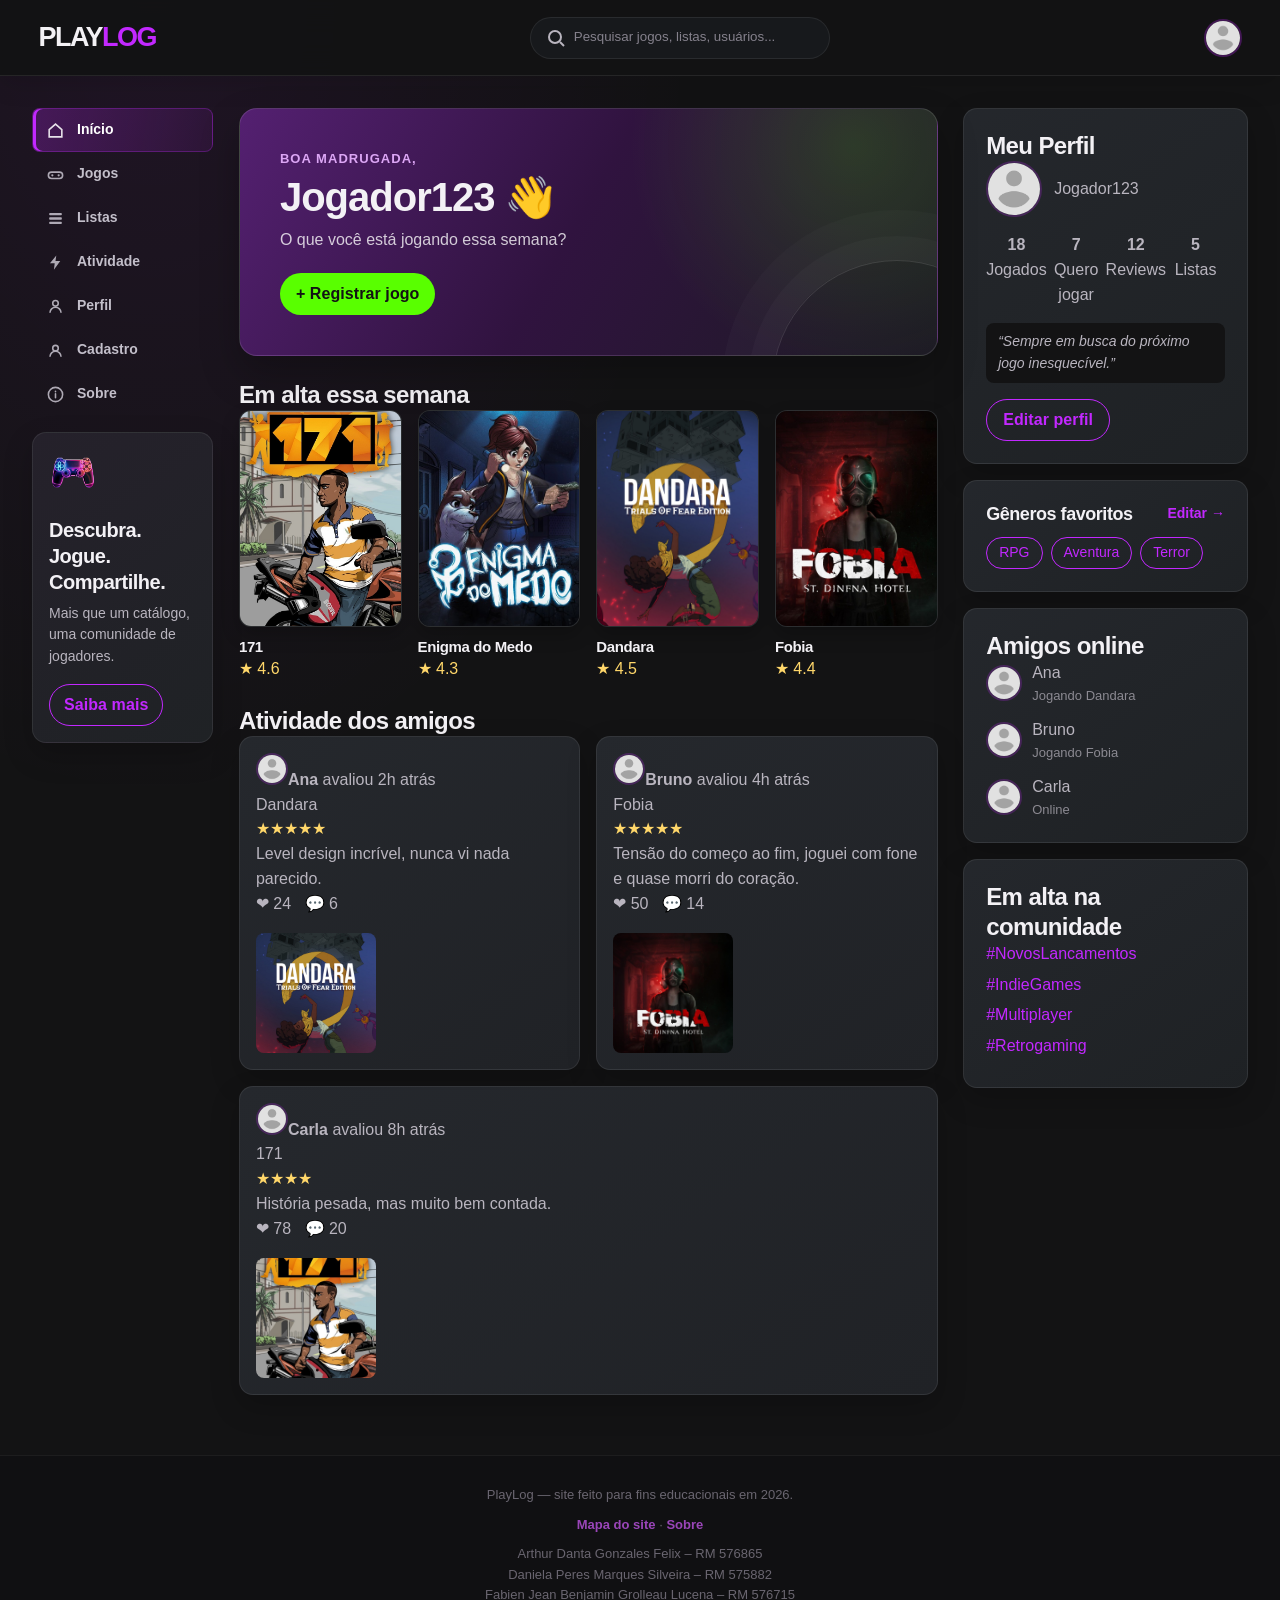
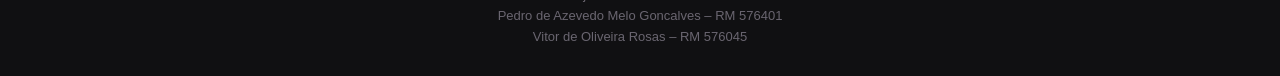
<file: index.html>
<!DOCTYPE html>
<html lang="pt-br">
<head>
  <meta charset="UTF-8">
  <meta name="viewport" content="width=device-width, initial-scale=1.0">
  <title>PlayLog - Início</title>
  <link rel="stylesheet" href="vendor/bootstrap/bootstrap.min.css">
  <link rel="stylesheet" href="css/style.css">
</head>
<body class="app-shell">

  <header class="topbar navbar navbar-dark">
    <button class="navbar-toggler d-lg-none" type="button" data-bs-toggle="offcanvas" data-bs-target="#menuLateral" aria-controls="menuLateral" aria-label="Abrir menu de navegação">
      <span class="navbar-toggler-icon"></span>
    </button>

    <a href="index.html" class="brand">
      <span class="brand-name">Play<span class="brand-accent">Log</span></span>
    </a>

    <form class="search-box" id="buscaTopo" role="search">
      <svg viewBox="0 0 20 20" class="icon" aria-hidden="true"><circle cx="9" cy="9" r="6" fill="none" stroke="currentColor" stroke-width="2"/><line x1="14" y1="14" x2="18" y2="18" stroke="currentColor" stroke-width="2"/></svg>
      <label for="campoBuscaTopo" class="visually-hidden">Pesquisar jogos</label>
      <input type="search" id="campoBuscaTopo" placeholder="Pesquisar jogos, listas, usuários...">
    </form>

    <div class="topbar-icons">
      <a href="perfil.html" class="topbar-avatar-link" aria-label="Meu perfil"><img src="assets/avatar_placeholder.png" alt="Avatar de Jogador123" class="topbar-avatar"></a>
    </div>
  </header>

  <div class="app-body container-fluid">
    <div class="row g-3">

    <div class="col-lg-3 col-xl-2 sidebar-col">
    <aside class="sidebar-left offcanvas-lg offcanvas-start" tabindex="-1" id="menuLateral" aria-labelledby="menuLateralTitulo">
      <div class="offcanvas-header d-lg-none">
        <h2 class="offcanvas-title" id="menuLateralTitulo">Menu</h2>
        <button type="button" class="btn-close btn-close-white" data-bs-dismiss="offcanvas" data-bs-target="#menuLateral" aria-label="Fechar menu"></button>
      </div>
      <div class="offcanvas-body">
      <nav aria-label="Menu lateral">
        <ul>
          <li><a href="index.html" class="active" aria-current="page">
            <svg viewBox="0 0 24 24" class="icon" aria-hidden="true"><path d="M4 11 L12 4 L20 11 V20 H4 Z" fill="none" stroke="currentColor" stroke-width="2"/></svg>
            Início
          </a></li>
          <li><a href="jogos.html">
            <svg viewBox="0 0 24 24" class="icon" aria-hidden="true"><rect x="3" y="9" width="18" height="8" rx="4" fill="none" stroke="currentColor" stroke-width="2"/><circle cx="8" cy="13" r="1.4" fill="currentColor"/><circle cx="16" cy="13" r="1.4" fill="currentColor"/></svg>
            Jogos
          </a></li>
          <li><a href="listas.html">
            <svg viewBox="0 0 24 24" class="icon" aria-hidden="true"><rect x="4" y="5" width="16" height="3" rx="1" fill="currentColor"/><rect x="4" y="10.5" width="16" height="3" rx="1" fill="currentColor"/><rect x="4" y="16" width="16" height="3" rx="1" fill="currentColor"/></svg>
            Listas
          </a></li>
          <li><a href="atividade.html">
            <svg viewBox="0 0 24 24" class="icon" aria-hidden="true"><path d="M13 3 L5 13 h6 l-1 8 8 -11 h-6 Z" fill="currentColor"/></svg>
            Atividade
          </a></li>
          <li><a href="perfil.html">
            <svg viewBox="0 0 24 24" class="icon" aria-hidden="true"><circle cx="12" cy="8" r="3.5" fill="none" stroke="currentColor" stroke-width="2"/><path d="M5 20 a7 7 0 0 1 14 0" fill="none" stroke="currentColor" stroke-width="2"/></svg>
            Perfil
          </a></li>
          <li><a href="cadastro.html">
            <svg viewBox="0 0 24 24" class="icon" aria-hidden="true"><circle cx="12" cy="9" r="3.5" fill="none" stroke="currentColor" stroke-width="2"/><path d="M5 20 a7 7 0 0 1 14 0" fill="none" stroke="currentColor" stroke-width="2"/></svg>
            Cadastro
          </a></li>
          <li><a href="sobre.html">
            <svg viewBox="0 0 24 24" class="icon" aria-hidden="true"><circle cx="12" cy="12" r="9" fill="none" stroke="currentColor" stroke-width="2"/><path d="M12 11 v5 M12 8 v0.5" fill="none" stroke="currentColor" stroke-width="2" stroke-linecap="round"/></svg>
            Sobre
          </a></li>
        </ul>
      </nav>
      <div class="side-promo">
        <img src="assets/controller.png" alt="" class="side-promo-image">
        <h2>Descubra. Jogue. Compartilhe.</h2>
        <p>Mais que um catálogo, uma comunidade de jogadores.</p>
        <a href="cadastro.html" class="cta-button btn">Saiba mais</a>
      </div>
      </div>
    </aside>
    </div>

    <main class="feed col-12 col-lg-9 col-xl-7" id="conteudo">

      <section class="welcome-banner">
        <div class="welcome-text">
          <p class="welcome-eyebrow" data-saudacao>Boa noite,</p>
          <h1><span data-usuario>Jogador123</span> <span aria-hidden="true">&#128075;</span></h1>
          <p>O que você está jogando essa semana?</p>
          <button type="button" class="cta-button cta-solid btn" data-registrar>+ Registrar jogo</button>
        </div>
      </section>

      <section class="trending" aria-labelledby="trending-title">
        <h2 id="trending-title">Em alta essa semana</h2>
        <div class="row row-cols-2 row-cols-md-4 g-3">
          <div class="col"><article class="game-card card" data-detalhes="171" role="button" tabindex="0">
            <img src="assets/171_cover.jpg" alt="Capa do jogo 171">
            <h3>171</h3>
            <p class="rating">&#9733; 4.6</p>
          </article></div>
          <div class="col"><article class="game-card card" data-detalhes="enigma-do-medo" role="button" tabindex="0">
            <img src="assets/enigma_do_medo_cover.jpg" alt="Capa do jogo Enigma do Medo">
            <h3>Enigma do Medo</h3>
            <p class="rating">&#9733; 4.3</p>
          </article></div>
          <div class="col"><article class="game-card card" data-detalhes="dandara" role="button" tabindex="0">
            <img src="assets/dandara_cover.jpeg" alt="Capa do jogo Dandara">
            <h3>Dandara</h3>
            <p class="rating">&#9733; 4.5</p>
          </article></div>
          <div class="col"><article class="game-card card" data-detalhes="fobia" role="button" tabindex="0">
            <img src="assets/fobia_cover.jpg" alt="Capa do jogo Fobia">
            <h3>Fobia</h3>
            <p class="rating">&#9733; 4.4</p>
          </article></div>
        </div>
      </section>

      <section class="activity" aria-labelledby="activity-title">
        <h2 id="activity-title">Atividade dos amigos</h2>
        <ul class="activity-list">
          <li class="activity-card">
            <div class="activity-body">
              <p class="activity-meta"><img src="assets/avatar_placeholder.png" alt="" class="activity-avatar"><strong>Ana</strong> avaliou <span class="activity-time">2h atrás</span></p>
              <p class="activity-game">Dandara</p>
              <p class="rating">&#9733;&#9733;&#9733;&#9733;&#9733;</p>
              <p class="activity-comment">Level design incrível, nunca vi nada parecido.</p>
              <p class="activity-stats">&#10084; 24 &nbsp; &#128172; 6</p>
            </div>
            <img src="assets/dandara_cover.jpeg" alt="Capa do jogo Dandara" class="activity-cover">
          </li>
          <li class="activity-card">
            <div class="activity-body">
              <p class="activity-meta"><img src="assets/avatar_placeholder.png" alt="" class="activity-avatar"><strong>Bruno</strong> avaliou <span class="activity-time">4h atrás</span></p>
              <p class="activity-game">Fobia</p>
              <p class="rating">&#9733;&#9733;&#9733;&#9733;&#9733;</p>
              <p class="activity-comment">Tensão do começo ao fim, joguei com fone e quase morri do coração.</p>
              <p class="activity-stats">&#10084; 50 &nbsp; &#128172; 14</p>
            </div>
            <img src="assets/fobia_cover.jpg" alt="Capa do jogo Fobia" class="activity-cover">
          </li>
          <li class="activity-card">
            <div class="activity-body">
              <p class="activity-meta"><img src="assets/avatar_placeholder.png" alt="" class="activity-avatar"><strong>Carla</strong> avaliou <span class="activity-time">8h atrás</span></p>
              <p class="activity-game">171</p>
              <p class="rating">&#9733;&#9733;&#9733;&#9733;</p>
              <p class="activity-comment">História pesada, mas muito bem contada.</p>
              <p class="activity-stats">&#10084; 78 &nbsp; &#128172; 20</p>
            </div>
            <img src="assets/171_cover.jpg" alt="Capa do jogo 171" class="activity-cover">
          </li>
        </ul>
      </section>

    </main>

    <aside class="sidebar-right col-12 col-xl-3" aria-label="Perfil e comunidade">

      <div class="panel profile-card">
        <h2>Meu Perfil</h2>
        <div class="profile-head">
          <img src="assets/avatar_placeholder.png" alt="Avatar de Jogador123" class="profile-avatar">
          <span class="profile-name" data-usuario>Jogador123</span>
        </div>
        <div class="profile-stats">
          <div><strong data-stat="jogados">18</strong><span>Jogados</span></div>
          <div><strong data-stat="queroJogar">7</strong><span>Quero jogar</span></div>
          <div><strong data-stat="reviews">12</strong><span>Reviews</span></div>
          <div><strong data-stat="listas">5</strong><span>Listas</span></div>
        </div>
        <p class="profile-quote">&ldquo;Sempre em busca do próximo jogo inesquecível.&rdquo;</p>
        <a href="perfil.html" class="cta-button btn">Editar perfil</a>
      </div>

      <div class="panel">
        <div class="panel-title-row">
          <h2>Gêneros favoritos</h2>
          <a href="cadastro.html" class="panel-edit-link">Editar</a>
        </div>
        <ul class="tag-list">
          <li>RPG</li>
          <li>Aventura</li>
          <li>Terror</li>
        </ul>
      </div>

      <div class="panel">
        <h2>Amigos online</h2>
        <ul class="friend-list">
          <li>
            <img src="assets/avatar_placeholder.png" alt="" class="friend-avatar">
            <div>
              <span class="friend-name">Ana</span>
              <span class="friend-status">Jogando Dandara</span>
            </div>
          </li>
          <li>
            <img src="assets/avatar_placeholder.png" alt="" class="friend-avatar">
            <div>
              <span class="friend-name">Bruno</span>
              <span class="friend-status">Jogando Fobia</span>
            </div>
          </li>
          <li>
            <img src="assets/avatar_placeholder.png" alt="" class="friend-avatar">
            <div>
              <span class="friend-name">Carla</span>
              <span class="friend-status">Online</span>
            </div>
          </li>
        </ul>
      </div>

      <div class="panel">
        <h2>Em alta na comunidade</h2>
        <ul class="hashtag-list">
          <li>#NovosLancamentos</li>
          <li>#IndieGames</li>
          <li>#Multiplayer</li>
          <li>#Retrogaming</li>
        </ul>
      </div>

    </aside>

  </div>
  </div>

  <footer class="site-footer">
    <p>PlayLog &mdash; site feito para fins educacionais em 2026.</p>

    <p class="footer-links"><a href="mapa.html">Mapa do site</a> &middot; <a href="sobre.html">Sobre</a></p>

    <p class="creditos">
      Arthur Danta Gonzales Felix &ndash; RM 576865<br>
      Daniela Peres Marques Silveira &ndash; RM 575882<br>
      Fabien Jean Benjamin Grolleau Lucena &ndash; RM 576715<br>
      Pedro de Azevedo Melo Goncalves &ndash; RM 576401<br>
      Vitor de Oliveira Rosas &ndash; RM 576045
    </p>
  </footer>

  <script src="vendor/bootstrap/bootstrap.bundle.min.js"></script>
  <script src="js/dados.js"></script>
  <script src="js/utils.js"></script>
  <script src="js/usuario.js"></script>
  <script src="js/validacao.js"></script>
  <script src="js/cards.js"></script>
  <script src="js/catalogo.js"></script>
  <script src="js/atividade.js"></script>
  <script src="js/listas.js"></script>
  <script src="js/cadastro.js"></script>
  <script src="js/main.js"></script>
</body>
</html>
</file>
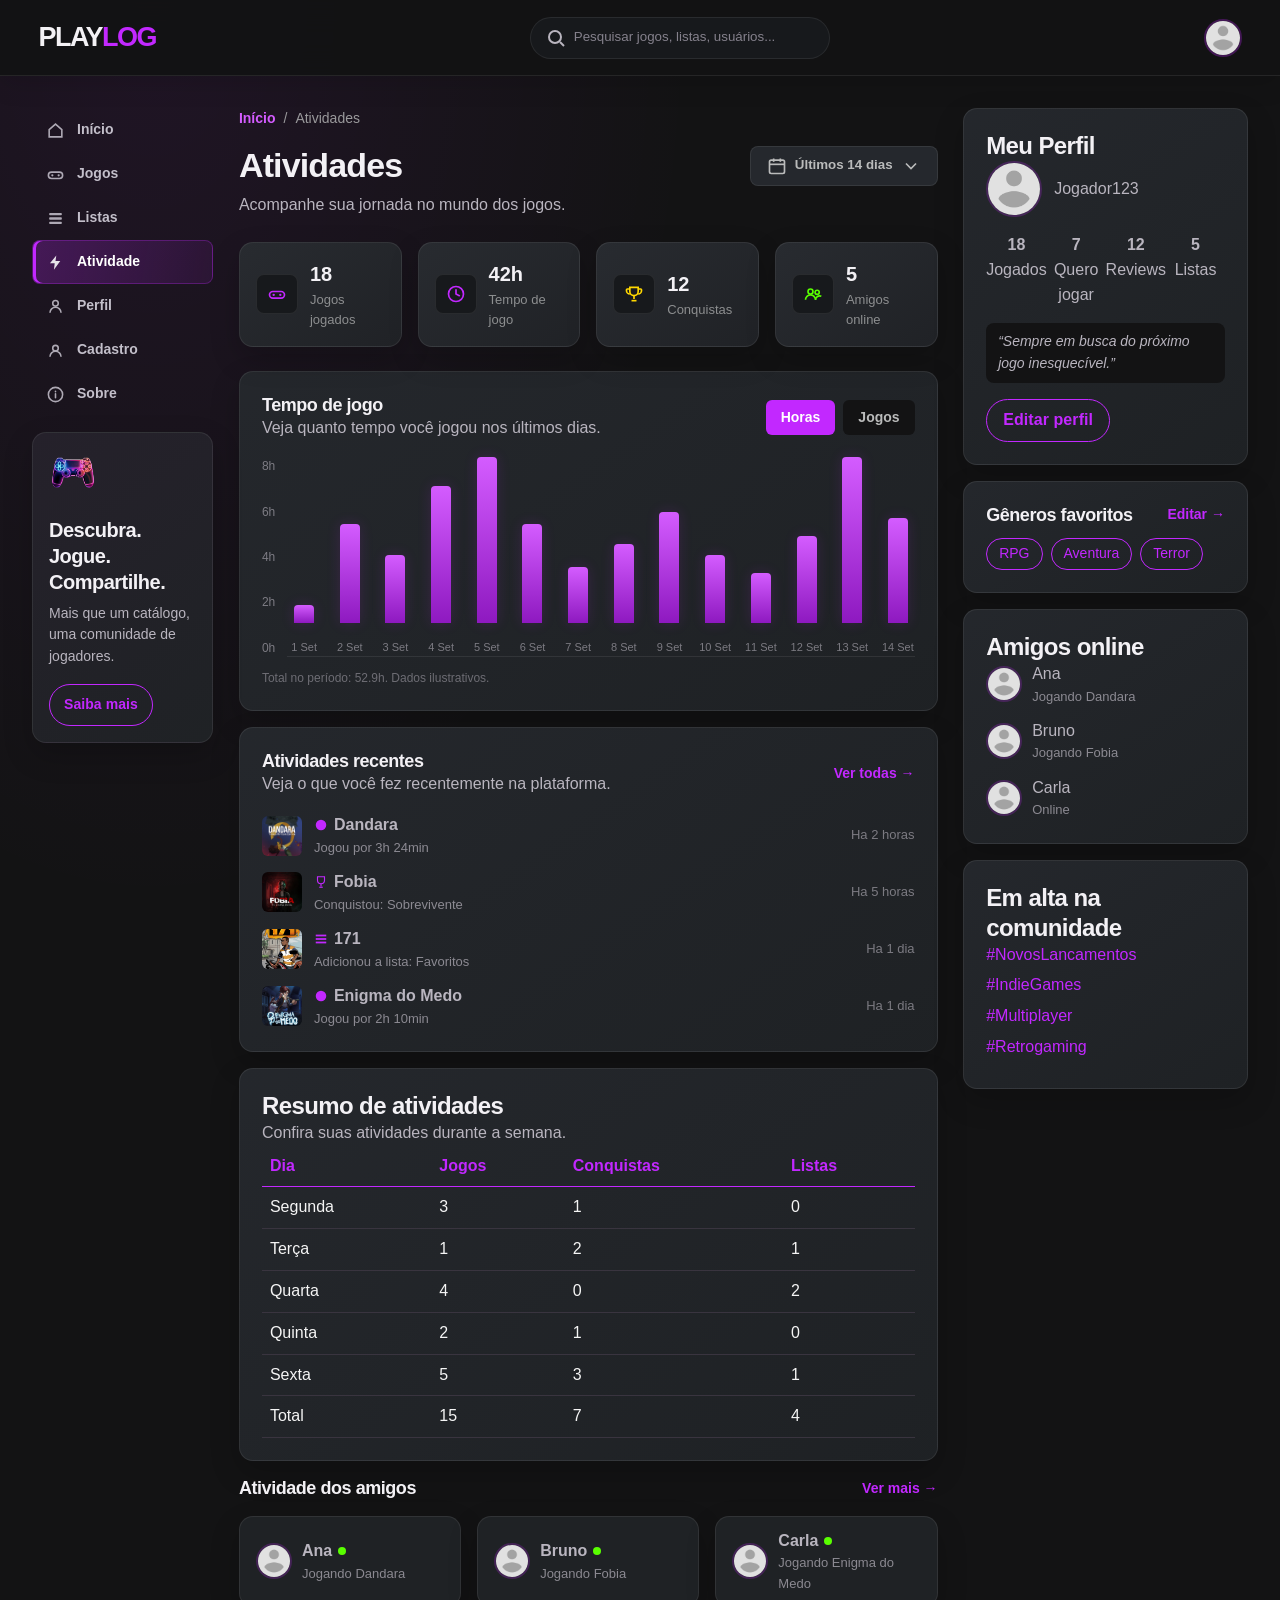
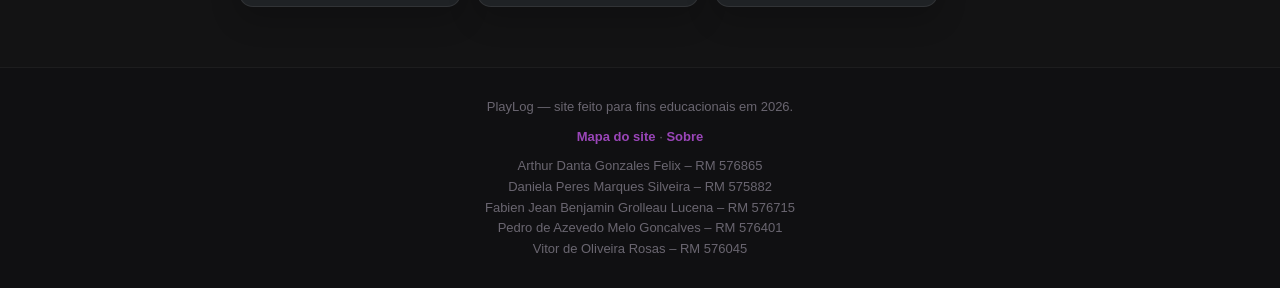
<file: atividade.html>
<!DOCTYPE html>
<html lang="pt-br">
<head>
  <meta charset="UTF-8">
  <meta name="viewport" content="width=device-width, initial-scale=1.0">
  <title>PlayLog - Atividades</title>
  <link rel="stylesheet" href="vendor/bootstrap/bootstrap.min.css">
  <link rel="stylesheet" href="css/style.css">
</head>
<body class="app-shell">

  <header class="topbar navbar navbar-dark">
    <button class="navbar-toggler d-lg-none" type="button" data-bs-toggle="offcanvas" data-bs-target="#menuLateral" aria-controls="menuLateral" aria-label="Abrir menu de navegação">
      <span class="navbar-toggler-icon"></span>
    </button>

    <a href="index.html" class="brand">
      <span class="brand-name">Play<span class="brand-accent">Log</span></span>
    </a>

    <form class="search-box" id="buscaTopo" role="search">
      <svg viewBox="0 0 20 20" class="icon" aria-hidden="true"><circle cx="9" cy="9" r="6" fill="none" stroke="currentColor" stroke-width="2"/><line x1="14" y1="14" x2="18" y2="18" stroke="currentColor" stroke-width="2"/></svg>
      <label for="campoBuscaTopo" class="visually-hidden">Pesquisar jogos</label>
      <input type="search" id="campoBuscaTopo" placeholder="Pesquisar jogos, listas, usuários...">
    </form>

    <div class="topbar-icons">
      <a href="perfil.html" class="topbar-avatar-link" aria-label="Meu perfil"><img src="assets/avatar_placeholder.png" alt="Avatar de Jogador123" class="topbar-avatar"></a>
    </div>
  </header>

  <div class="app-body container-fluid">
    <div class="row g-3">

    <div class="col-lg-3 col-xl-2 sidebar-col">
    <aside class="sidebar-left offcanvas-lg offcanvas-start" tabindex="-1" id="menuLateral" aria-labelledby="menuLateralTitulo">
      <div class="offcanvas-header d-lg-none">
        <h2 class="offcanvas-title" id="menuLateralTitulo">Menu</h2>
        <button type="button" class="btn-close btn-close-white" data-bs-dismiss="offcanvas" data-bs-target="#menuLateral" aria-label="Fechar menu"></button>
      </div>
      <div class="offcanvas-body">
      <nav aria-label="Menu lateral">
        <ul>
          <li><a href="index.html">
            <svg viewBox="0 0 24 24" class="icon" aria-hidden="true"><path d="M4 11 L12 4 L20 11 V20 H4 Z" fill="none" stroke="currentColor" stroke-width="2"/></svg>
            Início
          </a></li>
          <li><a href="jogos.html">
            <svg viewBox="0 0 24 24" class="icon" aria-hidden="true"><rect x="3" y="9" width="18" height="8" rx="4" fill="none" stroke="currentColor" stroke-width="2"/><circle cx="8" cy="13" r="1.4" fill="currentColor"/><circle cx="16" cy="13" r="1.4" fill="currentColor"/></svg>
            Jogos
          </a></li>
          <li><a href="listas.html">
            <svg viewBox="0 0 24 24" class="icon" aria-hidden="true"><rect x="4" y="5" width="16" height="3" rx="1" fill="currentColor"/><rect x="4" y="10.5" width="16" height="3" rx="1" fill="currentColor"/><rect x="4" y="16" width="16" height="3" rx="1" fill="currentColor"/></svg>
            Listas
          </a></li>
          <li><a href="atividade.html" class="active" aria-current="page">
            <svg viewBox="0 0 24 24" class="icon" aria-hidden="true"><path d="M13 3 L5 13 h6 l-1 8 8 -11 h-6 Z" fill="currentColor"/></svg>
            Atividade
          </a></li>
          <li><a href="perfil.html">
            <svg viewBox="0 0 24 24" class="icon" aria-hidden="true"><circle cx="12" cy="8" r="3.5" fill="none" stroke="currentColor" stroke-width="2"/><path d="M5 20 a7 7 0 0 1 14 0" fill="none" stroke="currentColor" stroke-width="2"/></svg>
            Perfil
          </a></li>
          <li><a href="cadastro.html">
            <svg viewBox="0 0 24 24" class="icon" aria-hidden="true"><circle cx="12" cy="9" r="3.5" fill="none" stroke="currentColor" stroke-width="2"/><path d="M5 20 a7 7 0 0 1 14 0" fill="none" stroke="currentColor" stroke-width="2"/></svg>
            Cadastro
          </a></li>
          <li><a href="sobre.html">
            <svg viewBox="0 0 24 24" class="icon" aria-hidden="true"><circle cx="12" cy="12" r="9" fill="none" stroke="currentColor" stroke-width="2"/><path d="M12 11 v5 M12 8 v0.5" fill="none" stroke="currentColor" stroke-width="2" stroke-linecap="round"/></svg>
            Sobre
          </a></li>
        </ul>
      </nav>
      <div class="side-promo">
        <img src="assets/controller.png" alt="" class="side-promo-image">
        <h2>Descubra. Jogue. Compartilhe.</h2>
        <p>Mais que um catálogo, uma comunidade de jogadores.</p>
        <a href="cadastro.html" class="cta-button">Saiba mais</a>
      </div>
      </div>
    </aside>
    </div>

    <main class="feed col-12 col-lg-9 col-xl-7" id="conteudo">
      <nav aria-label="Você está em"><ol class="breadcrumb">
        <li class="breadcrumb-item"><a href="index.html">Início</a></li>
        <li class="breadcrumb-item active" aria-current="page">Atividades</li>
      </ol></nav>


      <section class="page-header">
        <div>
          <h1>Atividades</h1>
          <p>Acompanhe sua jornada no mundo dos jogos.</p>
        </div>
        <div class="dropdown">
          <button type="button" class="dropdown-button" data-bs-toggle="dropdown" aria-expanded="false">
            <svg viewBox="0 0 24 24" class="icon" aria-hidden="true"><rect x="3" y="5" width="18" height="16" rx="2" fill="none" stroke="currentColor" stroke-width="2"/><line x1="3" y1="10" x2="21" y2="10" stroke="currentColor" stroke-width="2"/><line x1="8" y1="3" x2="8" y2="7" stroke="currentColor" stroke-width="2"/><line x1="16" y1="3" x2="16" y2="7" stroke="currentColor" stroke-width="2"/></svg>
            <span id="rotuloPeriodo">Últimos 14 dias</span>
            <svg viewBox="0 0 24 24" class="icon" aria-hidden="true"><path d="M6 9 l6 6 6 -6" fill="none" stroke="currentColor" stroke-width="2"/></svg>
          </button>
          <ul class="dropdown-menu dropdown-menu-end dropdown-menu-playlog">
            <li><button type="button" class="dropdown-item" data-periodo="7">Últimos 7 dias</button></li>
            <li><button type="button" class="dropdown-item active" data-periodo="14">Últimos 14 dias</button></li>
            <li><button type="button" class="dropdown-item" data-periodo="30">Últimos 30 dias</button></li>
          </ul>
        </div>
      </section>

      <section class="stat-cards" aria-label="Resumo de atividade">
        <div class="stat-card">
          <span class="stat-icon">
            <svg viewBox="0 0 24 24" class="icon" aria-hidden="true"><rect x="3" y="9" width="18" height="8" rx="4" fill="none" stroke="currentColor" stroke-width="2"/><circle cx="8" cy="13" r="1.4" fill="currentColor"/><circle cx="16" cy="13" r="1.4" fill="currentColor"/></svg>
          </span>
          <span>
            <strong class="stat-value" data-stat="jogados">18</strong>
            <span class="stat-label">Jogos jogados</span>
          </span>
        </div>
        <div class="stat-card">
          <span class="stat-icon">
            <svg viewBox="0 0 24 24" class="icon" aria-hidden="true"><circle cx="12" cy="12" r="9" fill="none" stroke="currentColor" stroke-width="2"/><path d="M12 7 v5 l4 2" fill="none" stroke="currentColor" stroke-width="2" stroke-linecap="round"/></svg>
          </span>
          <span>
            <strong class="stat-value">42h</strong>
            <span class="stat-label">Tempo de jogo</span>
          </span>
        </div>
        <div class="stat-card">
          <span class="stat-icon">
            <svg viewBox="0 0 24 24" class="icon" aria-hidden="true"><path d="M7 4 h10 v5 a5 5 0 0 1 -10 0 Z" fill="none" stroke="currentColor" stroke-width="2"/><path d="M7 6 H4 a1 1 0 0 0 -1 1 v1 a4 4 0 0 0 4 4" fill="none" stroke="currentColor" stroke-width="2"/><path d="M17 6 h3 a1 1 0 0 1 1 1 v1 a4 4 0 0 1 -4 4" fill="none" stroke="currentColor" stroke-width="2"/><line x1="12" y1="14" x2="12" y2="18" stroke="currentColor" stroke-width="2"/><line x1="9" y1="20" x2="15" y2="20" stroke="currentColor" stroke-width="2"/></svg>
          </span>
          <span>
            <strong class="stat-value">12</strong>
            <span class="stat-label">Conquistas</span>
          </span>
        </div>
        <div class="stat-card">
          <span class="stat-icon">
            <svg viewBox="0 0 24 24" class="icon" aria-hidden="true"><circle cx="9" cy="9" r="3" fill="none" stroke="currentColor" stroke-width="2"/><path d="M3 19 a6 6 0 0 1 12 0" fill="none" stroke="currentColor" stroke-width="2"/><circle cx="17" cy="10" r="2.5" fill="none" stroke="currentColor" stroke-width="2"/><path d="M15 19 a5 5 0 0 1 7 -4.3" fill="none" stroke="currentColor" stroke-width="2"/></svg>
          </span>
          <span>
            <strong class="stat-value">5</strong>
            <span class="stat-label">Amigos online</span>
          </span>
        </div>
      </section>

      <section class="panel chart-panel" aria-labelledby="chart-title">
        <div class="chart-header">
          <div>
            <h2 id="chart-title">Tempo de jogo</h2>
            <p>Veja quanto tempo você jogou nos últimos dias.</p>
          </div>
          <div class="chart-toggle">
            <button type="button" class="chart-toggle-btn active" data-metrica="horas" aria-pressed="true">Horas</button>
            <button type="button" class="chart-toggle-btn" data-metrica="jogos" aria-pressed="false">Jogos</button>
          </div>
        </div>

        <div class="bar-chart">
          <div class="bar-chart-axis" id="graficoEixo" aria-hidden="true"></div>
          <div class="bar-chart-plot" id="graficoPlot" role="img" aria-label="Gráfico de barras com o tempo de jogo por dia"></div>
        </div>
        <p class="chart-caption" id="legendaGrafico" aria-live="polite">Dados ilustrativos.</p>
      </section>

      <section class="panel recent-panel" aria-labelledby="recent-title">
        <div class="section-header-row">
          <div>
            <h2 id="recent-title">Atividades recentes</h2>
            <p>Veja o que você fez recentemente na plataforma.</p>
          </div>
          <a href="#" class="panel-edit-link" data-soon>Ver todas &#8594;</a>
        </div>

        <ul class="recent-list">
          <li class="recent-item">
            <img src="assets/dandara_cover.jpeg" alt="Capa do jogo Dandara" class="recent-thumb">
            <div class="recent-main">
              <p class="recent-title">
                <svg viewBox="0 0 16 16" class="dot-icon" aria-hidden="true"><circle cx="8" cy="8" r="6" fill="var(--color-purple)"/></svg>
                Dandara
              </p>
              <p class="recent-desc">Jogou por 3h 24min</p>
            </div>
            <span class="recent-time">Ha 2 horas</span>
          </li>
          <li class="recent-item">
            <img src="assets/fobia_cover.jpg" alt="Capa do jogo Fobia" class="recent-thumb">
            <div class="recent-main">
              <p class="recent-title">
                <svg viewBox="0 0 16 16" class="dot-icon" aria-hidden="true"><path d="M4 2 h8 v4 a4 4 0 0 1 -8 0 Z" fill="none" stroke="var(--color-purple)" stroke-width="1.3"/><line x1="8" y1="10" x2="8" y2="13" stroke="var(--color-purple)" stroke-width="1.3"/><line x1="6" y1="14" x2="10" y2="14" stroke="var(--color-purple)" stroke-width="1.3"/></svg>
                Fobia
              </p>
              <p class="recent-desc">Conquistou: Sobrevivente</p>
            </div>
            <span class="recent-time">Ha 5 horas</span>
          </li>
          <li class="recent-item">
            <img src="assets/171_cover.jpg" alt="Capa do jogo 171" class="recent-thumb">
            <div class="recent-main">
              <p class="recent-title">
                <svg viewBox="0 0 16 16" class="dot-icon" aria-hidden="true"><rect x="2" y="3" width="12" height="2" fill="var(--color-purple)"/><rect x="2" y="7" width="12" height="2" fill="var(--color-purple)"/><rect x="2" y="11" width="12" height="2" fill="var(--color-purple)"/></svg>
                171
              </p>
              <p class="recent-desc">Adicionou a lista: Favoritos</p>
            </div>
            <span class="recent-time">Ha 1 dia</span>
          </li>
          <li class="recent-item">
            <img src="assets/enigma_do_medo_cover.jpg" alt="Capa do jogo Enigma do Medo" class="recent-thumb">
            <div class="recent-main">
              <p class="recent-title">
                <svg viewBox="0 0 16 16" class="dot-icon" aria-hidden="true"><circle cx="8" cy="8" r="6" fill="var(--color-purple)"/></svg>
                Enigma do Medo
              </p>
              <p class="recent-desc">Jogou por 2h 10min</p>
            </div>
            <span class="recent-time">Ha 1 dia</span>
          </li>
        </ul>
      </section>
<section class="panel" aria-labelledby="matriz-title">
  <h2 id="matriz-title">Resumo de atividades</h2>
  <p>Confira suas atividades durante a semana.</p>

  <div class="table-responsive">
    <table class="table table-hover align-middle tabela-atividade">
      <thead>
        <tr>
          <th>Dia</th>
          <th>Jogos</th>
          <th>Conquistas</th>
          <th>Listas</th>
        </tr>
      </thead>
      <tbody>
      </tbody>
    </table>
  </div>
</section>
      <section class="friends-activity" aria-labelledby="friends-activity-title">
        <div class="section-header-row">
          <h2 id="friends-activity-title">Atividade dos amigos</h2>
          <a href="#" class="panel-edit-link" data-soon>Ver mais &#8594;</a>
        </div>
        <div class="friends-activity-row">
          <div class="friends-activity-card">
            <img src="assets/avatar_placeholder.png" alt="" class="friend-avatar">
            <div>
              <span class="friend-name">Ana <span class="status-dot" aria-hidden="true"></span></span>
              <span class="friend-status">Jogando Dandara</span>
            </div>
          </div>
          <div class="friends-activity-card">
            <img src="assets/avatar_placeholder.png" alt="" class="friend-avatar">
            <div>
              <span class="friend-name">Bruno <span class="status-dot" aria-hidden="true"></span></span>
              <span class="friend-status">Jogando Fobia</span>
            </div>
          </div>
          <div class="friends-activity-card">
            <img src="assets/avatar_placeholder.png" alt="" class="friend-avatar">
            <div>
              <span class="friend-name">Carla <span class="status-dot" aria-hidden="true"></span></span>
              <span class="friend-status">Jogando Enigma do Medo</span>
            </div>
          </div>
        </div>
      </section>

    </main>

    <aside class="sidebar-right col-12 col-xl-3" aria-label="Perfil e comunidade">

      <div class="panel profile-card">
        <h2>Meu Perfil</h2>
        <div class="profile-head">
          <img src="assets/avatar_placeholder.png" alt="Avatar de Jogador123" class="profile-avatar">
          <span class="profile-name" data-usuario>Jogador123</span>
        </div>
        <div class="profile-stats">
          <div><strong data-stat="jogados">18</strong><span>Jogados</span></div>
          <div><strong data-stat="queroJogar">7</strong><span>Quero jogar</span></div>
          <div><strong data-stat="reviews">12</strong><span>Reviews</span></div>
          <div><strong data-stat="listas">5</strong><span>Listas</span></div>
        </div>
        <p class="profile-quote">&ldquo;Sempre em busca do próximo jogo inesquecível.&rdquo;</p>
        <a href="cadastro.html" class="cta-button">Editar perfil</a>
      </div>

      <div class="panel">
        <div class="panel-title-row">
          <h2>Gêneros favoritos</h2>
          <a href="cadastro.html" class="panel-edit-link">Editar</a>
        </div>
        <ul class="tag-list">
          <li>RPG</li>
          <li>Aventura</li>
          <li>Terror</li>
        </ul>
      </div>

      <div class="panel">
        <h2>Amigos online</h2>
        <ul class="friend-list">
          <li>
            <img src="assets/avatar_placeholder.png" alt="" class="friend-avatar">
            <div>
              <span class="friend-name">Ana</span>
              <span class="friend-status">Jogando Dandara</span>
            </div>
          </li>
          <li>
            <img src="assets/avatar_placeholder.png" alt="" class="friend-avatar">
            <div>
              <span class="friend-name">Bruno</span>
              <span class="friend-status">Jogando Fobia</span>
            </div>
          </li>
          <li>
            <img src="assets/avatar_placeholder.png" alt="" class="friend-avatar">
            <div>
              <span class="friend-name">Carla</span>
              <span class="friend-status">Online</span>
            </div>
          </li>
        </ul>
      </div>

      <div class="panel">
        <h2>Em alta na comunidade</h2>
        <ul class="hashtag-list">
          <li>#NovosLancamentos</li>
          <li>#IndieGames</li>
          <li>#Multiplayer</li>
          <li>#Retrogaming</li>
        </ul>
      </div>

    </aside>

  </div>
  </div>

  <footer class="site-footer">
    <p>PlayLog &mdash; site feito para fins educacionais em 2026.</p>

    <p class="footer-links"><a href="mapa.html">Mapa do site</a> &middot; <a href="sobre.html">Sobre</a></p>

    <p class="creditos">
      Arthur Danta Gonzales Felix &ndash; RM 576865<br>
      Daniela Peres Marques Silveira &ndash; RM 575882<br>
      Fabien Jean Benjamin Grolleau Lucena &ndash; RM 576715<br>
      Pedro de Azevedo Melo Goncalves &ndash; RM 576401<br>
      Vitor de Oliveira Rosas &ndash; RM 576045
    </p>
  </footer>

  <script src="vendor/bootstrap/bootstrap.bundle.min.js"></script>
  <script src="js/dados.js"></script>
  <script src="js/utils.js"></script>
  <script src="js/usuario.js"></script>
  <script src="js/validacao.js"></script>
  <script src="js/cards.js"></script>
  <script src="js/catalogo.js"></script>
  <script src="js/atividade.js"></script>
  <script src="js/listas.js"></script>
  <script src="js/cadastro.js"></script>
  <script src="js/main.js"></script>
</body>
</html>
</file>
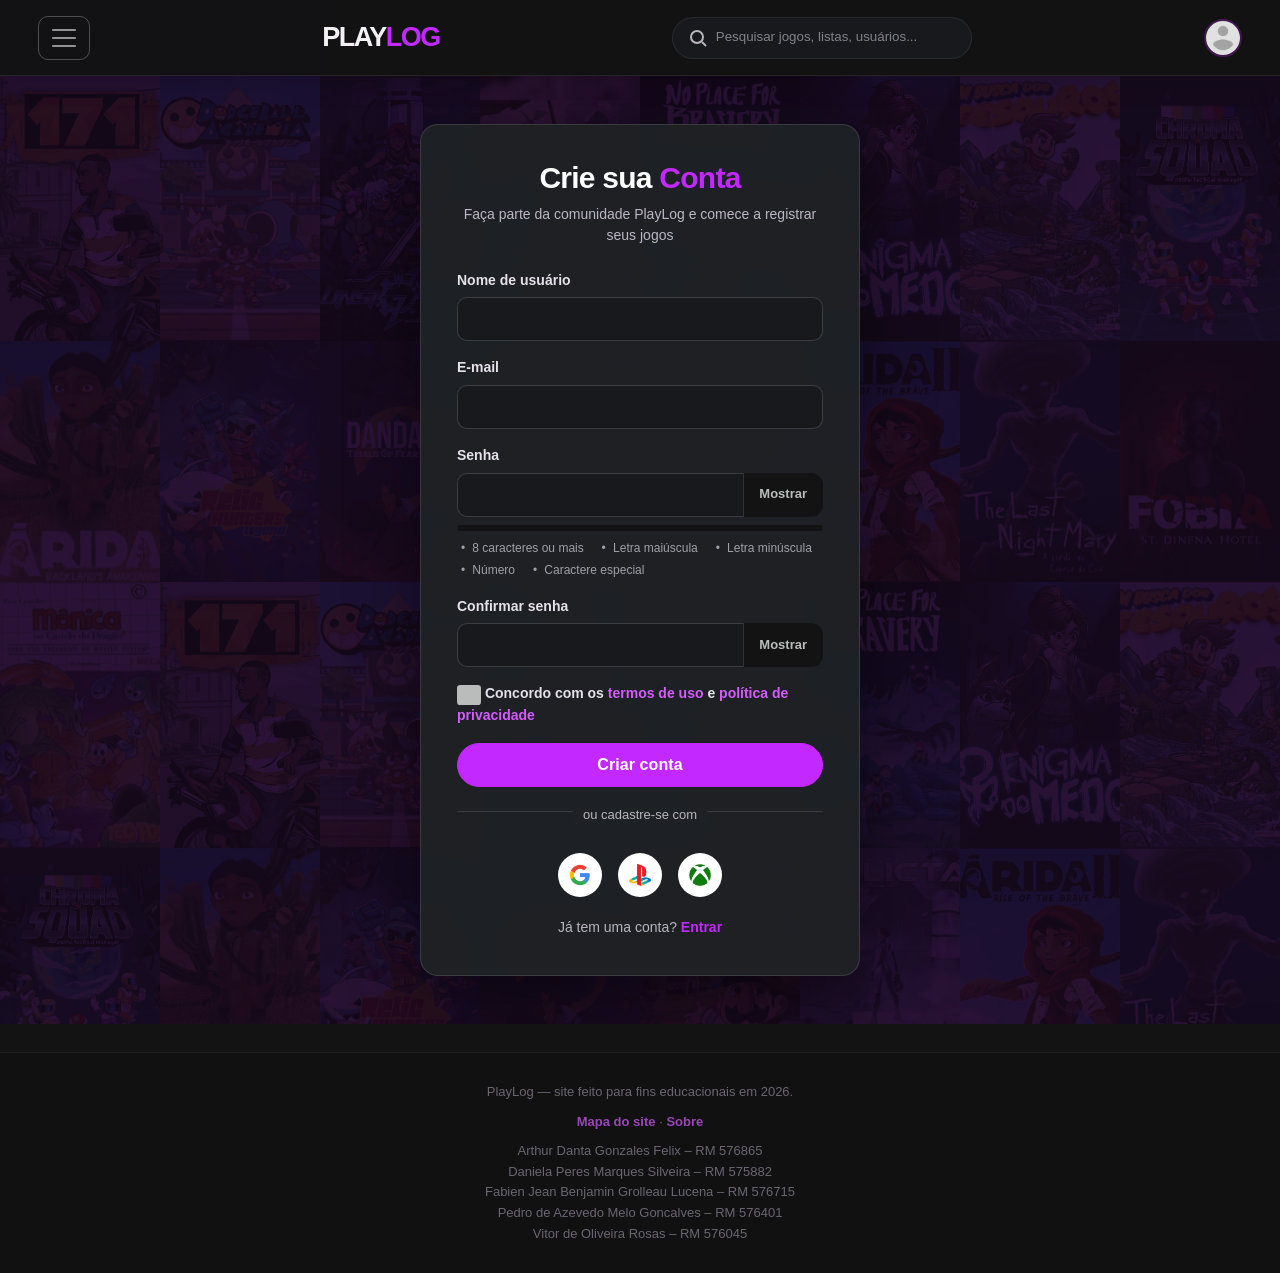
<file: cadastro.html>
<!DOCTYPE html>
<html lang="pt-br">
<head>
  <meta charset="UTF-8">
  <meta name="viewport" content="width=device-width, initial-scale=1.0">
  <title>PlayLog - Criar conta</title>
  <link rel="stylesheet" href="vendor/bootstrap/bootstrap.min.css">
  <link rel="stylesheet" href="css/style.css">
</head>
<body class="auth-shell">

  <header class="topbar navbar navbar-dark">
    <button class="navbar-toggler" type="button" data-bs-toggle="offcanvas" data-bs-target="#menuLateral" aria-controls="menuLateral" aria-label="Abrir menu de navegação">
      <span class="navbar-toggler-icon"></span>
    </button>

    <a href="index.html" class="brand">
      <span class="brand-name">Play<span class="brand-accent">Log</span></span>
    </a>

    <form class="search-box" id="buscaTopo" role="search">
      <svg viewBox="0 0 20 20" class="icon" aria-hidden="true"><circle cx="9" cy="9" r="6" fill="none" stroke="currentColor" stroke-width="2"/><line x1="14" y1="14" x2="18" y2="18" stroke="currentColor" stroke-width="2"/></svg>
      <label for="campoBuscaTopo" class="visually-hidden">Pesquisar jogos</label>
      <input type="search" id="campoBuscaTopo" placeholder="Pesquisar jogos, listas, usuários...">
    </form>

    <div class="topbar-icons">
      <a href="perfil.html" class="topbar-avatar-link" aria-label="Meu perfil"><img src="assets/avatar_placeholder.png" alt="Avatar de Jogador123" class="topbar-avatar"></a>
    </div>
  </header>

    <aside class="sidebar-left offcanvas offcanvas-start" tabindex="-1" id="menuLateral" aria-labelledby="menuLateralTitulo">
    <div class="offcanvas-header">
      <h2 class="offcanvas-title" id="menuLateralTitulo">Menu</h2>
      <button type="button" class="btn-close btn-close-white" data-bs-dismiss="offcanvas" aria-label="Fechar menu"></button>
    </div>
    <div class="offcanvas-body">
      <nav aria-label="Menu lateral">
        <ul>
          <li><a href="index.html">
            <svg viewBox="0 0 24 24" class="icon" aria-hidden="true"><path d="M4 11 L12 4 L20 11 V20 H4 Z" fill="none" stroke="currentColor" stroke-width="2"/></svg>
            Início
          </a></li>
          <li><a href="jogos.html">
            <svg viewBox="0 0 24 24" class="icon" aria-hidden="true"><rect x="3" y="9" width="18" height="8" rx="4" fill="none" stroke="currentColor" stroke-width="2"/><circle cx="8" cy="13" r="1.4" fill="currentColor"/><circle cx="16" cy="13" r="1.4" fill="currentColor"/></svg>
            Jogos
          </a></li>
          <li><a href="listas.html">
            <svg viewBox="0 0 24 24" class="icon" aria-hidden="true"><rect x="4" y="5" width="16" height="3" rx="1" fill="currentColor"/><rect x="4" y="10.5" width="16" height="3" rx="1" fill="currentColor"/><rect x="4" y="16" width="16" height="3" rx="1" fill="currentColor"/></svg>
            Listas
          </a></li>
          <li><a href="atividade.html">
            <svg viewBox="0 0 24 24" class="icon" aria-hidden="true"><path d="M13 3 L5 13 h6 l-1 8 8 -11 h-6 Z" fill="currentColor"/></svg>
            Atividade
          </a></li>
          <li><a href="perfil.html">
            <svg viewBox="0 0 24 24" class="icon" aria-hidden="true"><circle cx="12" cy="8" r="3.5" fill="none" stroke="currentColor" stroke-width="2"/><path d="M5 20 a7 7 0 0 1 14 0" fill="none" stroke="currentColor" stroke-width="2"/></svg>
            Perfil
          </a></li>
          <li><a href="cadastro.html" class="active" aria-current="page">
            <svg viewBox="0 0 24 24" class="icon" aria-hidden="true"><circle cx="12" cy="9" r="3.5" fill="none" stroke="currentColor" stroke-width="2"/><path d="M5 20 a7 7 0 0 1 14 0" fill="none" stroke="currentColor" stroke-width="2"/></svg>
            Cadastro
          </a></li>
          <li><a href="sobre.html">
            <svg viewBox="0 0 24 24" class="icon" aria-hidden="true"><circle cx="12" cy="12" r="9" fill="none" stroke="currentColor" stroke-width="2"/><path d="M12 11 v5 M12 8 v0.5" fill="none" stroke="currentColor" stroke-width="2" stroke-linecap="round"/></svg>
            Sobre
          </a></li>
        </ul>
      </nav>
      <div class="side-promo">
        <img src="assets/controller.png" alt="" class="side-promo-image">
        <h2>Descubra. Jogue. Compartilhe.</h2>
        <p>Mais que um catálogo, uma comunidade de jogadores.</p>
        <a href="cadastro.html" class="cta-button">Saiba mais</a>
      </div>
    </div>
  </aside>

  <main class="auth-main" id="conteudo">
    <div class="auth-backdrop" aria-hidden="true">
      <div class="cover-collage">
        <img src="assets/171_cover.jpg" alt="">
        <img src="assets/dodgeball_cover.jpeg" alt="">
        <img src="assets/unsighted_cover.jpeg" alt="">
        <img src="assets/9kings_cover.jpeg" alt="">
        <img src="assets/no_place_for_bravery_cover.jpeg" alt="">
        <img src="assets/enigma_do_medo_cover.jpg" alt="">
        <img src="assets/em_busca_dos_tesouros_cover.jpeg" alt="">
        <img src="assets/chroma_squad_cover.jpeg" alt="">
        <img src="assets/arida_cover.jpeg" alt="">
        <img src="assets/relic_hunters_cover.jpeg" alt="">
        <img src="assets/dandara_cover.jpeg" alt="">
        <img src="assets/gaucho_cover.jpeg" alt="">
        <img src="assets/relicta_cover.jpeg" alt="">
        <img src="assets/arida2_cover.jpeg" alt="">
        <img src="assets/the_last_night_mary_cover.jpeg" alt="">
        <img src="assets/fobia_cover.jpg" alt="">
        <img src="assets/monica_cover.jpeg" alt="">
        <img src="assets/171_cover.jpg" alt="">
        <img src="assets/dodgeball_cover.jpeg" alt="">
        <img src="assets/unsighted_cover.jpeg" alt="">
        <img src="assets/9kings_cover.jpeg" alt="">
        <img src="assets/no_place_for_bravery_cover.jpeg" alt="">
        <img src="assets/enigma_do_medo_cover.jpg" alt="">
        <img src="assets/em_busca_dos_tesouros_cover.jpeg" alt="">
        <img src="assets/chroma_squad_cover.jpeg" alt="">
        <img src="assets/arida_cover.jpeg" alt="">
        <img src="assets/relic_hunters_cover.jpeg" alt="">
        <img src="assets/dandara_cover.jpeg" alt="">
        <img src="assets/gaucho_cover.jpeg" alt="">
        <img src="assets/relicta_cover.jpeg" alt="">
        <img src="assets/arida2_cover.jpeg" alt="">
        <img src="assets/the_last_night_mary_cover.jpeg" alt="">
      </div>
    </div>

    <div class="auth-card">
      <h1>Crie sua <span class="brand-accent">Conta</span></h1>
      <p class="auth-subtitle">Faça parte da comunidade PlayLog e comece a registrar seus jogos</p>

      <form class="auth-form" id="formCadastro" action="sucesso.html" method="get" novalidate>
        <div class="form-field">
          <label for="usuario">Nome de usuário</label>
          <input
            type="text"
            class="form-control"
            id="usuario"
            name="usuario"
            required
            minlength="3"
            maxlength="30"
            pattern="[A-Za-z0-9_\.]+"
            data-rotulo="O nome de usuário"
            title="Use apenas letras, números, ponto ou underline (3 a 30 caracteres)."
            autocomplete="username">
          <div class="invalid-feedback"></div>
        </div>

        <div class="form-field">
          <label for="email">E-mail</label>
          <input
            type="email"
            class="form-control"
            id="email"
            name="email"
            required
            data-rotulo="O e-mail"
            autocomplete="email">
          <div class="invalid-feedback"></div>
        </div>

        <div class="form-field">
          <label for="senha">Senha</label>
          <div class="input-group">
            <input
              type="password"
              class="form-control"
              id="senha"
              name="senha"
              required
              minlength="8"
              pattern="(?=.*[a-z])(?=.*[A-Z])(?=.*\d)(?=.*[^A-Za-z0-9]).{8,}"
              data-rotulo="A senha"
              title="Mínimo de 8 caracteres, com letra maiúscula, minúscula, número e caractere especial."
              autocomplete="new-password"
              aria-describedby="requisitosSenha">
            <button type="button" class="mostrar-senha" data-mostrar-senha="senha" aria-pressed="false">Mostrar</button>
          </div>
          <div class="invalid-feedback"></div>
          <div class="progress progress-playlog" role="progressbar" aria-label="Força da senha" aria-valuemin="0" aria-valuemax="100" aria-valuenow="0">
            <div class="progress-bar" id="forcaBarra" style="width: 0%"></div>
          </div>
          <ul class="requisitos-senha" id="requisitosSenha">
            <li data-req="tamanho"><span class="marca" aria-hidden="true">&bull;</span> 8 caracteres ou mais</li>
            <li data-req="maiuscula"><span class="marca" aria-hidden="true">&bull;</span> Letra maiúscula</li>
            <li data-req="minuscula"><span class="marca" aria-hidden="true">&bull;</span> Letra minúscula</li>
            <li data-req="numero"><span class="marca" aria-hidden="true">&bull;</span> Número</li>
            <li data-req="especial"><span class="marca" aria-hidden="true">&bull;</span> Caractere especial</li>
          </ul>
        </div>

        <div class="form-field">
          <label for="confirmar-senha">Confirmar senha</label>
          <div class="input-group">
            <input
              type="password"
              class="form-control"
              id="confirmar-senha"
              name="confirmar_senha"
              required
              minlength="8"
              data-rotulo="A confirmação de senha"
              autocomplete="new-password">
            <button type="button" class="mostrar-senha" data-mostrar-senha="confirmar-senha" aria-pressed="false">Mostrar</button>
          </div>
          <div class="invalid-feedback"></div>
        </div>

        <div class="form-field">
  <label class="checkbox-row">
    <input type="checkbox" class="form-check-input" id="termos" name="termos" value="aceito" required data-rotulo="Os termos">

    <span>
      Concordo com os
      <a href="termos.html" target="_blank">termos de uso</a>
      e
      <a href="privacidade.html" target="_blank">política de privacidade</a>
    </span>
  </label>

  <div class="invalid-feedback"></div>
</div>

        <button type="submit" class="auth-submit btn">Criar conta</button>
      </form>

      <div class="auth-divider"><span>ou cadastre-se com</span></div>

      <div class="auth-social-row">
        <button type="button" class="social-button" data-rede-social="Google" aria-label="Cadastrar com Google">
          <img src="assets/google_logo.png" alt="">
        </button>
        <button type="button" class="social-button" data-rede-social="PlayStation" aria-label="Cadastrar com PlayStation">
          <img src="assets/playstation_logo.png" alt="">
        </button>
        <button type="button" class="social-button" data-rede-social="Xbox" aria-label="Cadastrar com Xbox">
          <img src="assets/xbox_logo.png" alt="">
        </button>
      </div>

      <p class="auth-footer-link">Já tem uma conta? <a href="#" id="abrirLogin">Entrar</a></p>
    </div>
  </main>

  <footer class="site-footer">
    <p>PlayLog &mdash; site feito para fins educacionais em 2026.</p>

    <p class="footer-links"><a href="mapa.html">Mapa do site</a> &middot; <a href="sobre.html">Sobre</a></p>

    <p class="creditos">
      Arthur Danta Gonzales Felix &ndash; RM 576865<br>
      Daniela Peres Marques Silveira &ndash; RM 575882<br>
      Fabien Jean Benjamin Grolleau Lucena &ndash; RM 576715<br>
      Pedro de Azevedo Melo Goncalves &ndash; RM 576401<br>
      Vitor de Oliveira Rosas &ndash; RM 576045
    </p>
  </footer>

  <script src="vendor/bootstrap/bootstrap.bundle.min.js"></script>
  <script src="js/dados.js"></script>
  <script src="js/utils.js"></script>
  <script src="js/usuario.js"></script>
  <script src="js/validacao.js"></script>
  <script src="js/cards.js"></script>
  <script src="js/catalogo.js"></script>
  <script src="js/atividade.js"></script>
  <script src="js/listas.js"></script>
  <script src="js/cadastro.js"></script>
  <script src="js/main.js"></script>
</body>
</html>
</file>
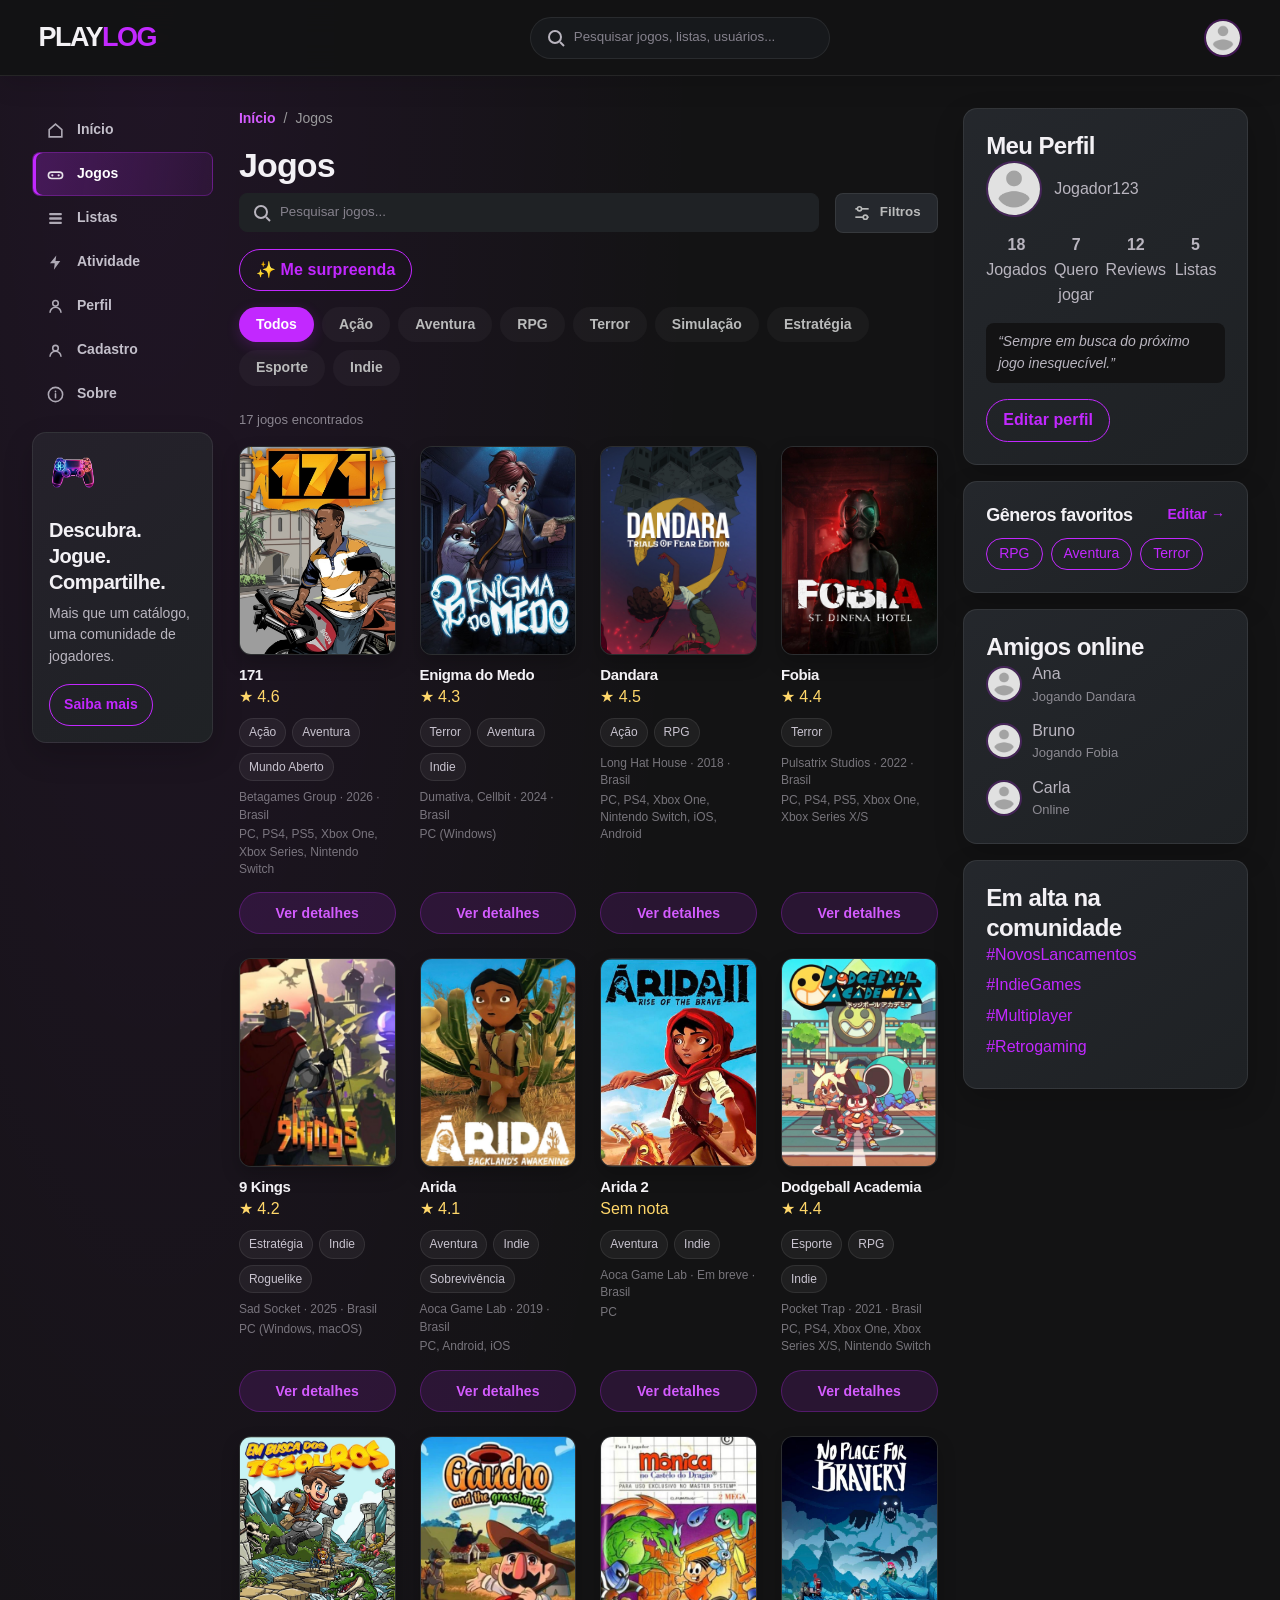
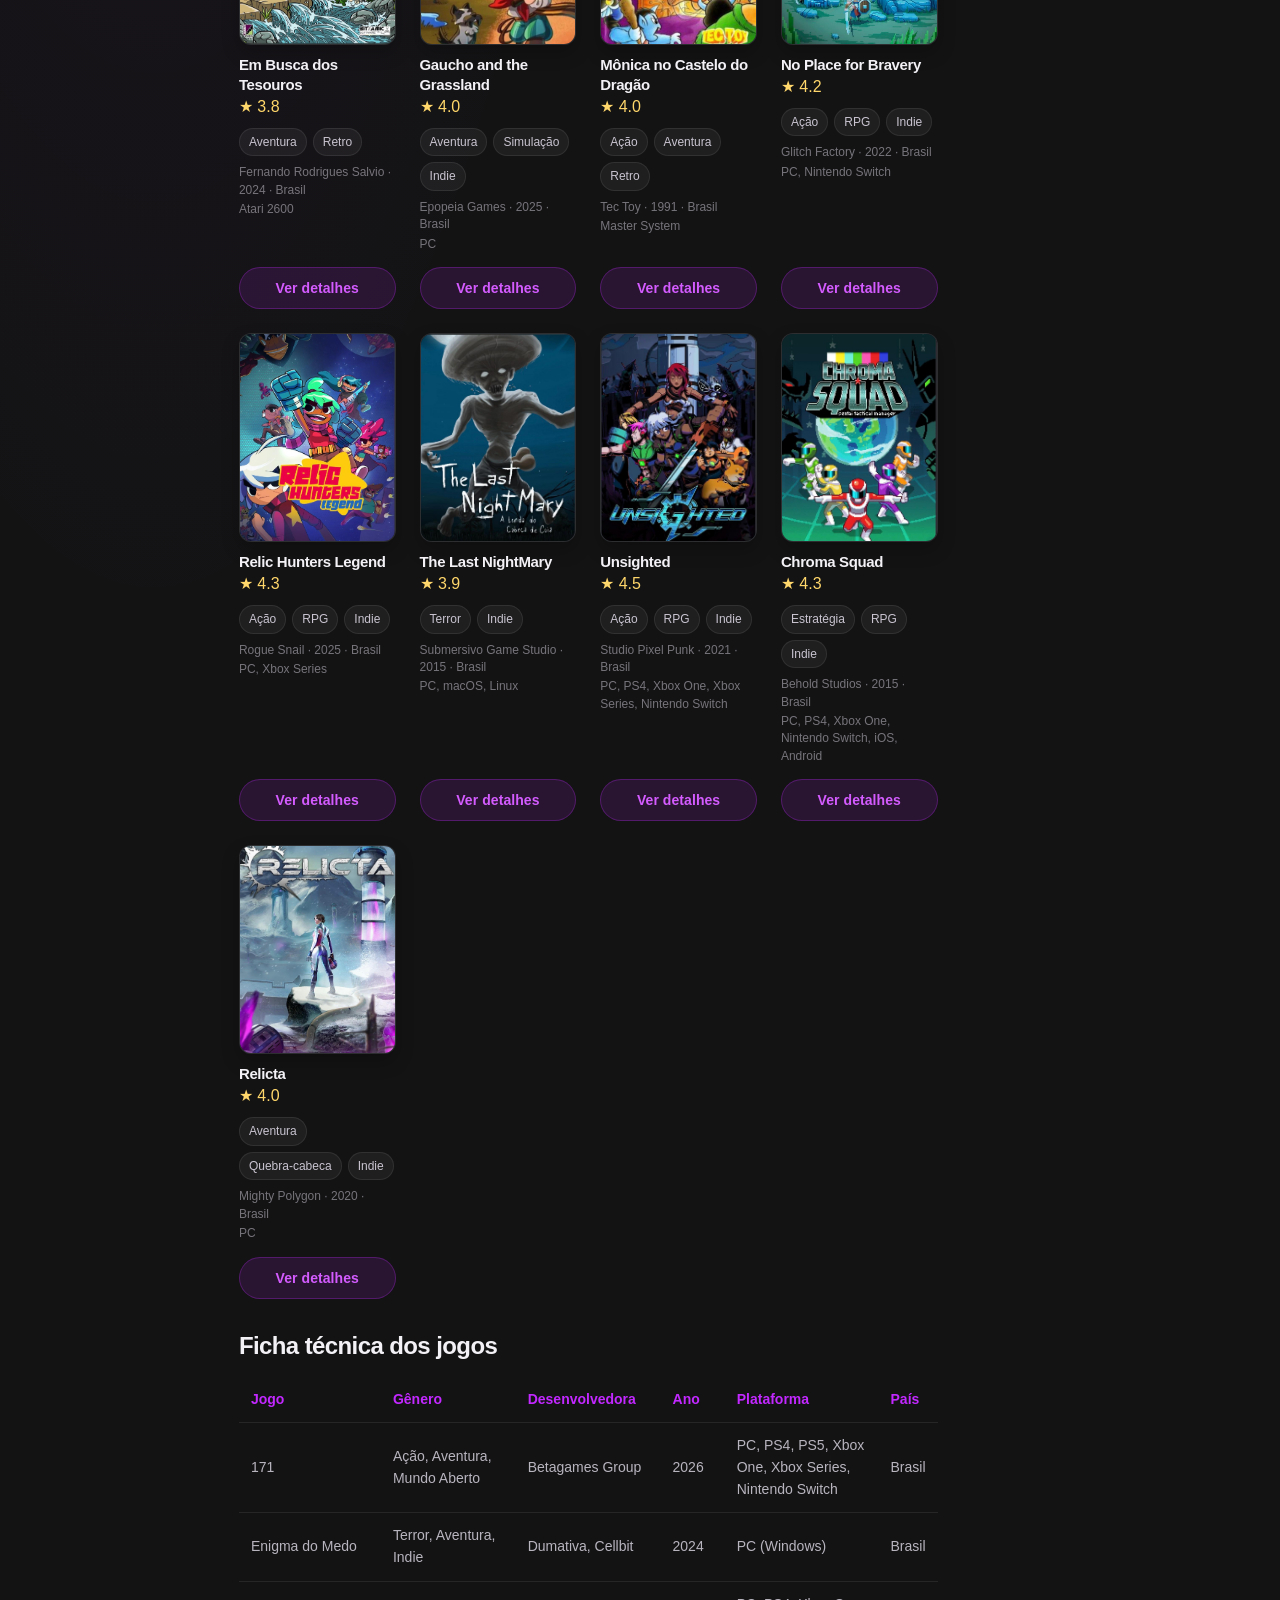
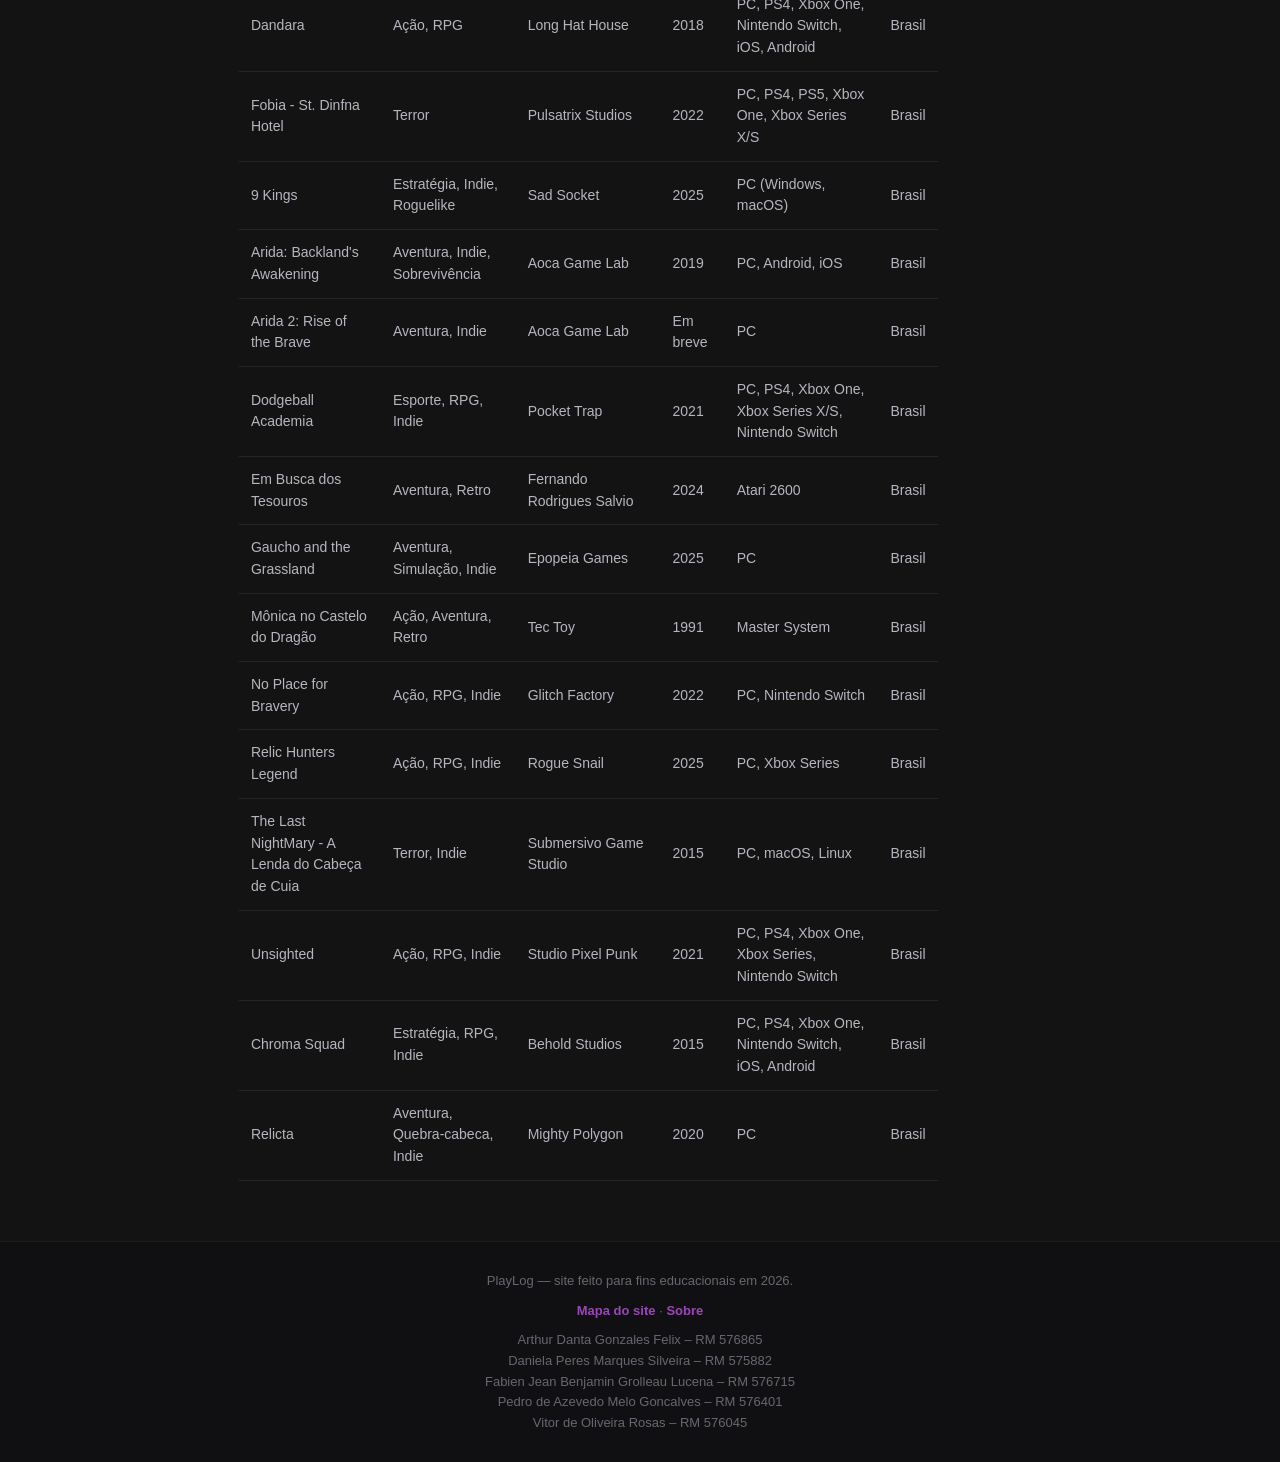
<file: jogos.html>
<!DOCTYPE html>
<html lang="pt-br">
<head>
  <meta charset="UTF-8">
  <meta name="viewport" content="width=device-width, initial-scale=1.0">
  <title>PlayLog - Jogos</title>
  <link rel="stylesheet" href="vendor/bootstrap/bootstrap.min.css">
  <link rel="stylesheet" href="css/style.css">
</head>
<body class="app-shell">

  <header class="topbar navbar navbar-dark">
    <button class="navbar-toggler d-lg-none" type="button" data-bs-toggle="offcanvas" data-bs-target="#menuLateral" aria-controls="menuLateral" aria-label="Abrir menu de navegação">
      <span class="navbar-toggler-icon"></span>
    </button>

    <a href="index.html" class="brand">
      <span class="brand-name">Play<span class="brand-accent">Log</span></span>
    </a>

    <form class="search-box" id="buscaTopo" role="search">
      <svg viewBox="0 0 20 20" class="icon" aria-hidden="true"><circle cx="9" cy="9" r="6" fill="none" stroke="currentColor" stroke-width="2"/><line x1="14" y1="14" x2="18" y2="18" stroke="currentColor" stroke-width="2"/></svg>
      <label for="campoBuscaTopo" class="visually-hidden">Pesquisar jogos</label>
      <input type="search" id="campoBuscaTopo" placeholder="Pesquisar jogos, listas, usuários...">
    </form>

    <div class="topbar-icons">
      <a href="perfil.html" class="topbar-avatar-link" aria-label="Meu perfil"><img src="assets/avatar_placeholder.png" alt="Avatar de Jogador123" class="topbar-avatar"></a>
    </div>
  </header>

  <div class="app-body container-fluid">
    <div class="row g-3">

    <div class="col-lg-3 col-xl-2 sidebar-col">
    <aside class="sidebar-left offcanvas-lg offcanvas-start" tabindex="-1" id="menuLateral" aria-labelledby="menuLateralTitulo">
      <div class="offcanvas-header d-lg-none">
        <h2 class="offcanvas-title" id="menuLateralTitulo">Menu</h2>
        <button type="button" class="btn-close btn-close-white" data-bs-dismiss="offcanvas" data-bs-target="#menuLateral" aria-label="Fechar menu"></button>
      </div>
      <div class="offcanvas-body">
      <nav aria-label="Menu lateral">
        <ul>
          <li><a href="index.html">
            <svg viewBox="0 0 24 24" class="icon" aria-hidden="true"><path d="M4 11 L12 4 L20 11 V20 H4 Z" fill="none" stroke="currentColor" stroke-width="2"/></svg>
            Início
          </a></li>
          <li><a href="jogos.html" class="active" aria-current="page">
            <svg viewBox="0 0 24 24" class="icon" aria-hidden="true"><rect x="3" y="9" width="18" height="8" rx="4" fill="none" stroke="currentColor" stroke-width="2"/><circle cx="8" cy="13" r="1.4" fill="currentColor"/><circle cx="16" cy="13" r="1.4" fill="currentColor"/></svg>
            Jogos
          </a></li>
          <li><a href="listas.html">
            <svg viewBox="0 0 24 24" class="icon" aria-hidden="true"><rect x="4" y="5" width="16" height="3" rx="1" fill="currentColor"/><rect x="4" y="10.5" width="16" height="3" rx="1" fill="currentColor"/><rect x="4" y="16" width="16" height="3" rx="1" fill="currentColor"/></svg>
            Listas
          </a></li>
          <li><a href="atividade.html">
            <svg viewBox="0 0 24 24" class="icon" aria-hidden="true"><path d="M13 3 L5 13 h6 l-1 8 8 -11 h-6 Z" fill="currentColor"/></svg>
            Atividade
          </a></li>
          <li><a href="perfil.html">
            <svg viewBox="0 0 24 24" class="icon" aria-hidden="true"><circle cx="12" cy="8" r="3.5" fill="none" stroke="currentColor" stroke-width="2"/><path d="M5 20 a7 7 0 0 1 14 0" fill="none" stroke="currentColor" stroke-width="2"/></svg>
            Perfil
          </a></li>
          <li><a href="cadastro.html">
            <svg viewBox="0 0 24 24" class="icon" aria-hidden="true"><circle cx="12" cy="9" r="3.5" fill="none" stroke="currentColor" stroke-width="2"/><path d="M5 20 a7 7 0 0 1 14 0" fill="none" stroke="currentColor" stroke-width="2"/></svg>
            Cadastro
          </a></li>
          <li><a href="sobre.html">
            <svg viewBox="0 0 24 24" class="icon" aria-hidden="true"><circle cx="12" cy="12" r="9" fill="none" stroke="currentColor" stroke-width="2"/><path d="M12 11 v5 M12 8 v0.5" fill="none" stroke="currentColor" stroke-width="2" stroke-linecap="round"/></svg>
            Sobre
          </a></li>
        </ul>
      </nav>
      <div class="side-promo">
        <img src="assets/controller.png" alt="" class="side-promo-image">
        <h2>Descubra. Jogue. Compartilhe.</h2>
        <p>Mais que um catálogo, uma comunidade de jogadores.</p>
        <a href="cadastro.html" class="cta-button">Saiba mais</a>
      </div>
      </div>
    </aside>
    </div>

    <main class="feed col-12 col-lg-9 col-xl-7" id="conteudo">
      <nav aria-label="Você está em"><ol class="breadcrumb">
        <li class="breadcrumb-item"><a href="index.html">Início</a></li>
        <li class="breadcrumb-item active" aria-current="page">Jogos</li>
      </ol></nav>


      <section class="catalog-header">
        <h1>Jogos</h1>

        <div class="catalog-toolbar">
          <label class="search-box search-box-wide">
            <svg viewBox="0 0 20 20" class="icon" aria-hidden="true"><circle cx="9" cy="9" r="6" fill="none" stroke="currentColor" stroke-width="2"/><line x1="14" y1="14" x2="18" y2="18" stroke="currentColor" stroke-width="2"/></svg>
            <input type="search" id="buscaCatalogo" aria-label="Pesquisar no catálogo" placeholder="Pesquisar jogos...">
          </label>
          <div class="dropdown">
            <button type="button" class="filter-button" data-bs-toggle="dropdown" aria-expanded="false">
              <svg viewBox="0 0 24 24" class="icon" aria-hidden="true"><line x1="4" y1="7" x2="20" y2="7" stroke="currentColor" stroke-width="2"/><circle cx="9" cy="7" r="2.5" fill="var(--color-panel)" stroke="currentColor" stroke-width="2"/><line x1="4" y1="17" x2="20" y2="17" stroke="currentColor" stroke-width="2"/><circle cx="16" cy="17" r="2.5" fill="var(--color-panel)" stroke="currentColor" stroke-width="2"/></svg>
              <span id="rotuloOrdem">Filtros</span>
            </button>
            <ul class="dropdown-menu dropdown-menu-end dropdown-menu-playlog">
              <li><h6 class="dropdown-header">Ordenar por</h6></li>
              <li><button type="button" class="dropdown-item" data-ordem="padrao">Padrão</button></li>
              <li><button type="button" class="dropdown-item" data-ordem="titulo">Título (A-Z)</button></li>
              <li><button type="button" class="dropdown-item" data-ordem="nota">Melhor nota</button></li>
              <li><button type="button" class="dropdown-item" data-ordem="ano">Mais recentes</button></li>
              <li><hr class="dropdown-divider"></li>
              <li><button type="button" class="dropdown-item" id="limparFiltros">Limpar filtros</button></li>
            </ul>
          </div>
        </div>
<div class="my-3">
  <button type="button" class="cta-button btn" id="btnMeSurpreenda">
    ✨ Me surpreenda
  </button>
</div>
        <div class="genre-tabs" role="tablist" aria-label="Filtrar por gênero">
          <button type="button" class="genre-tab active" role="tab" aria-selected="true" data-genre="todos">Todos</button>
          <button type="button" class="genre-tab" role="tab" aria-selected="false" data-genre="acao">Ação</button>
          <button type="button" class="genre-tab" role="tab" aria-selected="false" data-genre="aventura">Aventura</button>
          <button type="button" class="genre-tab" role="tab" aria-selected="false" data-genre="rpg">RPG</button>
          <button type="button" class="genre-tab" role="tab" aria-selected="false" data-genre="terror">Terror</button>
          <button type="button" class="genre-tab" role="tab" aria-selected="false" data-genre="simulacao">Simulação</button>
          <button type="button" class="genre-tab" role="tab" aria-selected="false" data-genre="estrategia">Estratégia</button>
          <button type="button" class="genre-tab" role="tab" aria-selected="false" data-genre="esporte">Esporte</button>
          <button type="button" class="genre-tab" role="tab" aria-selected="false" data-genre="indie">Indie</button>
        </div>
      </section>
      <p class="catalog-count" id="contadorCatalogo" aria-live="polite"></p>
      <div class="alert alert-playlog" role="status" id="vazioCatalogo" hidden>Nenhum jogo encontrado. Tente outro gênero ou termo de busca.</div>
      <section class="row row-cols-2 row-cols-md-3 row-cols-xl-4 g-4 catalog-row" id="catalogo" aria-label="Lista de jogos">
      </section>
<section class="game-table-section" aria-labelledby="table-title">
  <h2 id="table-title">Ficha técnica dos jogos</h2>
  <div class="table-responsive">
  <table class="game-table" id="tabelaJogos">
    <thead>
      <tr>
        <th>Jogo</th>
        <th>Gênero</th>
        <th>Desenvolvedora</th>
        <th>Ano</th>
        <th>Plataforma</th>
        <th>País</th>
      </tr>
    </thead>
    <tbody></tbody>
  </table>
  </div>
</section>
    </main>

    <aside class="sidebar-right col-12 col-xl-3" aria-label="Perfil e comunidade">

      <div class="panel profile-card">
        <h2>Meu Perfil</h2>
        <div class="profile-head">
          <img src="assets/avatar_placeholder.png" alt="Avatar de Jogador123" class="profile-avatar">
          <span class="profile-name" data-usuario>Jogador123</span>
        </div>
        <div class="profile-stats">
          <div><strong data-stat="jogados">18</strong><span>Jogados</span></div>
          <div><strong data-stat="queroJogar">7</strong><span>Quero jogar</span></div>
          <div><strong data-stat="reviews">12</strong><span>Reviews</span></div>
          <div><strong data-stat="listas">5</strong><span>Listas</span></div>
        </div>
        <p class="profile-quote">&ldquo;Sempre em busca do próximo jogo inesquecível.&rdquo;</p>
        <a href="cadastro.html" class="cta-button">Editar perfil</a>
      </div>

      <div class="panel">
        <div class="panel-title-row">
          <h2>Gêneros favoritos</h2>
          <a href="cadastro.html" class="panel-edit-link">Editar</a>
        </div>
        <ul class="tag-list">
          <li>RPG</li>
          <li>Aventura</li>
          <li>Terror</li>
        </ul>
      </div>

      <div class="panel">
        <h2>Amigos online</h2>
        <ul class="friend-list">
          <li>
            <img src="assets/avatar_placeholder.png" alt="" class="friend-avatar">
            <div>
              <span class="friend-name">Ana</span>
              <span class="friend-status">Jogando Dandara</span>
            </div>
          </li>
          <li>
            <img src="assets/avatar_placeholder.png" alt="" class="friend-avatar">
            <div>
              <span class="friend-name">Bruno</span>
              <span class="friend-status">Jogando Fobia</span>
            </div>
          </li>
          <li>
            <img src="assets/avatar_placeholder.png" alt="" class="friend-avatar">
            <div>
              <span class="friend-name">Carla</span>
              <span class="friend-status">Online</span>
            </div>
          </li>
        </ul>
      </div>

      <div class="panel">
        <h2>Em alta na comunidade</h2>
        <ul class="hashtag-list">
          <li>#NovosLancamentos</li>
          <li>#IndieGames</li>
          <li>#Multiplayer</li>
          <li>#Retrogaming</li>
        </ul>
      </div>

    </aside>

  </div>
  </div>

  <footer class="site-footer">
    <p>PlayLog &mdash; site feito para fins educacionais em 2026.</p>

    <p class="footer-links"><a href="mapa.html">Mapa do site</a> &middot; <a href="sobre.html">Sobre</a></p>

    <p class="creditos">
      Arthur Danta Gonzales Felix &ndash; RM 576865<br>
      Daniela Peres Marques Silveira &ndash; RM 575882<br>
      Fabien Jean Benjamin Grolleau Lucena &ndash; RM 576715<br>
      Pedro de Azevedo Melo Goncalves &ndash; RM 576401<br>
      Vitor de Oliveira Rosas &ndash; RM 576045
    </p>
  </footer>

  <script src="vendor/bootstrap/bootstrap.bundle.min.js"></script>
  <script src="js/dados.js"></script>
  <script src="js/utils.js"></script>
  <script src="js/usuario.js"></script>
  <script src="js/validacao.js"></script>
  <script src="js/cards.js"></script>
  <script src="js/catalogo.js"></script>
  <script src="js/atividade.js"></script>
  <script src="js/listas.js"></script>
  <script src="js/cadastro.js"></script>
  <script src="js/main.js"></script>
</body>
</html>
</file>
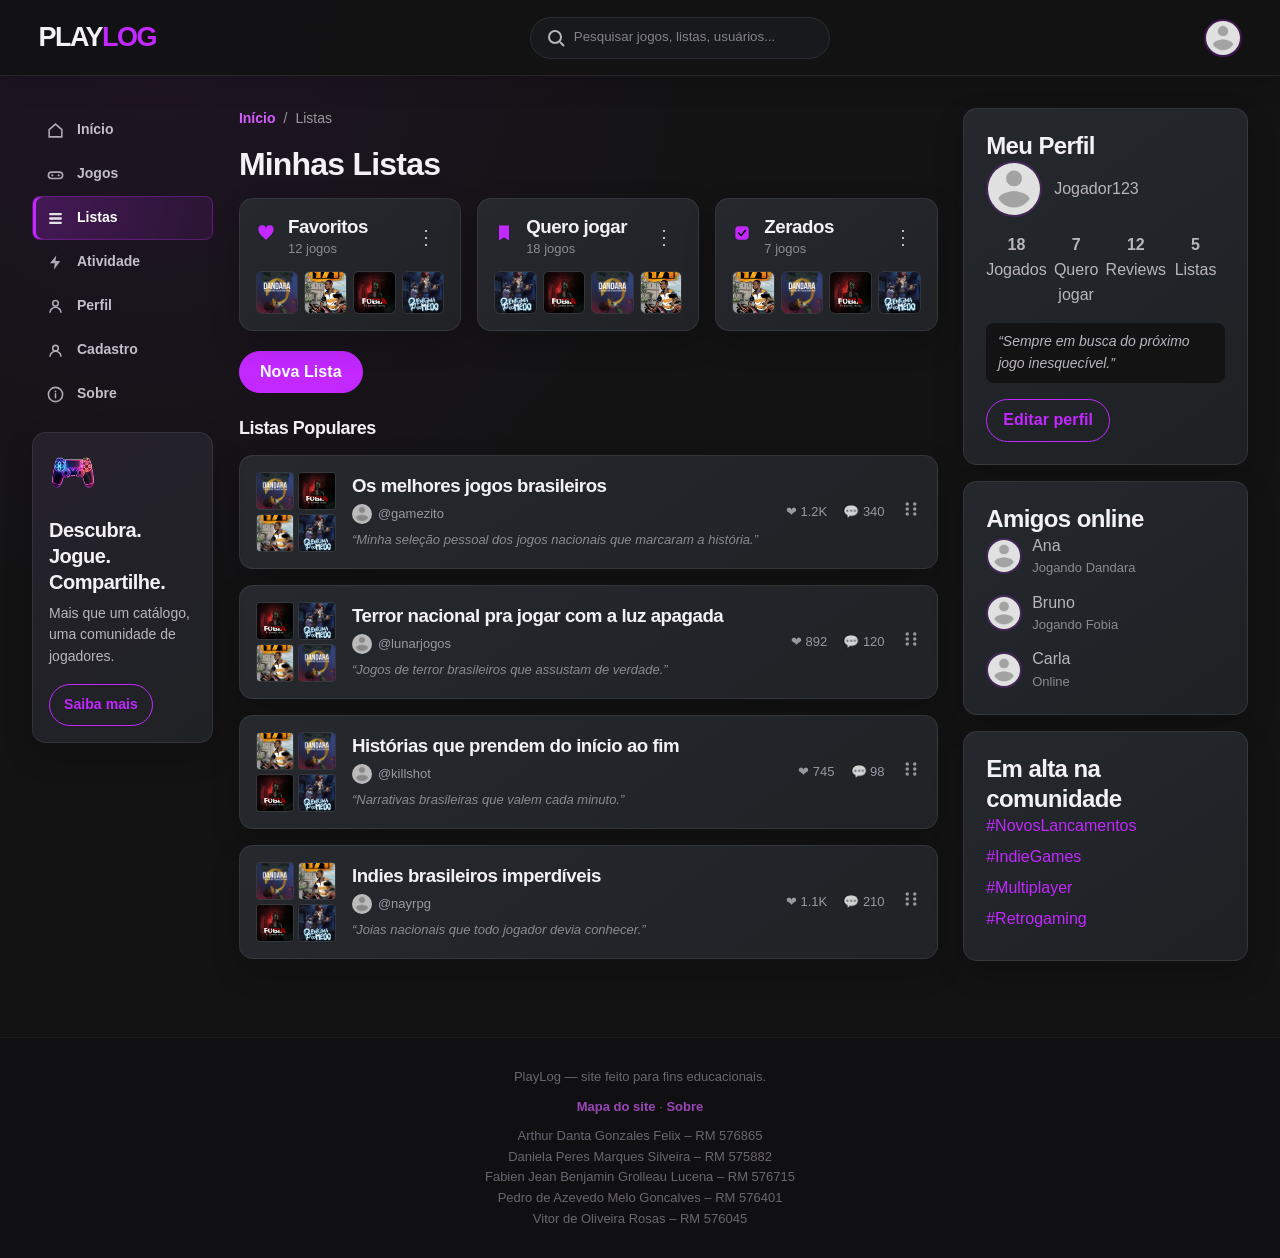
<file: listas.html>
<!DOCTYPE html>
<html lang="pt-br">
<head>
  <meta charset="UTF-8">
  <meta name="viewport" content="width=device-width, initial-scale=1.0">
  <title>PlayLog - Listas</title>
  <link rel="stylesheet" href="vendor/bootstrap/bootstrap.min.css">
  <link rel="stylesheet" href="css/style.css">
</head>
<body class="app-shell">

  <header class="topbar navbar navbar-dark">
    <button class="navbar-toggler d-lg-none" type="button" data-bs-toggle="offcanvas" data-bs-target="#menuLateral" aria-controls="menuLateral" aria-label="Abrir menu de navegação">
      <span class="navbar-toggler-icon"></span>
    </button>

    <a href="index.html" class="brand">
      <span class="brand-name">Play<span class="brand-accent">Log</span></span>
    </a>

    <form class="search-box" id="buscaTopo" role="search">
      <svg viewBox="0 0 20 20" class="icon" aria-hidden="true"><circle cx="9" cy="9" r="6" fill="none" stroke="currentColor" stroke-width="2"/><line x1="14" y1="14" x2="18" y2="18" stroke="currentColor" stroke-width="2"/></svg>
      <label for="campoBuscaTopo" class="visually-hidden">Pesquisar jogos</label>
      <input type="search" id="campoBuscaTopo" placeholder="Pesquisar jogos, listas, usuários...">
    </form>

    <div class="topbar-icons">
      <a href="perfil.html" class="topbar-avatar-link" aria-label="Meu perfil"><img src="assets/avatar_placeholder.png" alt="Avatar de Jogador123" class="topbar-avatar"></a>
    </div>
  </header>

  <div class="app-body container-fluid">
    <div class="row g-3">

    <div class="col-lg-3 col-xl-2 sidebar-col">
    <aside class="sidebar-left offcanvas-lg offcanvas-start" tabindex="-1" id="menuLateral" aria-labelledby="menuLateralTitulo">
      <div class="offcanvas-header d-lg-none">
        <h2 class="offcanvas-title" id="menuLateralTitulo">Menu</h2>
        <button type="button" class="btn-close btn-close-white" data-bs-dismiss="offcanvas" data-bs-target="#menuLateral" aria-label="Fechar menu"></button>
      </div>
      <div class="offcanvas-body">
      <nav aria-label="Menu lateral">
        <ul>
          <li><a href="index.html">
            <svg viewBox="0 0 24 24" class="icon" aria-hidden="true"><path d="M4 11 L12 4 L20 11 V20 H4 Z" fill="none" stroke="currentColor" stroke-width="2"/></svg>
            Início
          </a></li>
          <li><a href="jogos.html">
            <svg viewBox="0 0 24 24" class="icon" aria-hidden="true"><rect x="3" y="9" width="18" height="8" rx="4" fill="none" stroke="currentColor" stroke-width="2"/><circle cx="8" cy="13" r="1.4" fill="currentColor"/><circle cx="16" cy="13" r="1.4" fill="currentColor"/></svg>
            Jogos
          </a></li>
          <li><a href="listas.html" class="active" aria-current="page">
            <svg viewBox="0 0 24 24" class="icon" aria-hidden="true"><rect x="4" y="5" width="16" height="3" rx="1" fill="currentColor"/><rect x="4" y="10.5" width="16" height="3" rx="1" fill="currentColor"/><rect x="4" y="16" width="16" height="3" rx="1" fill="currentColor"/></svg>
            Listas
          </a></li>
          <li><a href="atividade.html">
            <svg viewBox="0 0 24 24" class="icon" aria-hidden="true"><path d="M13 3 L5 13 h6 l-1 8 8 -11 h-6 Z" fill="currentColor"/></svg>
            Atividade
          </a></li>
          <li><a href="perfil.html">
            <svg viewBox="0 0 24 24" class="icon" aria-hidden="true"><circle cx="12" cy="8" r="3.5" fill="none" stroke="currentColor" stroke-width="2"/><path d="M5 20 a7 7 0 0 1 14 0" fill="none" stroke="currentColor" stroke-width="2"/></svg>
            Perfil
          </a></li>
          <li><a href="cadastro.html">
            <svg viewBox="0 0 24 24" class="icon" aria-hidden="true"><circle cx="12" cy="9" r="3.5" fill="none" stroke="currentColor" stroke-width="2"/><path d="M5 20 a7 7 0 0 1 14 0" fill="none" stroke="currentColor" stroke-width="2"/></svg>
            Cadastro
          </a></li>
          <li><a href="sobre.html">
            <svg viewBox="0 0 24 24" class="icon" aria-hidden="true"><circle cx="12" cy="12" r="9" fill="none" stroke="currentColor" stroke-width="2"/><path d="M12 11 v5 M12 8 v0.5" fill="none" stroke="currentColor" stroke-width="2" stroke-linecap="round"/></svg>
            Sobre
          </a></li>
        </ul>
      </nav>
      <div class="side-promo">
        <img src="assets/controller.png" alt="" class="side-promo-image">
        <h2>Descubra. Jogue. Compartilhe.</h2>
        <p>Mais que um catálogo, uma comunidade de jogadores.</p>
        <a href="cadastro.html" class="cta-button">Saiba mais</a>
      </div>
      </div>
    </aside>
    </div>

    <main class="feed col-12 col-lg-9 col-xl-7" id="conteudo">
      <nav aria-label="Você está em"><ol class="breadcrumb">
        <li class="breadcrumb-item"><a href="index.html">Início</a></li>
        <li class="breadcrumb-item active" aria-current="page">Listas</li>
      </ol></nav>


      <section aria-labelledby="my-lists-title">
        <div class="section-header-row">
          <h1 id="my-lists-title">Minhas Listas</h1>
        </div>

        <div class="my-lists-grid" id="listasUsuario">
          <article class="list-card">
            <div class="list-card-header">
              <span class="list-card-icon">
                <svg viewBox="0 0 24 24" class="icon" aria-hidden="true"><path d="M12 20 C6 15 3 11.5 3 8 a4.5 4.5 0 0 1 9 -1.5 A4.5 4.5 0 0 1 21 8 c0 3.5 -3 7 -9 12 Z" fill="var(--color-purple)"/></svg>
              </span>
              <div class="list-card-title">
                <h3>Favoritos</h3>
                <p>12 jogos</p>
              </div>
              <button type="button" class="list-card-menu" aria-label="Mais opções">&#8942;</button>
            </div>
            <div class="list-card-covers">
              <img src="assets/dandara_cover.jpeg" alt="Capa do jogo Dandara">
              <img src="assets/171_cover.jpg" alt="Capa do jogo 171">
              <img src="assets/fobia_cover.jpg" alt="Capa do jogo Fobia">
              <img src="assets/enigma_do_medo_cover.jpg" alt="Capa do jogo Enigma do Medo">
            </div>
          </article>

          <article class="list-card">
            <div class="list-card-header">
              <span class="list-card-icon">
                <svg viewBox="0 0 24 24" class="icon" aria-hidden="true"><path d="M6 3 h12 v18 l-6 -4 -6 4 Z" fill="var(--color-purple)"/></svg>
              </span>
              <div class="list-card-title">
                <h3>Quero jogar</h3>
                <p>18 jogos</p>
              </div>
              <button type="button" class="list-card-menu" aria-label="Mais opções">&#8942;</button>
            </div>
            <div class="list-card-covers">
              <img src="assets/enigma_do_medo_cover.jpg" alt="Capa do jogo Enigma do Medo">
              <img src="assets/fobia_cover.jpg" alt="Capa do jogo Fobia">
              <img src="assets/dandara_cover.jpeg" alt="Capa do jogo Dandara">
              <img src="assets/171_cover.jpg" alt="Capa do jogo 171">
            </div>
          </article>

          <article class="list-card">
            <div class="list-card-header">
              <span class="list-card-icon">
                <svg viewBox="0 0 24 24" class="icon" aria-hidden="true"><rect x="4" y="4" width="16" height="16" rx="4" fill="var(--color-purple)"/><path d="M8 12 l3 3 5 -6" fill="none" stroke="var(--color-ink)" stroke-width="2" stroke-linecap="round" stroke-linejoin="round"/></svg>
              </span>
              <div class="list-card-title">
                <h3>Zerados</h3>
                <p>7 jogos</p>
              </div>
              <button type="button" class="list-card-menu" aria-label="Mais opções">&#8942;</button>
            </div>
            <div class="list-card-covers">
              <img src="assets/171_cover.jpg" alt="Capa do jogo 171">
              <img src="assets/dandara_cover.jpeg" alt="Capa do jogo Dandara">
              <img src="assets/fobia_cover.jpg" alt="Capa do jogo Fobia">
              <img src="assets/enigma_do_medo_cover.jpg" alt="Capa do jogo Enigma do Medo">
            </div>
          </article>
        </div>

        <button type="button" class="new-list-button btn" id="botaoNovaLista">Nova Lista</button>
      </section>

      <section aria-labelledby="popular-lists-title">
        <div class="section-header-row">
          <h2 id="popular-lists-title">Listas Populares</h2>
        </div>

        <div class="popular-lists">
          <article class="popular-list">
            <div class="popular-list-covers">
              <img src="assets/dandara_cover.jpeg" alt="Capa do jogo Dandara">
              <img src="assets/fobia_cover.jpg" alt="Capa do jogo Fobia">
              <img src="assets/171_cover.jpg" alt="Capa do jogo 171">
              <img src="assets/enigma_do_medo_cover.jpg" alt="Capa do jogo Enigma do Medo">
            </div>
            <div class="popular-list-body">
              <h3>Os melhores jogos brasileiros</h3>
              <p class="popular-list-author">
                <img src="assets/avatar_placeholder.png" alt="">
                @gamezito
              </p>
              <p class="popular-list-quote">&ldquo;Minha seleção pessoal dos jogos nacionais que marcaram a história.&rdquo;</p>
            </div>
            <div class="popular-list-stats">
              <span>&#10084; 1.2K</span>
              <span>&#128172; 340</span>
              <span class="drag-handle" aria-hidden="true">
                <svg viewBox="0 0 16 16" class="icon"><circle cx="5" cy="4" r="1.4" fill="currentColor"/><circle cx="11" cy="4" r="1.4" fill="currentColor"/><circle cx="5" cy="8" r="1.4" fill="currentColor"/><circle cx="11" cy="8" r="1.4" fill="currentColor"/><circle cx="5" cy="12" r="1.4" fill="currentColor"/><circle cx="11" cy="12" r="1.4" fill="currentColor"/></svg>
              </span>
            </div>
          </article>

          <article class="popular-list">
            <div class="popular-list-covers">
              <img src="assets/fobia_cover.jpg" alt="Capa do jogo Fobia">
              <img src="assets/enigma_do_medo_cover.jpg" alt="Capa do jogo Enigma do Medo">
              <img src="assets/171_cover.jpg" alt="Capa do jogo 171">
              <img src="assets/dandara_cover.jpeg" alt="Capa do jogo Dandara">
            </div>
            <div class="popular-list-body">
              <h3>Terror nacional pra jogar com a luz apagada</h3>
              <p class="popular-list-author">
                <img src="assets/avatar_placeholder.png" alt="">
                @lunarjogos
              </p>
              <p class="popular-list-quote">&ldquo;Jogos de terror brasileiros que assustam de verdade.&rdquo;</p>
            </div>
            <div class="popular-list-stats">
              <span>&#10084; 892</span>
              <span>&#128172; 120</span>
              <span class="drag-handle" aria-hidden="true">
                <svg viewBox="0 0 16 16" class="icon"><circle cx="5" cy="4" r="1.4" fill="currentColor"/><circle cx="11" cy="4" r="1.4" fill="currentColor"/><circle cx="5" cy="8" r="1.4" fill="currentColor"/><circle cx="11" cy="8" r="1.4" fill="currentColor"/><circle cx="5" cy="12" r="1.4" fill="currentColor"/><circle cx="11" cy="12" r="1.4" fill="currentColor"/></svg>
              </span>
            </div>
          </article>

          <article class="popular-list">
            <div class="popular-list-covers">
              <img src="assets/171_cover.jpg" alt="Capa do jogo 171">
              <img src="assets/dandara_cover.jpeg" alt="Capa do jogo Dandara">
              <img src="assets/fobia_cover.jpg" alt="Capa do jogo Fobia">
              <img src="assets/enigma_do_medo_cover.jpg" alt="Capa do jogo Enigma do Medo">
            </div>
            <div class="popular-list-body">
              <h3>Histórias que prendem do início ao fim</h3>
              <p class="popular-list-author">
                <img src="assets/avatar_placeholder.png" alt="">
                @killshot
              </p>
              <p class="popular-list-quote">&ldquo;Narrativas brasileiras que valem cada minuto.&rdquo;</p>
            </div>
            <div class="popular-list-stats">
              <span>&#10084; 745</span>
              <span>&#128172; 98</span>
              <span class="drag-handle" aria-hidden="true">
                <svg viewBox="0 0 16 16" class="icon"><circle cx="5" cy="4" r="1.4" fill="currentColor"/><circle cx="11" cy="4" r="1.4" fill="currentColor"/><circle cx="5" cy="8" r="1.4" fill="currentColor"/><circle cx="11" cy="8" r="1.4" fill="currentColor"/><circle cx="5" cy="12" r="1.4" fill="currentColor"/><circle cx="11" cy="12" r="1.4" fill="currentColor"/></svg>
              </span>
            </div>
          </article>

          <article class="popular-list">
            <div class="popular-list-covers">
              <img src="assets/dandara_cover.jpeg" alt="Capa do jogo Dandara">
              <img src="assets/171_cover.jpg" alt="Capa do jogo 171">
              <img src="assets/fobia_cover.jpg" alt="Capa do jogo Fobia">
              <img src="assets/enigma_do_medo_cover.jpg" alt="Capa do jogo Enigma do Medo">
            </div>
            <div class="popular-list-body">
              <h3>Indies brasileiros imperdíveis</h3>
              <p class="popular-list-author">
                <img src="assets/avatar_placeholder.png" alt="">
                @nayrpg
              </p>
              <p class="popular-list-quote">&ldquo;Joias nacionais que todo jogador devia conhecer.&rdquo;</p>
            </div>
            <div class="popular-list-stats">
              <span>&#10084; 1.1K</span>
              <span>&#128172; 210</span>
              <span class="drag-handle" aria-hidden="true">
                <svg viewBox="0 0 16 16" class="icon"><circle cx="5" cy="4" r="1.4" fill="currentColor"/><circle cx="11" cy="4" r="1.4" fill="currentColor"/><circle cx="5" cy="8" r="1.4" fill="currentColor"/><circle cx="11" cy="8" r="1.4" fill="currentColor"/><circle cx="5" cy="12" r="1.4" fill="currentColor"/><circle cx="11" cy="12" r="1.4" fill="currentColor"/></svg>
              </span>
            </div>
          </article>
        </div>
      </section>

    </main>

    <aside class="sidebar-right col-12 col-xl-3" aria-label="Perfil e comunidade">

      <div class="panel profile-card">
        <h2>Meu Perfil</h2>
        <div class="profile-head">
          <img src="assets/avatar_placeholder.png" alt="Avatar de Jogador123" class="profile-avatar">
          <span class="profile-name" data-usuario>Jogador123</span>
        </div>
        <div class="profile-stats">
          <div><strong data-stat="jogados">18</strong><span>Jogados</span></div>
          <div><strong data-stat="queroJogar">7</strong><span>Quero jogar</span></div>
          <div><strong data-stat="reviews">12</strong><span>Reviews</span></div>
          <div><strong data-stat="listas">5</strong><span>Listas</span></div>
        </div>
        <p class="profile-quote">&ldquo;Sempre em busca do próximo jogo inesquecível.&rdquo;</p>
        <a href="perfil.html" class="cta-button">Editar perfil</a>
      </div>

      <div class="panel">
        <h2>Amigos online</h2>
        <ul class="friend-list">
          <li>
            <img src="assets/avatar_placeholder.png" alt="" class="friend-avatar">
            <div>
              <span class="friend-name">Ana</span>
              <span class="friend-status">Jogando Dandara</span>
            </div>
          </li>
          <li>
            <img src="assets/avatar_placeholder.png" alt="" class="friend-avatar">
            <div>
              <span class="friend-name">Bruno</span>
              <span class="friend-status">Jogando Fobia</span>
            </div>
          </li>
          <li>
            <img src="assets/avatar_placeholder.png" alt="" class="friend-avatar">
            <div>
              <span class="friend-name">Carla</span>
              <span class="friend-status">Online</span>
            </div>
          </li>
        </ul>
      </div>

      <div class="panel">
        <h2>Em alta na comunidade</h2>
        <ul class="hashtag-list">
          <li>#NovosLancamentos</li>
          <li>#IndieGames</li>
          <li>#Multiplayer</li>
          <li>#Retrogaming</li>
        </ul>
      </div>

    </aside>

  </div>
  </div>

  <footer class="site-footer">
    <p>PlayLog &mdash; site feito para fins educacionais.</p>

    <p class="footer-links"><a href="mapa.html">Mapa do site</a> &middot; <a href="sobre.html">Sobre</a></p>

    <p class="creditos">
      Arthur Danta Gonzales Felix &ndash; RM 576865<br>
      Daniela Peres Marques Silveira &ndash; RM 575882<br>
      Fabien Jean Benjamin Grolleau Lucena &ndash; RM 576715<br>
      Pedro de Azevedo Melo Goncalves &ndash; RM 576401<br>
      Vitor de Oliveira Rosas &ndash; RM 576045
    </p>
  </footer>

  <script src="vendor/bootstrap/bootstrap.bundle.min.js"></script>
  <script src="js/dados.js"></script>
  <script src="js/utils.js"></script>
  <script src="js/usuario.js"></script>
  <script src="js/validacao.js"></script>
  <script src="js/cards.js"></script>
  <script src="js/catalogo.js"></script>
  <script src="js/atividade.js"></script>
  <script src="js/listas.js"></script>
  <script src="js/cadastro.js"></script>
  <script src="js/main.js"></script>
</body>
</html>
</file>
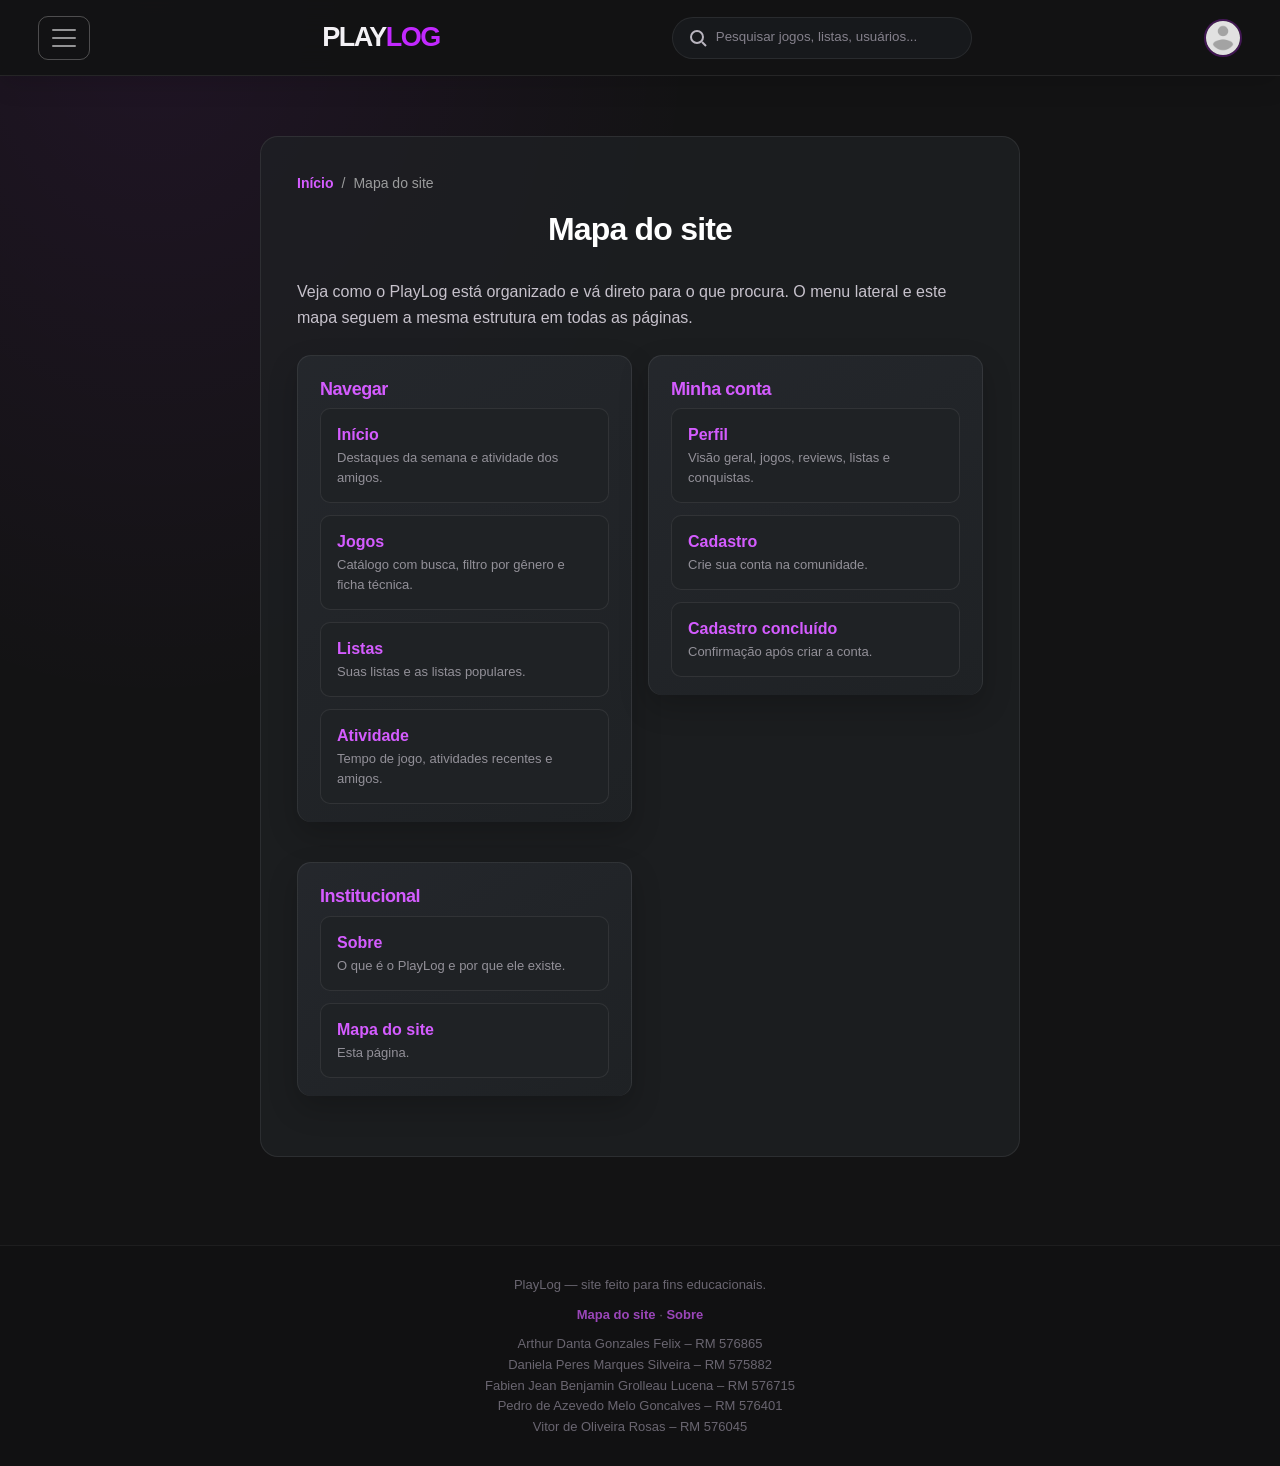
<file: mapa.html>
<!DOCTYPE html>
<html lang="pt-br">
<head>
  <meta charset="UTF-8">
  <meta name="viewport" content="width=device-width, initial-scale=1.0">
  <title>PlayLog - Mapa do site</title>
  <link rel="stylesheet" href="vendor/bootstrap/bootstrap.min.css">
  <link rel="stylesheet" href="css/style.css">
</head>
<body class="auth-shell">

  <header class="topbar navbar navbar-dark">
    <button class="navbar-toggler" type="button" data-bs-toggle="offcanvas" data-bs-target="#menuLateral" aria-controls="menuLateral" aria-label="Abrir menu de navegação">
      <span class="navbar-toggler-icon"></span>
    </button>

    <a href="index.html" class="brand">
      <span class="brand-name">Play<span class="brand-accent">Log</span></span>
    </a>

    <form class="search-box" id="buscaTopo" role="search">
      <svg viewBox="0 0 20 20" class="icon" aria-hidden="true"><circle cx="9" cy="9" r="6" fill="none" stroke="currentColor" stroke-width="2"/><line x1="14" y1="14" x2="18" y2="18" stroke="currentColor" stroke-width="2"/></svg>
      <label for="campoBuscaTopo" class="visually-hidden">Pesquisar jogos</label>
      <input type="search" id="campoBuscaTopo" placeholder="Pesquisar jogos, listas, usuários...">
    </form>

    <div class="topbar-icons">
      <a href="perfil.html" class="topbar-avatar-link" aria-label="Meu perfil"><img src="assets/avatar_placeholder.png" alt="Avatar de Jogador123" class="topbar-avatar"></a>
    </div>
  </header>

    <aside class="sidebar-left offcanvas offcanvas-start" tabindex="-1" id="menuLateral" aria-labelledby="menuLateralTitulo">
    <div class="offcanvas-header">
      <h2 class="offcanvas-title" id="menuLateralTitulo">Menu</h2>
      <button type="button" class="btn-close btn-close-white" data-bs-dismiss="offcanvas" aria-label="Fechar menu"></button>
    </div>
    <div class="offcanvas-body">
      <nav aria-label="Menu lateral">
        <ul>
          <li><a href="index.html">
            <svg viewBox="0 0 24 24" class="icon" aria-hidden="true"><path d="M4 11 L12 4 L20 11 V20 H4 Z" fill="none" stroke="currentColor" stroke-width="2"/></svg>
            Início
          </a></li>
          <li><a href="jogos.html">
            <svg viewBox="0 0 24 24" class="icon" aria-hidden="true"><rect x="3" y="9" width="18" height="8" rx="4" fill="none" stroke="currentColor" stroke-width="2"/><circle cx="8" cy="13" r="1.4" fill="currentColor"/><circle cx="16" cy="13" r="1.4" fill="currentColor"/></svg>
            Jogos
          </a></li>
          <li><a href="listas.html">
            <svg viewBox="0 0 24 24" class="icon" aria-hidden="true"><rect x="4" y="5" width="16" height="3" rx="1" fill="currentColor"/><rect x="4" y="10.5" width="16" height="3" rx="1" fill="currentColor"/><rect x="4" y="16" width="16" height="3" rx="1" fill="currentColor"/></svg>
            Listas
          </a></li>
          <li><a href="atividade.html">
            <svg viewBox="0 0 24 24" class="icon" aria-hidden="true"><path d="M13 3 L5 13 h6 l-1 8 8 -11 h-6 Z" fill="currentColor"/></svg>
            Atividade
          </a></li>
          <li><a href="perfil.html">
            <svg viewBox="0 0 24 24" class="icon" aria-hidden="true"><circle cx="12" cy="8" r="3.5" fill="none" stroke="currentColor" stroke-width="2"/><path d="M5 20 a7 7 0 0 1 14 0" fill="none" stroke="currentColor" stroke-width="2"/></svg>
            Perfil
          </a></li>
          <li><a href="cadastro.html">
            <svg viewBox="0 0 24 24" class="icon" aria-hidden="true"><circle cx="12" cy="9" r="3.5" fill="none" stroke="currentColor" stroke-width="2"/><path d="M5 20 a7 7 0 0 1 14 0" fill="none" stroke="currentColor" stroke-width="2"/></svg>
            Cadastro
          </a></li>
          <li><a href="sobre.html">
            <svg viewBox="0 0 24 24" class="icon" aria-hidden="true"><circle cx="12" cy="12" r="9" fill="none" stroke="currentColor" stroke-width="2"/><path d="M12 11 v5 M12 8 v0.5" fill="none" stroke="currentColor" stroke-width="2" stroke-linecap="round"/></svg>
            Sobre
          </a></li>
        </ul>
      </nav>
      <div class="side-promo">
        <img src="assets/controller.png" alt="" class="side-promo-image">
        <h2>Descubra. Jogue. Compartilhe.</h2>
        <p>Mais que um catálogo, uma comunidade de jogadores.</p>
        <a href="cadastro.html" class="cta-button">Saiba mais</a>
      </div>
    </div>
  </aside>

  <main class="about-main" id="conteudo">
    <div class="about-content sitemap-content">
      <nav aria-label="Você está em"><ol class="breadcrumb">
        <li class="breadcrumb-item"><a href="index.html">Início</a></li>
        <li class="breadcrumb-item active" aria-current="page">Mapa do site</li>
      </ol></nav>

      <h1>Mapa do site</h1>
      <p class="sitemap-intro">Veja como o PlayLog está organizado e vá direto para o que procura. O menu lateral e este mapa seguem a mesma estrutura em todas as páginas.</p>
      <div class="row g-3">
        <div class="col-md-6">
          <section class="panel">
            <h2>Navegar</h2>
            <ul class="sitemap-list">
            <li><a href="index.html">Início</a><span>Destaques da semana e atividade dos amigos.</span></li>
            <li><a href="jogos.html">Jogos</a><span>Catálogo com busca, filtro por gênero e ficha técnica.</span></li>
            <li><a href="listas.html">Listas</a><span>Suas listas e as listas populares.</span></li>
            <li><a href="atividade.html">Atividade</a><span>Tempo de jogo, atividades recentes e amigos.</span></li>
            </ul>
          </section>
        </div>
        <div class="col-md-6">
          <section class="panel">
            <h2>Minha conta</h2>
            <ul class="sitemap-list">
            <li><a href="perfil.html">Perfil</a><span>Visão geral, jogos, reviews, listas e conquistas.</span></li>
            <li><a href="cadastro.html">Cadastro</a><span>Crie sua conta na comunidade.</span></li>
            <li><a href="sucesso.html">Cadastro concluído</a><span>Confirmação após criar a conta.</span></li>
            </ul>
          </section>
        </div>
        <div class="col-md-6">
          <section class="panel">
            <h2>Institucional</h2>
            <ul class="sitemap-list">
            <li><a href="sobre.html">Sobre</a><span>O que é o PlayLog e por que ele existe.</span></li>
            <li><a href="mapa.html">Mapa do site</a><span>Esta página.</span></li>
            </ul>
          </section>
        </div>
      </div>
    </div>
  </main>

  <footer class="site-footer">
    <p>PlayLog &mdash; site feito para fins educacionais.</p>

    <p class="footer-links"><a href="mapa.html">Mapa do site</a> &middot; <a href="sobre.html">Sobre</a></p>

    <p class="creditos">
      Arthur Danta Gonzales Felix &ndash; RM 576865<br>
      Daniela Peres Marques Silveira &ndash; RM 575882<br>
      Fabien Jean Benjamin Grolleau Lucena &ndash; RM 576715<br>
      Pedro de Azevedo Melo Goncalves &ndash; RM 576401<br>
      Vitor de Oliveira Rosas &ndash; RM 576045
    </p>
  </footer>

  <script src="vendor/bootstrap/bootstrap.bundle.min.js"></script>
  <script src="js/dados.js"></script>
  <script src="js/utils.js"></script>
  <script src="js/usuario.js"></script>
  <script src="js/validacao.js"></script>
  <script src="js/cards.js"></script>
  <script src="js/catalogo.js"></script>
  <script src="js/atividade.js"></script>
  <script src="js/listas.js"></script>
  <script src="js/cadastro.js"></script>
  <script src="js/main.js"></script>
</body>
</html>
</file>
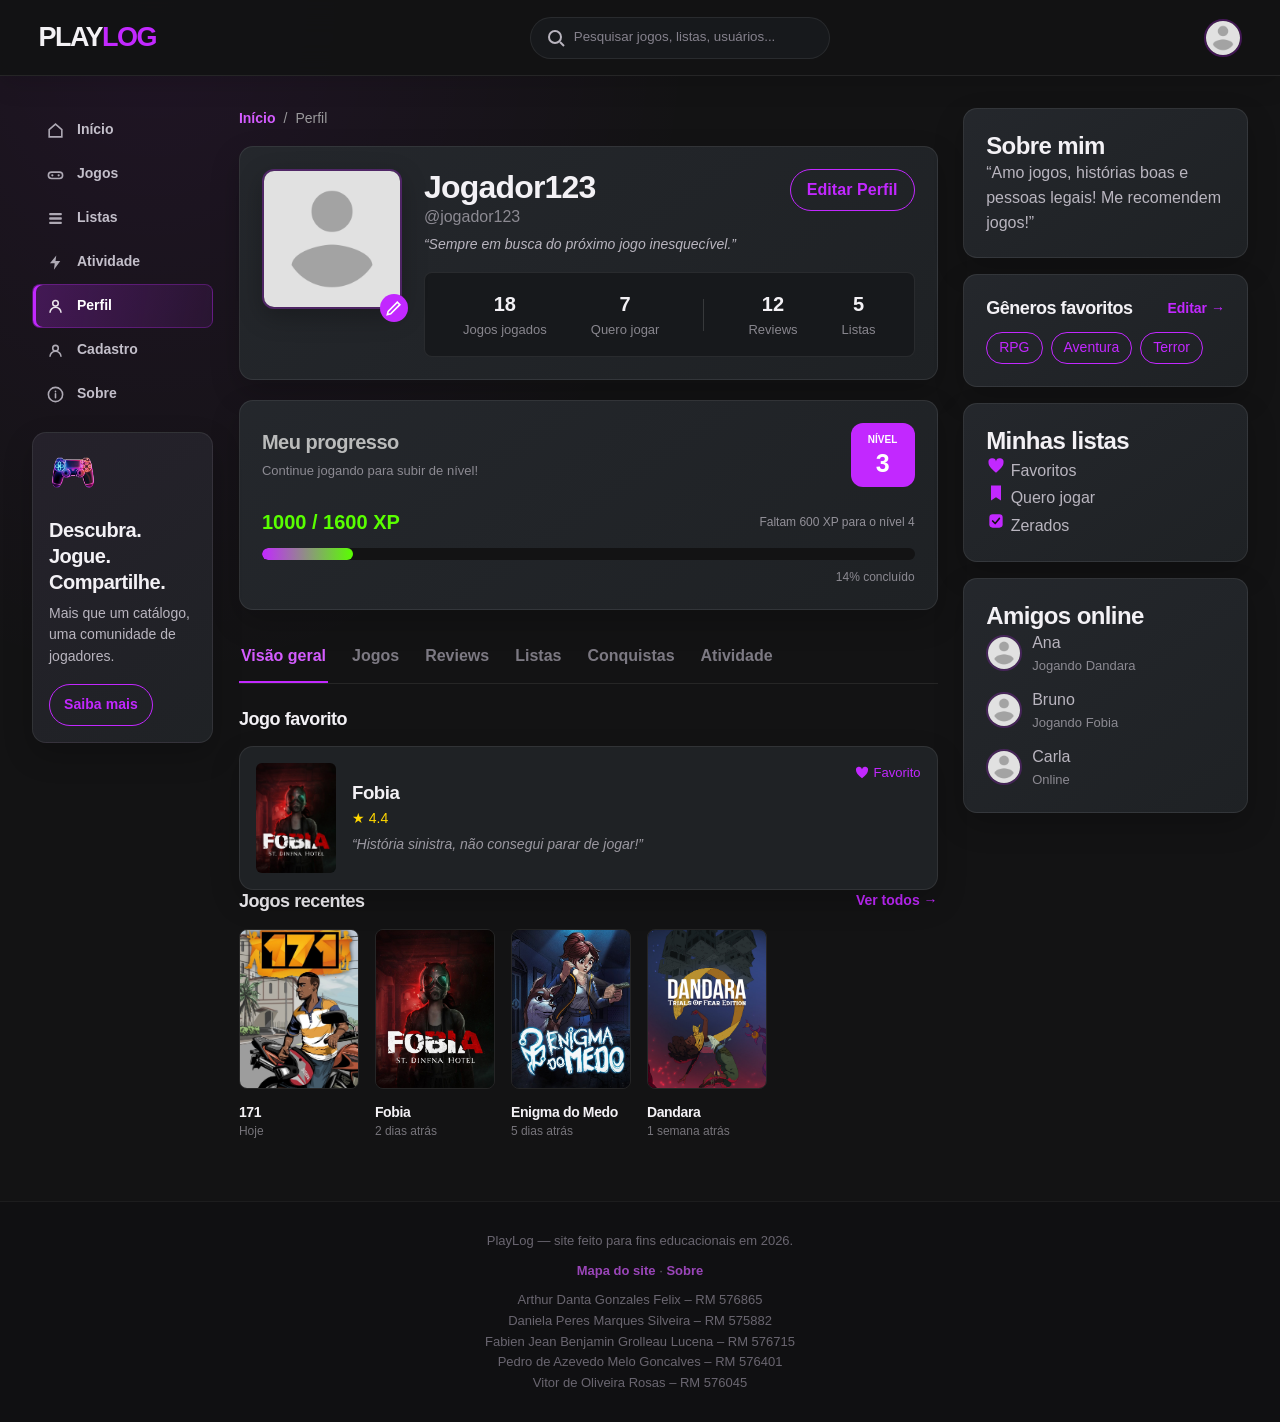
<file: perfil.html>
<!DOCTYPE html>
<html lang="pt-br">
<head>
  <meta charset="UTF-8">
  <meta name="viewport" content="width=device-width, initial-scale=1.0">
  <title>PlayLog - Perfil</title>
  <link rel="stylesheet" href="vendor/bootstrap/bootstrap.min.css">
  <link rel="stylesheet" href="css/style.css">
</head>
<body class="app-shell">

  <header class="topbar navbar navbar-dark">
    <button class="navbar-toggler d-lg-none" type="button" data-bs-toggle="offcanvas" data-bs-target="#menuLateral" aria-controls="menuLateral" aria-label="Abrir menu de navegação">
      <span class="navbar-toggler-icon"></span>
    </button>

    <a href="index.html" class="brand">
      <span class="brand-name">Play<span class="brand-accent">Log</span></span>
    </a>

    <form class="search-box" id="buscaTopo" role="search">
      <svg viewBox="0 0 20 20" class="icon" aria-hidden="true"><circle cx="9" cy="9" r="6" fill="none" stroke="currentColor" stroke-width="2"/><line x1="14" y1="14" x2="18" y2="18" stroke="currentColor" stroke-width="2"/></svg>
      <label for="campoBuscaTopo" class="visually-hidden">Pesquisar jogos</label>
      <input type="search" id="campoBuscaTopo" placeholder="Pesquisar jogos, listas, usuários...">
    </form>

    <div class="topbar-icons">
      <a href="perfil.html" class="topbar-avatar-link" aria-label="Meu perfil"><img src="assets/avatar_placeholder.png" alt="Avatar de Jogador123" class="topbar-avatar"></a>
    </div>
  </header>

  <div class="app-body container-fluid">
    <div class="row g-3">

    <div class="col-lg-3 col-xl-2 sidebar-col">
    <aside class="sidebar-left offcanvas-lg offcanvas-start" tabindex="-1" id="menuLateral" aria-labelledby="menuLateralTitulo">
      <div class="offcanvas-header d-lg-none">
        <h2 class="offcanvas-title" id="menuLateralTitulo">Menu</h2>
        <button type="button" class="btn-close btn-close-white" data-bs-dismiss="offcanvas" data-bs-target="#menuLateral" aria-label="Fechar menu"></button>
      </div>
      <div class="offcanvas-body">
      <nav aria-label="Menu lateral">
        <ul>
          <li><a href="index.html">
            <svg viewBox="0 0 24 24" class="icon" aria-hidden="true"><path d="M4 11 L12 4 L20 11 V20 H4 Z" fill="none" stroke="currentColor" stroke-width="2"/></svg>
            Início
          </a></li>
          <li><a href="jogos.html">
            <svg viewBox="0 0 24 24" class="icon" aria-hidden="true"><rect x="3" y="9" width="18" height="8" rx="4" fill="none" stroke="currentColor" stroke-width="2"/><circle cx="8" cy="13" r="1.4" fill="currentColor"/><circle cx="16" cy="13" r="1.4" fill="currentColor"/></svg>
            Jogos
          </a></li>
          <li><a href="listas.html">
            <svg viewBox="0 0 24 24" class="icon" aria-hidden="true"><rect x="4" y="5" width="16" height="3" rx="1" fill="currentColor"/><rect x="4" y="10.5" width="16" height="3" rx="1" fill="currentColor"/><rect x="4" y="16" width="16" height="3" rx="1" fill="currentColor"/></svg>
            Listas
          </a></li>
          <li><a href="atividade.html">
            <svg viewBox="0 0 24 24" class="icon" aria-hidden="true"><path d="M13 3 L5 13 h6 l-1 8 8 -11 h-6 Z" fill="currentColor"/></svg>
            Atividade
          </a></li>
          <li><a href="perfil.html" class="active" aria-current="page">
            <svg viewBox="0 0 24 24" class="icon" aria-hidden="true"><circle cx="12" cy="8" r="3.5" fill="none" stroke="currentColor" stroke-width="2"/><path d="M5 20 a7 7 0 0 1 14 0" fill="none" stroke="currentColor" stroke-width="2"/></svg>
            Perfil
          </a></li>
          <li><a href="cadastro.html">
            <svg viewBox="0 0 24 24" class="icon" aria-hidden="true"><circle cx="12" cy="9" r="3.5" fill="none" stroke="currentColor" stroke-width="2"/><path d="M5 20 a7 7 0 0 1 14 0" fill="none" stroke="currentColor" stroke-width="2"/></svg>
            Cadastro
          </a></li>
          <li><a href="sobre.html">
            <svg viewBox="0 0 24 24" class="icon" aria-hidden="true"><circle cx="12" cy="12" r="9" fill="none" stroke="currentColor" stroke-width="2"/><path d="M12 11 v5 M12 8 v0.5" fill="none" stroke="currentColor" stroke-width="2" stroke-linecap="round"/></svg>
            Sobre
          </a></li>
        </ul>
      </nav>
      <div class="side-promo">
        <img src="assets/controller.png" alt="" class="side-promo-image">
        <h2>Descubra. Jogue. Compartilhe.</h2>
        <p>Mais que um catálogo, uma comunidade de jogadores.</p>
        <a href="cadastro.html" class="cta-button">Saiba mais</a>
      </div>
      </div>
    </aside>
    </div>

    <main class="feed col-12 col-lg-9 col-xl-7" id="conteudo">
      <nav aria-label="Você está em"><ol class="breadcrumb">
        <li class="breadcrumb-item"><a href="index.html">Início</a></li>
        <li class="breadcrumb-item active" aria-current="page">Perfil</li>
      </ol></nav>


      <section class="panel profile-header">
        <div class="profile-photo-wrap">
          <img src="assets/avatar_placeholder.png" alt="Foto de perfil de Jogador123" class="profile-photo">
          <span class="profile-photo-edit" aria-hidden="true">
            <svg viewBox="0 0 24 24" class="icon" aria-hidden="true"><path d="M4 20 l1 -4 11 -11 3 3 -11 11 -4 1 Z" fill="none" stroke="currentColor" stroke-width="2"/></svg>
          </span>
        </div>

        <div class="profile-header-info">
          <div class="profile-header-top">
            <div>
              <h1 data-usuario>Jogador123</h1>
              <p class="profile-handle">@jogador123</p>
              <p class="profile-quote-inline">&ldquo;Sempre em busca do próximo jogo inesquecível.&rdquo;</p>
            </div>
            <a href="cadastro.html" class="cta-button btn">Editar Perfil</a>
          </div>

          <div class="profile-stat-bar">
            <div class="profile-stat-item"><strong data-stat="jogados">18</strong><span>Jogos jogados</span></div>
            <div class="profile-stat-item"><strong data-stat="queroJogar">7</strong><span>Quero jogar</span></div>
            <span class="stat-divider" aria-hidden="true"></span>
            <div class="profile-stat-item"><strong data-stat="reviews">12</strong><span>Reviews</span></div>
            <div class="profile-stat-item"><strong data-stat="listas">5</strong><span>Listas</span></div>
          </div>
        </div>
      </section>
            <section class="xp-card panel" aria-labelledby="xp-title">
        <div class="xp-card-header">
          <div>
            <h2 id="xp-title">Meu progresso</h2>
            <p class="xp-subtitle">Continue jogando para subir de nível!</p>
          </div>
          <div class="xp-level">
            <span class="xp-level-label">NÍVEL</span>
            <strong id="xpNivel">1</strong>
          </div>
        </div>

        <div class="xp-total">
          <strong id="xpTotal">0 XP</strong>
          <span id="xpFaltam">0 XP para o próximo nível</span>
        </div>

        <div
          class="xp-progress-track"
          role="progressbar"
          aria-label="Progresso para o próximo nível"
          aria-valuemin="0"
          aria-valuemax="100"
          aria-valuenow="0"
          id="xpBarra"
        >
          <div class="xp-progress-fill" id="xpBarraPreenchida"></div>
        </div>

        <p class="xp-progress-caption" id="xpPercentual">0% concluído</p>
      </section>

      <div class="profile-tabs nav" role="tablist" aria-label="Seções do perfil">
        <button type="button" class="profile-tab active" id="tab-geral" data-bs-toggle="tab" data-bs-target="#painel-geral" role="tab" aria-controls="painel-geral" aria-selected="true">Visão geral</button>
        <button type="button" class="profile-tab" id="tab-jogos" data-bs-toggle="tab" data-bs-target="#painel-jogos" role="tab" aria-controls="painel-jogos" aria-selected="false">Jogos</button>
        <button type="button" class="profile-tab" id="tab-reviews" data-bs-toggle="tab" data-bs-target="#painel-reviews" role="tab" aria-controls="painel-reviews" aria-selected="false">Reviews</button>
        <button type="button" class="profile-tab" id="tab-listas" data-bs-toggle="tab" data-bs-target="#painel-listas" role="tab" aria-controls="painel-listas" aria-selected="false">Listas</button>
        <button type="button" class="profile-tab" id="tab-conquistas" data-bs-toggle="tab" data-bs-target="#painel-conquistas" role="tab" aria-controls="painel-conquistas" aria-selected="false">Conquistas</button>
        <button type="button" class="profile-tab" id="tab-atividade" data-bs-toggle="tab" data-bs-target="#painel-atividade" role="tab" aria-controls="painel-atividade" aria-selected="false">Atividade</button>
      </div>

      <div class="tab-content">
      <div class="tab-pane fade show active" id="painel-geral" role="tabpanel" aria-labelledby="tab-geral" tabindex="0">

      <section aria-labelledby="favorite-title">
        <div class="section-header-row">
          <h2 id="favorite-title">Jogo favorito</h2>
        </div>
        <div class="favorite-game-card">
          <img src="assets/fobia_cover.jpg" alt="Capa do jogo Fobia" class="favorite-game-cover">
          <div class="favorite-game-info">
            <h3>Fobia</h3>
            <p class="rating">&#9733; 4.4</p>
            <p class="favorite-game-quote">&ldquo;História sinistra, não consegui parar de jogar!&rdquo;</p>
          </div>
          <span class="favorite-badge">
            <svg viewBox="0 0 24 24" class="icon" aria-hidden="true"><path d="M12 20 C6 15 3 11.5 3 8 a4.5 4.5 0 0 1 9 -1.5 A4.5 4.5 0 0 1 21 8 c0 3.5 -3 7 -9 12 Z" fill="var(--color-purple)"/></svg>
            Favorito
          </span>
        </div>
      </section>

      <section aria-labelledby="recent-games-title">
        <div class="section-header-row">
          <h2 id="recent-games-title">Jogos recentes</h2>
          <a href="jogos.html" class="panel-edit-link">Ver todos &#8594;</a>
        </div>
        <div class="recent-games-row">
          <div class="recent-game-item">
            <img src="assets/171_cover.jpg" alt="Capa do jogo 171">
            <h4>171</h4>
            <p>Hoje</p>
          </div>
          <div class="recent-game-item">
            <img src="assets/fobia_cover.jpg" alt="Capa do jogo Fobia">
            <h4>Fobia</h4>
            <p>2 dias atrás</p>
          </div>
          <div class="recent-game-item">
            <img src="assets/enigma_do_medo_cover.jpg" alt="Capa do jogo Enigma do Medo">
            <h4>Enigma do Medo</h4>
            <p>5 dias atrás</p>
          </div>
          <div class="recent-game-item">
            <img src="assets/dandara_cover.jpeg" alt="Capa do jogo Dandara">
            <h4>Dandara</h4>
            <p>1 semana atrás</p>
          </div>
        </div>
      </section>

          </div>
      <div class="tab-pane fade" id="painel-jogos" role="tabpanel" aria-labelledby="tab-jogos" tabindex="0">
        <div class="section-header-row"><h2>Jogos</h2></div>
        <div class="row row-cols-2 row-cols-md-4 g-3" id="perfilJogos"></div>
      </div>
      <div class="tab-pane fade" id="painel-reviews" role="tabpanel" aria-labelledby="tab-reviews" tabindex="0">
        <div class="section-header-row"><h2>Reviews</h2></div>
        <ul class="list-group list-group-playlog" id="perfilReviews"></ul>
      </div>
      <div class="tab-pane fade" id="painel-listas" role="tabpanel" aria-labelledby="tab-listas" tabindex="0">
        <div class="section-header-row"><h2>Listas</h2></div>
        <ul class="list-group list-group-playlog" id="perfilListas"></ul>
      </div>
      <div class="tab-pane fade" id="painel-conquistas" role="tabpanel" aria-labelledby="tab-conquistas" tabindex="0">
        <div class="section-header-row"><h2>Conquistas</h2></div>
        <ul class="list-group list-group-playlog" id="perfilConquistas"></ul>
      </div>
      <div class="tab-pane fade" id="painel-atividade" role="tabpanel" aria-labelledby="tab-atividade" tabindex="0">
        <div class="section-header-row"><h2>Atividade</h2></div>
        <ul class="list-group list-group-playlog" id="perfilAtividade"></ul>
      </div>
      </div>
    </main>

    <aside class="sidebar-right col-12 col-xl-3" aria-label="Sobre e comunidade">

      <div class="panel">
        <h2>Sobre mim</h2>
        <p class="about-me-text">&ldquo;Amo jogos, histórias boas e pessoas legais! Me recomendem jogos!&rdquo;</p>
      </div>

      <div class="panel">
        <div class="panel-title-row">
          <h2>Gêneros favoritos</h2>
          <a href="cadastro.html" class="panel-edit-link">Editar</a>
        </div>
        <ul class="tag-list">
          <li>RPG</li>
          <li>Aventura</li>
          <li>Terror</li>
        </ul>
      </div>

      <div class="panel">
        <h2>Minhas listas</h2>
        <div class="my-lists-row">
          <div class="my-list-item">
            <span class="my-list-icon">
              <svg viewBox="0 0 24 24" class="icon" aria-hidden="true"><path d="M12 20 C6 15 3 11.5 3 8 a4.5 4.5 0 0 1 9 -1.5 A4.5 4.5 0 0 1 21 8 c0 3.5 -3 7 -9 12 Z" fill="var(--color-purple)"/></svg>
            </span>
            Favoritos
          </div>
          <div class="my-list-item">
            <span class="my-list-icon">
              <svg viewBox="0 0 24 24" class="icon" aria-hidden="true"><path d="M6 3 h12 v18 l-6 -4 -6 4 Z" fill="var(--color-purple)"/></svg>
            </span>
            Quero jogar
          </div>
          <div class="my-list-item">
            <span class="my-list-icon">
              <svg viewBox="0 0 24 24" class="icon" aria-hidden="true"><rect x="4" y="4" width="16" height="16" rx="4" fill="var(--color-purple)"/><path d="M8 12 l3 3 5 -6" fill="none" stroke="var(--color-ink)" stroke-width="2" stroke-linecap="round" stroke-linejoin="round"/></svg>
            </span>
            Zerados
          </div>
        </div>
      </div>

      <div class="panel">
        <h2>Amigos online</h2>
        <ul class="friend-list">
          <li>
            <img src="assets/avatar_placeholder.png" alt="" class="friend-avatar">
            <div>
              <span class="friend-name">Ana</span>
              <span class="friend-status">Jogando Dandara</span>
            </div>
          </li>
          <li>
            <img src="assets/avatar_placeholder.png" alt="" class="friend-avatar">
            <div>
              <span class="friend-name">Bruno</span>
              <span class="friend-status">Jogando Fobia</span>
            </div>
          </li>
          <li>
            <img src="assets/avatar_placeholder.png" alt="" class="friend-avatar">
            <div>
              <span class="friend-name">Carla</span>
              <span class="friend-status">Online</span>
            </div>
          </li>
        </ul>
      </div>

    </aside>

  </div>
  </div>

  <footer class="site-footer">
    <p>PlayLog &mdash; site feito para fins educacionais em 2026.</p>

    <p class="footer-links"><a href="mapa.html">Mapa do site</a> &middot; <a href="sobre.html">Sobre</a></p>

    <p class="creditos">
      Arthur Danta Gonzales Felix &ndash; RM 576865<br>
      Daniela Peres Marques Silveira &ndash; RM 575882<br>
      Fabien Jean Benjamin Grolleau Lucena &ndash; RM 576715<br>
      Pedro de Azevedo Melo Goncalves &ndash; RM 576401<br>
      Vitor de Oliveira Rosas &ndash; RM 576045
    </p>
  </footer>

  <script src="vendor/bootstrap/bootstrap.bundle.min.js"></script>
  <script src="js/dados.js"></script>
  <script src="js/utils.js"></script>
  <script src="js/usuario.js"></script>
  <script src="js/validacao.js"></script>
  <script src="js/cards.js"></script>
  <script src="js/catalogo.js"></script>
  <script src="js/atividade.js"></script>
  <script src="js/listas.js"></script>
  <script src="js/cadastro.js"></script>
  <script src="js/nivel.js"></script>
  <script src="js/main.js"></script>
</body>
</html>
</file>
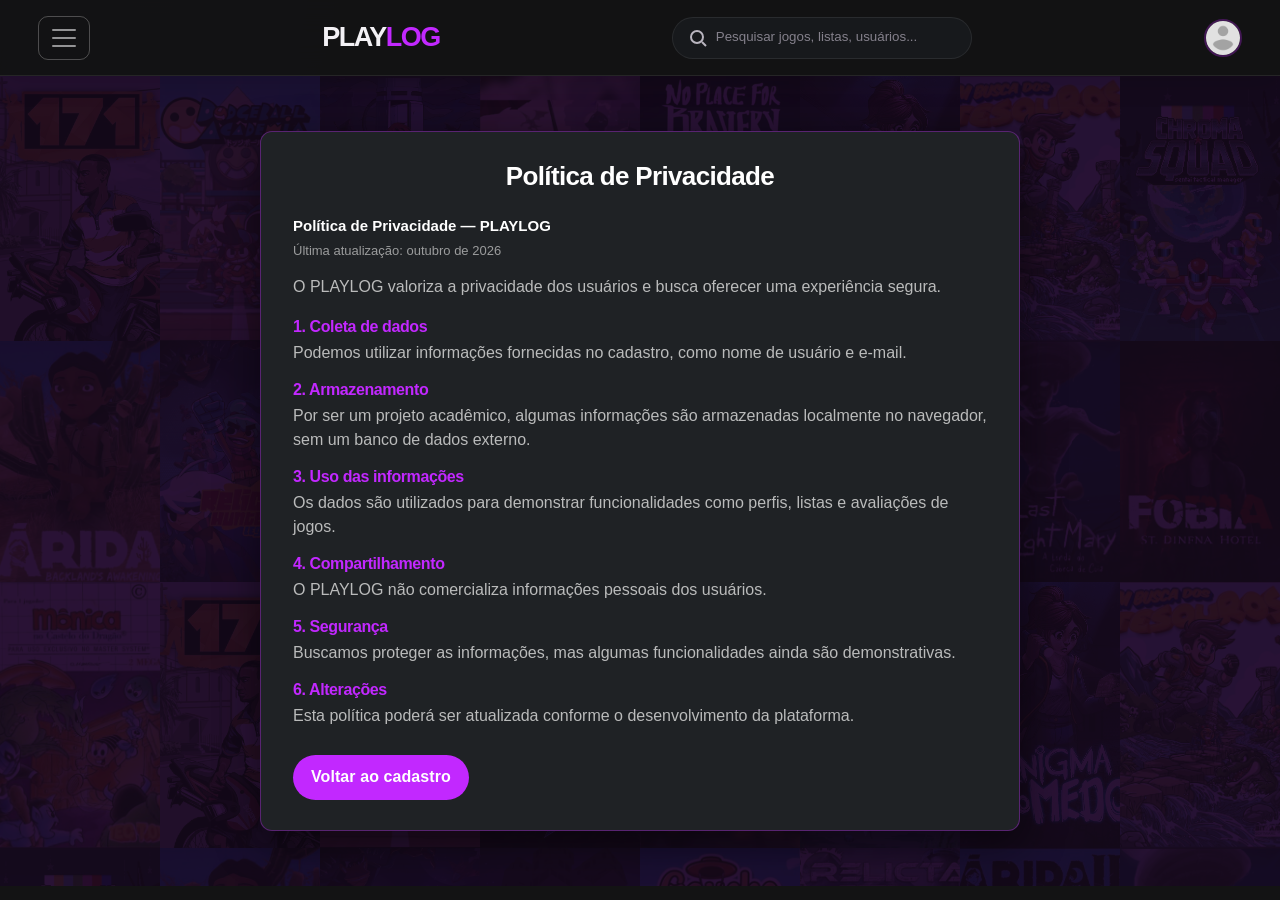
<file: privacidade.html>
<!DOCTYPE html>
<html lang="pt-br">
<head>
  <meta charset="UTF-8">
  <meta name="viewport" content="width=device-width, initial-scale=1.0">
  <title>PlayLog - Política de Privacidade</title>
  <link rel="stylesheet" href="vendor/bootstrap/bootstrap.min.css">
  <link rel="stylesheet" href="css/style.css">
</head>
<body class="auth-shell legal-page">
  <header class="topbar navbar navbar-dark">
    <button class="navbar-toggler" type="button" data-bs-toggle="offcanvas" data-bs-target="#menuLateral" aria-controls="menuLateral" aria-label="Abrir menu de navegação">
      <span class="navbar-toggler-icon"></span>
    </button>

    <a href="index.html" class="brand">
      <span class="brand-name">Play<span class="brand-accent">Log</span></span>
    </a>

    <form class="search-box" id="buscaTopo" role="search">
      <svg viewBox="0 0 20 20" class="icon" aria-hidden="true"><circle cx="9" cy="9" r="6" fill="none" stroke="currentColor" stroke-width="2"/><line x1="14" y1="14" x2="18" y2="18" stroke="currentColor" stroke-width="2"/></svg>
      <label for="campoBuscaTopo" class="visually-hidden">Pesquisar jogos</label>
      <input type="search" id="campoBuscaTopo" placeholder="Pesquisar jogos, listas, usuários...">
    </form>

    <div class="topbar-icons">
      <a href="perfil.html" class="topbar-avatar-link" aria-label="Meu perfil"><img src="assets/avatar_placeholder.png" alt="Avatar de Jogador123" class="topbar-avatar"></a>
    </div>
  </header>

    <aside class="sidebar-left offcanvas offcanvas-start" tabindex="-1" id="menuLateral" aria-labelledby="menuLateralTitulo">
    <div class="offcanvas-header">
      <h2 class="offcanvas-title" id="menuLateralTitulo">Menu</h2>
      <button type="button" class="btn-close btn-close-white" data-bs-dismiss="offcanvas" aria-label="Fechar menu"></button>
    </div>
    <div class="offcanvas-body">
      <nav aria-label="Menu lateral">
        <ul>
          <li><a href="index.html">
            <svg viewBox="0 0 24 24" class="icon" aria-hidden="true"><path d="M4 11 L12 4 L20 11 V20 H4 Z" fill="none" stroke="currentColor" stroke-width="2"/></svg>
            Início
          </a></li>
          <li><a href="jogos.html">
            <svg viewBox="0 0 24 24" class="icon" aria-hidden="true"><rect x="3" y="9" width="18" height="8" rx="4" fill="none" stroke="currentColor" stroke-width="2"/><circle cx="8" cy="13" r="1.4" fill="currentColor"/><circle cx="16" cy="13" r="1.4" fill="currentColor"/></svg>
            Jogos
          </a></li>
          <li><a href="listas.html">
            <svg viewBox="0 0 24 24" class="icon" aria-hidden="true"><rect x="4" y="5" width="16" height="3" rx="1" fill="currentColor"/><rect x="4" y="10.5" width="16" height="3" rx="1" fill="currentColor"/><rect x="4" y="16" width="16" height="3" rx="1" fill="currentColor"/></svg>
            Listas
          </a></li>
          <li><a href="atividade.html">
            <svg viewBox="0 0 24 24" class="icon" aria-hidden="true"><path d="M13 3 L5 13 h6 l-1 8 8 -11 h-6 Z" fill="currentColor"/></svg>
            Atividade
          </a></li>
          <li><a href="perfil.html">
            <svg viewBox="0 0 24 24" class="icon" aria-hidden="true"><circle cx="12" cy="8" r="3.5" fill="none" stroke="currentColor" stroke-width="2"/><path d="M5 20 a7 7 0 0 1 14 0" fill="none" stroke="currentColor" stroke-width="2"/></svg>
            Perfil
          </a></li>
          <li><a href="cadastro.html">
            <svg viewBox="0 0 24 24" class="icon" aria-hidden="true"><circle cx="12" cy="9" r="3.5" fill="none" stroke="currentColor" stroke-width="2"/><path d="M5 20 a7 7 0 0 1 14 0" fill="none" stroke="currentColor" stroke-width="2"/></svg>
            Cadastro
          </a></li>
          <li><a href="sobre.html">
            <svg viewBox="0 0 24 24" class="icon" aria-hidden="true"><circle cx="12" cy="12" r="9" fill="none" stroke="currentColor" stroke-width="2"/><path d="M12 11 v5 M12 8 v0.5" fill="none" stroke="currentColor" stroke-width="2" stroke-linecap="round"/></svg>
            Sobre
          </a></li>
        </ul>
      </nav>
      <div class="side-promo">
        <img src="assets/controller.png" alt="" class="side-promo-image">
        <h2>Descubra. Jogue. Compartilhe.</h2>
        <p>Mais que um catálogo, uma comunidade de jogadores.</p>
        <a href="cadastro.html" class="cta-button">Saiba mais</a>
      </div>
    </div>
  </aside>


  <main class="auth-main legal-main" id="conteudo">
    <div class="auth-backdrop" aria-hidden="true">
      <div class="cover-collage">
        <img src="assets/171_cover.jpg" alt="">
        <img src="assets/dodgeball_cover.jpeg" alt="">
        <img src="assets/unsighted_cover.jpeg" alt="">
        <img src="assets/9kings_cover.jpeg" alt="">
        <img src="assets/no_place_for_bravery_cover.jpeg" alt="">
        <img src="assets/enigma_do_medo_cover.jpg" alt="">
        <img src="assets/em_busca_dos_tesouros_cover.jpeg" alt="">
        <img src="assets/chroma_squad_cover.jpeg" alt="">
        <img src="assets/arida_cover.jpeg" alt="">
        <img src="assets/relic_hunters_cover.jpeg" alt="">
        <img src="assets/dandara_cover.jpeg" alt="">
        <img src="assets/gaucho_cover.jpeg" alt="">
        <img src="assets/relicta_cover.jpeg" alt="">
        <img src="assets/arida2_cover.jpeg" alt="">
        <img src="assets/the_last_night_mary_cover.jpeg" alt="">
        <img src="assets/fobia_cover.jpg" alt="">
        <img src="assets/monica_cover.jpeg" alt="">
        <img src="assets/171_cover.jpg" alt="">
        <img src="assets/dodgeball_cover.jpeg" alt="">
        <img src="assets/unsighted_cover.jpeg" alt="">
        <img src="assets/9kings_cover.jpeg" alt="">
        <img src="assets/no_place_for_bravery_cover.jpeg" alt="">
        <img src="assets/enigma_do_medo_cover.jpg" alt="">
        <img src="assets/em_busca_dos_tesouros_cover.jpeg" alt="">
        <img src="assets/chroma_squad_cover.jpeg" alt="">
        <img src="assets/arida_cover.jpeg" alt="">
        <img src="assets/relic_hunters_cover.jpeg" alt="">
        <img src="assets/dandara_cover.jpeg" alt="">
        <img src="assets/gaucho_cover.jpeg" alt="">
        <img src="assets/relicta_cover.jpeg" alt="">
        <img src="assets/arida2_cover.jpeg" alt="">
        <img src="assets/the_last_night_mary_cover.jpeg" alt="">
      </div>
    </div>

    <article class="legal-card" aria-labelledby="legal-titulo">
      <h1 id="legal-titulo">Política de Privacidade</h1>
      <p class="legal-document-title">Política de Privacidade — PLAYLOG</p>
      <p class="legal-updated">Última atualização: outubro de 2026</p>
      <p class="legal-intro">O PLAYLOG valoriza a privacidade dos usuários e busca oferecer uma experiência segura.</p>
        <section class="legal-section"><h2>1. Coleta de dados</h2><p>Podemos utilizar informações fornecidas no cadastro, como nome de usuário e e-mail.</p></section>
        <section class="legal-section"><h2>2. Armazenamento</h2><p>Por ser um projeto acadêmico, algumas informações são armazenadas localmente no navegador, sem um banco de dados externo.</p></section>
        <section class="legal-section"><h2>3. Uso das informações</h2><p>Os dados são utilizados para demonstrar funcionalidades como perfis, listas e avaliações de jogos.</p></section>
        <section class="legal-section"><h2>4. Compartilhamento</h2><p>O PLAYLOG não comercializa informações pessoais dos usuários.</p></section>
        <section class="legal-section"><h2>5. Segurança</h2><p>Buscamos proteger as informações, mas algumas funcionalidades ainda são demonstrativas.</p></section>
        <section class="legal-section"><h2>6. Alterações</h2><p>Esta política poderá ser atualizada conforme o desenvolvimento da plataforma.</p></section>
      <a class="legal-back" href="cadastro.html">Voltar ao cadastro</a>
    </article>
  </main>
  <footer class="site-footer">
    <p>PlayLog &mdash; site feito para fins educacionais em 2026.</p>

    <p class="footer-links"><a href="mapa.html">Mapa do site</a> &middot; <a href="sobre.html">Sobre</a></p>

    <p class="creditos">
      Arthur Danta Gonzales Felix &ndash; RM 576865<br>
      Daniela Peres Marques Silveira &ndash; RM 575882<br>
      Fabien Jean Benjamin Grolleau Lucena &ndash; RM 576715<br>
      Pedro de Azevedo Melo Goncalves &ndash; RM 576401<br>
      Vitor de Oliveira Rosas &ndash; RM 576045
    </p>
  </footer>


  <script src="vendor/bootstrap/bootstrap.bundle.min.js"></script>
</body>
</html>
</file>
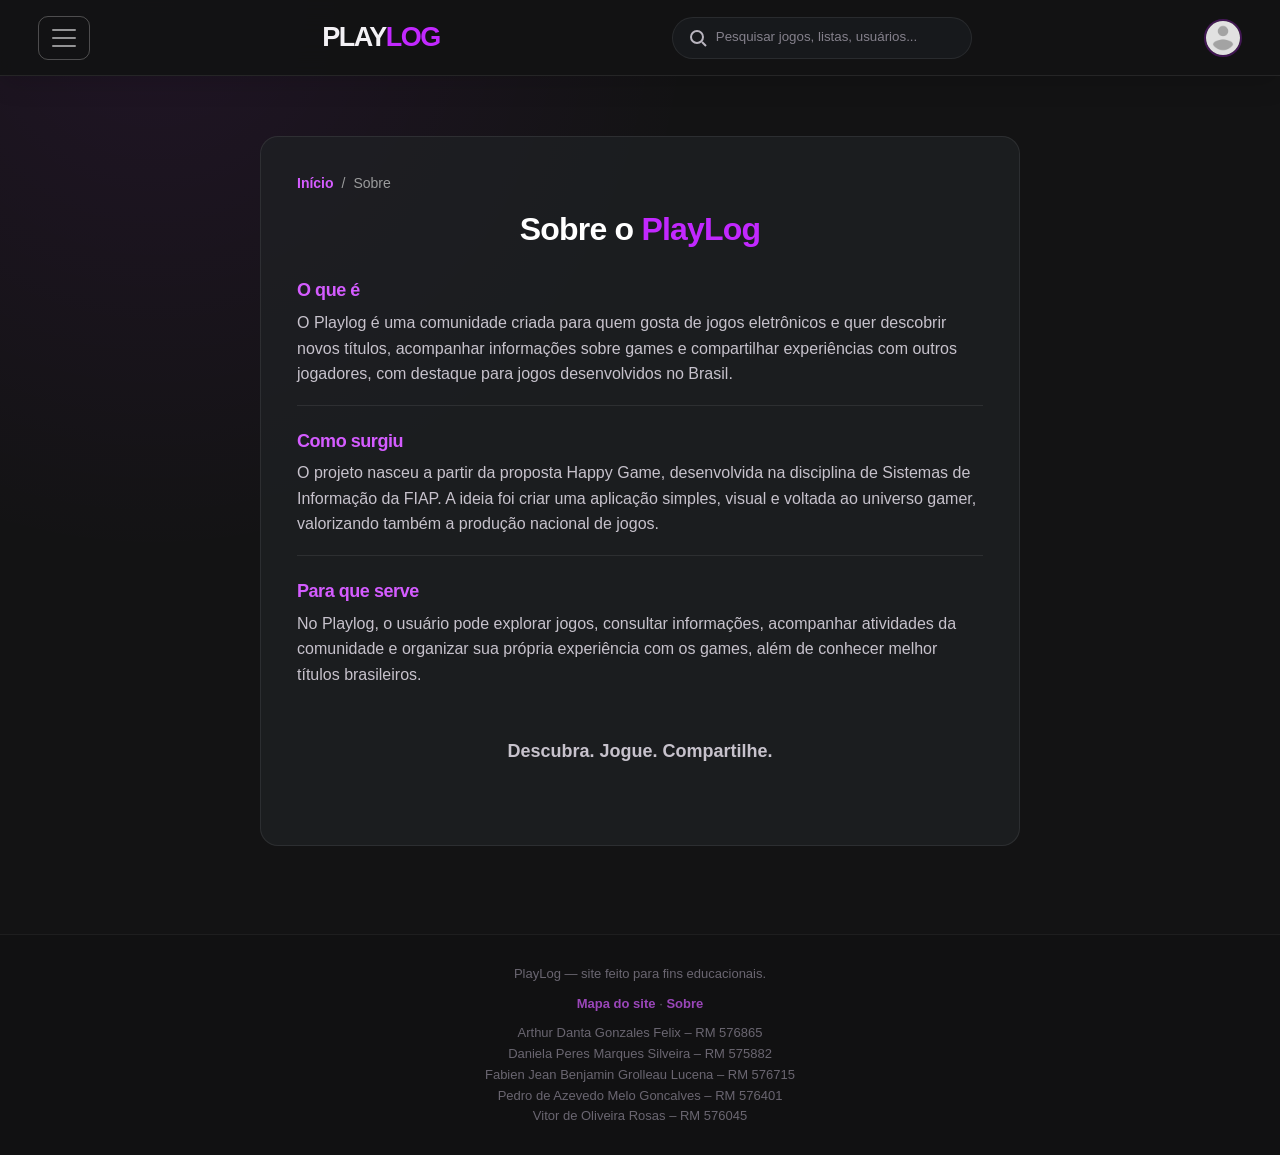
<file: sobre.html>
<!DOCTYPE html>
<html lang="pt-br">
<head>
  <meta charset="UTF-8">
  <meta name="viewport" content="width=device-width, initial-scale=1.0">
  <title>PlayLog - Sobre</title>
  <link rel="stylesheet" href="vendor/bootstrap/bootstrap.min.css">
  <link rel="stylesheet" href="css/style.css">
</head>
<body class="auth-shell">

  <header class="topbar navbar navbar-dark">
    <button class="navbar-toggler" type="button" data-bs-toggle="offcanvas" data-bs-target="#menuLateral" aria-controls="menuLateral" aria-label="Abrir menu de navegação">
      <span class="navbar-toggler-icon"></span>
    </button>

    <a href="index.html" class="brand">
      <span class="brand-name">Play<span class="brand-accent">Log</span></span>
    </a>

    <form class="search-box" id="buscaTopo" role="search">
      <svg viewBox="0 0 20 20" class="icon" aria-hidden="true"><circle cx="9" cy="9" r="6" fill="none" stroke="currentColor" stroke-width="2"/><line x1="14" y1="14" x2="18" y2="18" stroke="currentColor" stroke-width="2"/></svg>
      <label for="campoBuscaTopo" class="visually-hidden">Pesquisar jogos</label>
      <input type="search" id="campoBuscaTopo" placeholder="Pesquisar jogos, listas, usuários...">
    </form>

    <div class="topbar-icons">
      <a href="perfil.html" class="topbar-avatar-link" aria-label="Meu perfil"><img src="assets/avatar_placeholder.png" alt="Avatar de Jogador123" class="topbar-avatar"></a>
    </div>
  </header>

    <aside class="sidebar-left offcanvas offcanvas-start" tabindex="-1" id="menuLateral" aria-labelledby="menuLateralTitulo">
    <div class="offcanvas-header">
      <h2 class="offcanvas-title" id="menuLateralTitulo">Menu</h2>
      <button type="button" class="btn-close btn-close-white" data-bs-dismiss="offcanvas" aria-label="Fechar menu"></button>
    </div>
    <div class="offcanvas-body">
      <nav aria-label="Menu lateral">
        <ul>
          <li><a href="index.html">
            <svg viewBox="0 0 24 24" class="icon" aria-hidden="true"><path d="M4 11 L12 4 L20 11 V20 H4 Z" fill="none" stroke="currentColor" stroke-width="2"/></svg>
            Início
          </a></li>
          <li><a href="jogos.html">
            <svg viewBox="0 0 24 24" class="icon" aria-hidden="true"><rect x="3" y="9" width="18" height="8" rx="4" fill="none" stroke="currentColor" stroke-width="2"/><circle cx="8" cy="13" r="1.4" fill="currentColor"/><circle cx="16" cy="13" r="1.4" fill="currentColor"/></svg>
            Jogos
          </a></li>
          <li><a href="listas.html">
            <svg viewBox="0 0 24 24" class="icon" aria-hidden="true"><rect x="4" y="5" width="16" height="3" rx="1" fill="currentColor"/><rect x="4" y="10.5" width="16" height="3" rx="1" fill="currentColor"/><rect x="4" y="16" width="16" height="3" rx="1" fill="currentColor"/></svg>
            Listas
          </a></li>
          <li><a href="atividade.html">
            <svg viewBox="0 0 24 24" class="icon" aria-hidden="true"><path d="M13 3 L5 13 h6 l-1 8 8 -11 h-6 Z" fill="currentColor"/></svg>
            Atividade
          </a></li>
          <li><a href="perfil.html">
            <svg viewBox="0 0 24 24" class="icon" aria-hidden="true"><circle cx="12" cy="8" r="3.5" fill="none" stroke="currentColor" stroke-width="2"/><path d="M5 20 a7 7 0 0 1 14 0" fill="none" stroke="currentColor" stroke-width="2"/></svg>
            Perfil
          </a></li>
          <li><a href="cadastro.html">
            <svg viewBox="0 0 24 24" class="icon" aria-hidden="true"><circle cx="12" cy="9" r="3.5" fill="none" stroke="currentColor" stroke-width="2"/><path d="M5 20 a7 7 0 0 1 14 0" fill="none" stroke="currentColor" stroke-width="2"/></svg>
            Cadastro
          </a></li>
          <li><a href="sobre.html">
            <svg viewBox="0 0 24 24" class="icon" aria-hidden="true"><circle cx="12" cy="12" r="9" fill="none" stroke="currentColor" stroke-width="2"/><path d="M12 11 v5 M12 8 v0.5" fill="none" stroke="currentColor" stroke-width="2" stroke-linecap="round"/></svg>
            Sobre
          </a></li>
        </ul>
      </nav>
      <div class="side-promo">
        <img src="assets/controller.png" alt="" class="side-promo-image">
        <h2>Descubra. Jogue. Compartilhe.</h2>
        <p>Mais que um catálogo, uma comunidade de jogadores.</p>
        <a href="cadastro.html" class="cta-button">Saiba mais</a>
      </div>
    </div>
  </aside>

  <main class="about-main" id="conteudo">
    <div class="about-content">
      <nav aria-label="Você está em"><ol class="breadcrumb">
        <li class="breadcrumb-item"><a href="index.html">Início</a></li>
        <li class="breadcrumb-item active" aria-current="page">Sobre</li>
      </ol></nav>

      <h1>Sobre o <span class="brand-accent">PlayLog</span></h1>

      <section>
        <h2>O que é</h2>
        <p>O Playlog é uma comunidade criada para quem gosta de jogos eletrônicos e quer descobrir novos títulos, acompanhar informações sobre games e compartilhar experiências com outros jogadores, com destaque para jogos desenvolvidos no Brasil.</p>
      </section>

      <section>
        <h2>Como surgiu</h2>
        <p>O projeto nasceu a partir da proposta Happy Game, desenvolvida na disciplina de Sistemas de Informação da FIAP. A ideia foi criar uma aplicação simples, visual e voltada ao universo gamer, valorizando também a produção nacional de jogos.</p>
      </section>

      <section>
        <h2>Para que serve</h2>
        <p>No Playlog, o usuário pode explorar jogos, consultar informações, acompanhar atividades da comunidade e organizar sua própria experiência com os games, além de conhecer melhor títulos brasileiros.</p>
      </section>

      <p class="about-tagline">Descubra. Jogue. Compartilhe.</p>
    </div>
  </main>

  <footer class="site-footer">
    <p>PlayLog &mdash; site feito para fins educacionais.</p>

    <p class="footer-links"><a href="mapa.html">Mapa do site</a> &middot; <a href="sobre.html">Sobre</a></p>

    <p class="creditos">
      Arthur Danta Gonzales Felix &ndash; RM 576865<br>
      Daniela Peres Marques Silveira &ndash; RM 575882<br>
      Fabien Jean Benjamin Grolleau Lucena &ndash; RM 576715<br>
      Pedro de Azevedo Melo Goncalves &ndash; RM 576401<br>
      Vitor de Oliveira Rosas &ndash; RM 576045
    </p>
  </footer>

  <script src="vendor/bootstrap/bootstrap.bundle.min.js"></script>
  <script src="js/dados.js"></script>
  <script src="js/utils.js"></script>
  <script src="js/usuario.js"></script>
  <script src="js/validacao.js"></script>
  <script src="js/cards.js"></script>
  <script src="js/catalogo.js"></script>
  <script src="js/atividade.js"></script>
  <script src="js/listas.js"></script>
  <script src="js/cadastro.js"></script>
  <script src="js/main.js"></script>
</body>
</html>
</file>
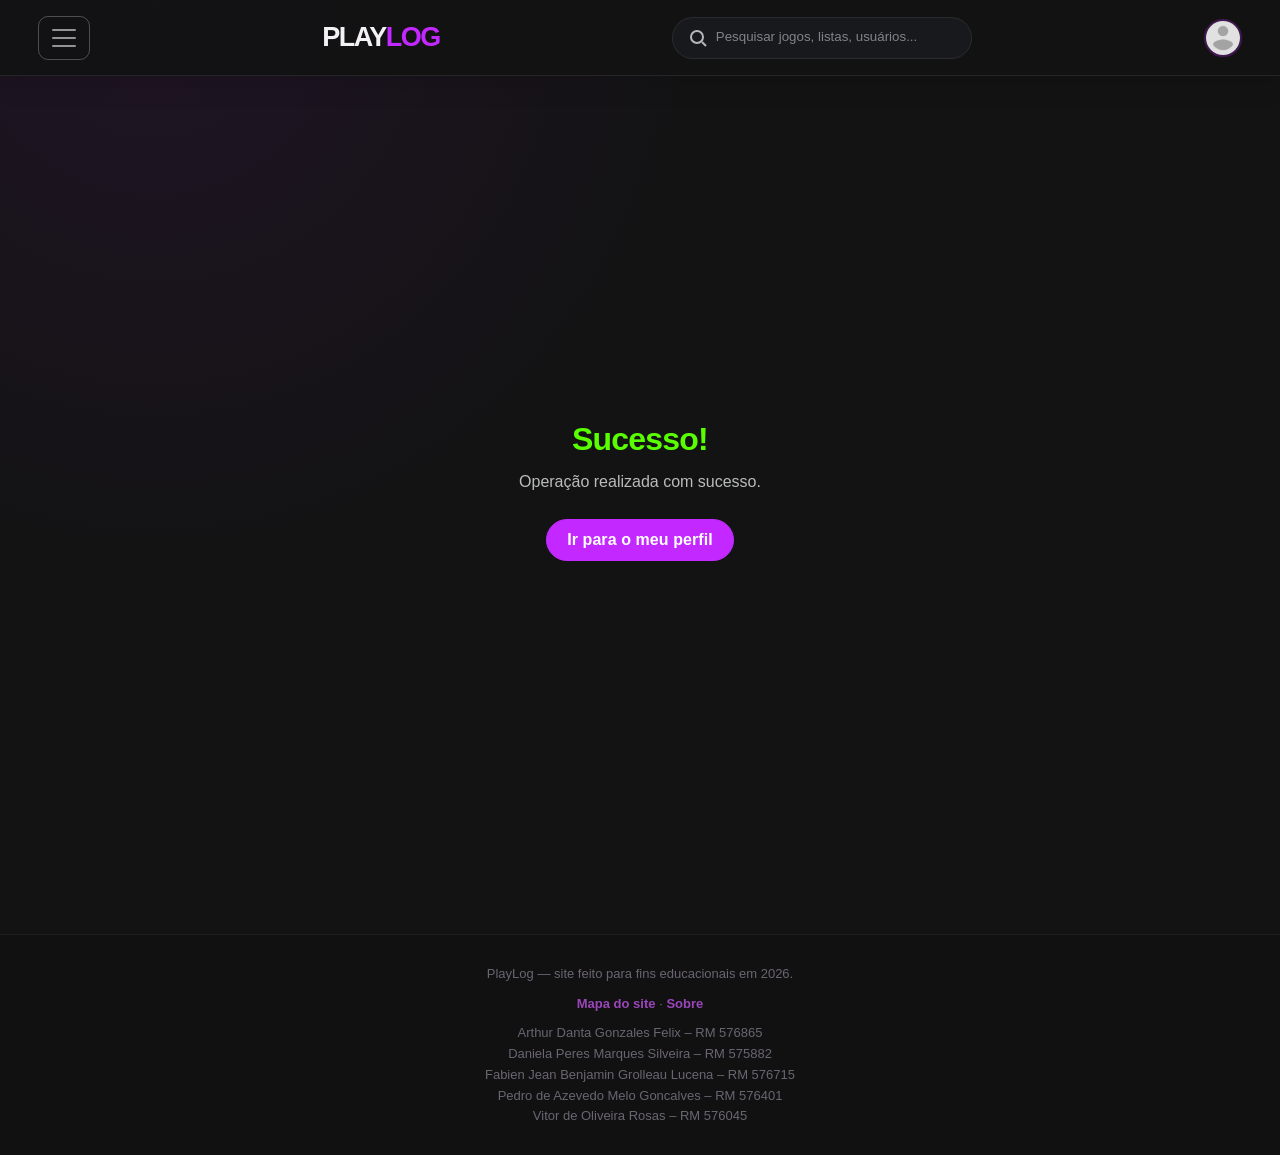
<file: sucesso.html>
<!DOCTYPE html>
<html lang="pt-br">
<head>
<meta charset="UTF-8">
<meta name="viewport" content="width=device-width, initial-scale=1.0">
<title>Sucesso - Playlog</title>
<link rel="stylesheet" href="vendor/bootstrap/bootstrap.min.css">
  <link rel="stylesheet" href="css/style.css">
</head>
<body class="app-shell">

  <header class="topbar navbar navbar-dark">
    <button class="navbar-toggler" type="button" data-bs-toggle="offcanvas" data-bs-target="#menuLateral" aria-controls="menuLateral" aria-label="Abrir menu de navegação">
      <span class="navbar-toggler-icon"></span>
    </button>

    <a href="index.html" class="brand">
      <span class="brand-name">Play<span class="brand-accent">Log</span></span>
    </a>

    <form class="search-box" id="buscaTopo" role="search">
      <svg viewBox="0 0 20 20" class="icon" aria-hidden="true"><circle cx="9" cy="9" r="6" fill="none" stroke="currentColor" stroke-width="2"/><line x1="14" y1="14" x2="18" y2="18" stroke="currentColor" stroke-width="2"/></svg>
      <label for="campoBuscaTopo" class="visually-hidden">Pesquisar jogos</label>
      <input type="search" id="campoBuscaTopo" placeholder="Pesquisar jogos, listas, usuários...">
    </form>

    <div class="topbar-icons">
      <a href="perfil.html" class="topbar-avatar-link" aria-label="Meu perfil"><img src="assets/avatar_placeholder.png" alt="Avatar de Jogador123" class="topbar-avatar"></a>
    </div>
  </header>

    <aside class="sidebar-left offcanvas offcanvas-start" tabindex="-1" id="menuLateral" aria-labelledby="menuLateralTitulo">
    <div class="offcanvas-header">
      <h2 class="offcanvas-title" id="menuLateralTitulo">Menu</h2>
      <button type="button" class="btn-close btn-close-white" data-bs-dismiss="offcanvas" aria-label="Fechar menu"></button>
    </div>
    <div class="offcanvas-body">
      <nav aria-label="Menu lateral">
        <ul>
          <li><a href="index.html">
            <svg viewBox="0 0 24 24" class="icon" aria-hidden="true"><path d="M4 11 L12 4 L20 11 V20 H4 Z" fill="none" stroke="currentColor" stroke-width="2"/></svg>
            Início
          </a></li>
          <li><a href="jogos.html">
            <svg viewBox="0 0 24 24" class="icon" aria-hidden="true"><rect x="3" y="9" width="18" height="8" rx="4" fill="none" stroke="currentColor" stroke-width="2"/><circle cx="8" cy="13" r="1.4" fill="currentColor"/><circle cx="16" cy="13" r="1.4" fill="currentColor"/></svg>
            Jogos
          </a></li>
          <li><a href="listas.html">
            <svg viewBox="0 0 24 24" class="icon" aria-hidden="true"><rect x="4" y="5" width="16" height="3" rx="1" fill="currentColor"/><rect x="4" y="10.5" width="16" height="3" rx="1" fill="currentColor"/><rect x="4" y="16" width="16" height="3" rx="1" fill="currentColor"/></svg>
            Listas
          </a></li>
          <li><a href="atividade.html">
            <svg viewBox="0 0 24 24" class="icon" aria-hidden="true"><path d="M13 3 L5 13 h6 l-1 8 8 -11 h-6 Z" fill="currentColor"/></svg>
            Atividade
          </a></li>
          <li><a href="perfil.html">
            <svg viewBox="0 0 24 24" class="icon" aria-hidden="true"><circle cx="12" cy="8" r="3.5" fill="none" stroke="currentColor" stroke-width="2"/><path d="M5 20 a7 7 0 0 1 14 0" fill="none" stroke="currentColor" stroke-width="2"/></svg>
            Perfil
          </a></li>
          <li><a href="cadastro.html">
            <svg viewBox="0 0 24 24" class="icon" aria-hidden="true"><circle cx="12" cy="9" r="3.5" fill="none" stroke="currentColor" stroke-width="2"/><path d="M5 20 a7 7 0 0 1 14 0" fill="none" stroke="currentColor" stroke-width="2"/></svg>
            Cadastro
          </a></li>
          <li><a href="sobre.html">
            <svg viewBox="0 0 24 24" class="icon" aria-hidden="true"><circle cx="12" cy="12" r="9" fill="none" stroke="currentColor" stroke-width="2"/><path d="M12 11 v5 M12 8 v0.5" fill="none" stroke="currentColor" stroke-width="2" stroke-linecap="round"/></svg>
            Sobre
          </a></li>
        </ul>
      </nav>
      <div class="side-promo">
        <img src="assets/controller.png" alt="" class="side-promo-image">
        <h2>Descubra. Jogue. Compartilhe.</h2>
        <p>Mais que um catálogo, uma comunidade de jogadores.</p>
        <a href="cadastro.html" class="cta-button">Saiba mais</a>
      </div>
    </div>
  </aside>

  <main class="success-page" id="conteudo">
    <h1>Sucesso!</h1>
    <p>Operação realizada com sucesso.</p>
    <p id="mensagemUsuario" hidden></p>
    <a href="perfil.html" class="btn">Ir para o meu perfil</a>
  </main>

  <footer class="site-footer">
    <p>PlayLog &mdash; site feito para fins educacionais em 2026.</p>
    <p class="footer-links"><a href="mapa.html">Mapa do site</a> &middot; <a href="sobre.html">Sobre</a></p>
    <p class="creditos">
      Arthur Danta Gonzales Felix &ndash; RM 576865<br>
      Daniela Peres Marques Silveira &ndash; RM 575882<br>
      Fabien Jean Benjamin Grolleau Lucena &ndash; RM 576715<br>
      Pedro de Azevedo Melo Goncalves &ndash; RM 576401<br>
      Vitor de Oliveira Rosas &ndash; RM 576045
    </p>
  </footer>

  <script src="vendor/bootstrap/bootstrap.bundle.min.js"></script>
  <script src="js/dados.js"></script>
  <script src="js/utils.js"></script>
  <script src="js/usuario.js"></script>
  <script src="js/validacao.js"></script>
  <script src="js/cards.js"></script>
  <script src="js/catalogo.js"></script>
  <script src="js/atividade.js"></script>
  <script src="js/listas.js"></script>
  <script src="js/cadastro.js"></script>
  <script src="js/main.js"></script>
</body>
</html>
</file>
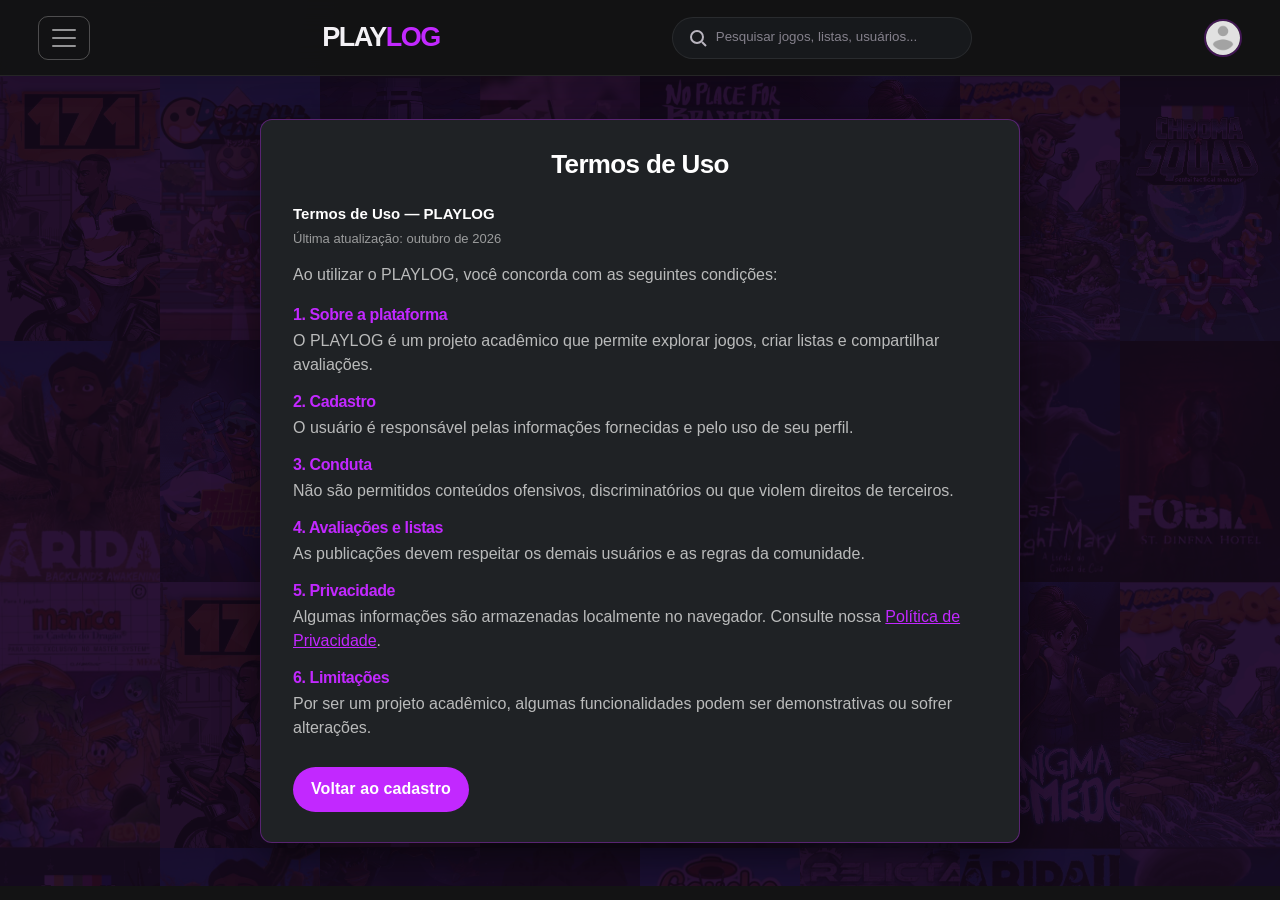
<file: termos.html>
<!DOCTYPE html>
<html lang="pt-br">
<head>
  <meta charset="UTF-8">
  <meta name="viewport" content="width=device-width, initial-scale=1.0">
  <title>PlayLog - Termos de Uso</title>
  <link rel="stylesheet" href="vendor/bootstrap/bootstrap.min.css">
  <link rel="stylesheet" href="css/style.css">
</head>
<body class="auth-shell legal-page">
  <header class="topbar navbar navbar-dark">
    <button class="navbar-toggler" type="button" data-bs-toggle="offcanvas" data-bs-target="#menuLateral" aria-controls="menuLateral" aria-label="Abrir menu de navegação">
      <span class="navbar-toggler-icon"></span>
    </button>

    <a href="index.html" class="brand">
      <span class="brand-name">Play<span class="brand-accent">Log</span></span>
    </a>

    <form class="search-box" id="buscaTopo" role="search">
      <svg viewBox="0 0 20 20" class="icon" aria-hidden="true"><circle cx="9" cy="9" r="6" fill="none" stroke="currentColor" stroke-width="2"/><line x1="14" y1="14" x2="18" y2="18" stroke="currentColor" stroke-width="2"/></svg>
      <label for="campoBuscaTopo" class="visually-hidden">Pesquisar jogos</label>
      <input type="search" id="campoBuscaTopo" placeholder="Pesquisar jogos, listas, usuários...">
    </form>

    <div class="topbar-icons">
      <a href="perfil.html" class="topbar-avatar-link" aria-label="Meu perfil"><img src="assets/avatar_placeholder.png" alt="Avatar de Jogador123" class="topbar-avatar"></a>
    </div>
  </header>

    <aside class="sidebar-left offcanvas offcanvas-start" tabindex="-1" id="menuLateral" aria-labelledby="menuLateralTitulo">
    <div class="offcanvas-header">
      <h2 class="offcanvas-title" id="menuLateralTitulo">Menu</h2>
      <button type="button" class="btn-close btn-close-white" data-bs-dismiss="offcanvas" aria-label="Fechar menu"></button>
    </div>
    <div class="offcanvas-body">
      <nav aria-label="Menu lateral">
        <ul>
          <li><a href="index.html">
            <svg viewBox="0 0 24 24" class="icon" aria-hidden="true"><path d="M4 11 L12 4 L20 11 V20 H4 Z" fill="none" stroke="currentColor" stroke-width="2"/></svg>
            Início
          </a></li>
          <li><a href="jogos.html">
            <svg viewBox="0 0 24 24" class="icon" aria-hidden="true"><rect x="3" y="9" width="18" height="8" rx="4" fill="none" stroke="currentColor" stroke-width="2"/><circle cx="8" cy="13" r="1.4" fill="currentColor"/><circle cx="16" cy="13" r="1.4" fill="currentColor"/></svg>
            Jogos
          </a></li>
          <li><a href="listas.html">
            <svg viewBox="0 0 24 24" class="icon" aria-hidden="true"><rect x="4" y="5" width="16" height="3" rx="1" fill="currentColor"/><rect x="4" y="10.5" width="16" height="3" rx="1" fill="currentColor"/><rect x="4" y="16" width="16" height="3" rx="1" fill="currentColor"/></svg>
            Listas
          </a></li>
          <li><a href="atividade.html">
            <svg viewBox="0 0 24 24" class="icon" aria-hidden="true"><path d="M13 3 L5 13 h6 l-1 8 8 -11 h-6 Z" fill="currentColor"/></svg>
            Atividade
          </a></li>
          <li><a href="perfil.html">
            <svg viewBox="0 0 24 24" class="icon" aria-hidden="true"><circle cx="12" cy="8" r="3.5" fill="none" stroke="currentColor" stroke-width="2"/><path d="M5 20 a7 7 0 0 1 14 0" fill="none" stroke="currentColor" stroke-width="2"/></svg>
            Perfil
          </a></li>
          <li><a href="cadastro.html">
            <svg viewBox="0 0 24 24" class="icon" aria-hidden="true"><circle cx="12" cy="9" r="3.5" fill="none" stroke="currentColor" stroke-width="2"/><path d="M5 20 a7 7 0 0 1 14 0" fill="none" stroke="currentColor" stroke-width="2"/></svg>
            Cadastro
          </a></li>
          <li><a href="sobre.html">
            <svg viewBox="0 0 24 24" class="icon" aria-hidden="true"><circle cx="12" cy="12" r="9" fill="none" stroke="currentColor" stroke-width="2"/><path d="M12 11 v5 M12 8 v0.5" fill="none" stroke="currentColor" stroke-width="2" stroke-linecap="round"/></svg>
            Sobre
          </a></li>
        </ul>
      </nav>
      <div class="side-promo">
        <img src="assets/controller.png" alt="" class="side-promo-image">
        <h2>Descubra. Jogue. Compartilhe.</h2>
        <p>Mais que um catálogo, uma comunidade de jogadores.</p>
        <a href="cadastro.html" class="cta-button">Saiba mais</a>
      </div>
    </div>
  </aside>


  <main class="auth-main legal-main" id="conteudo">
    <div class="auth-backdrop" aria-hidden="true">
      <div class="cover-collage">
        <img src="assets/171_cover.jpg" alt="">
        <img src="assets/dodgeball_cover.jpeg" alt="">
        <img src="assets/unsighted_cover.jpeg" alt="">
        <img src="assets/9kings_cover.jpeg" alt="">
        <img src="assets/no_place_for_bravery_cover.jpeg" alt="">
        <img src="assets/enigma_do_medo_cover.jpg" alt="">
        <img src="assets/em_busca_dos_tesouros_cover.jpeg" alt="">
        <img src="assets/chroma_squad_cover.jpeg" alt="">
        <img src="assets/arida_cover.jpeg" alt="">
        <img src="assets/relic_hunters_cover.jpeg" alt="">
        <img src="assets/dandara_cover.jpeg" alt="">
        <img src="assets/gaucho_cover.jpeg" alt="">
        <img src="assets/relicta_cover.jpeg" alt="">
        <img src="assets/arida2_cover.jpeg" alt="">
        <img src="assets/the_last_night_mary_cover.jpeg" alt="">
        <img src="assets/fobia_cover.jpg" alt="">
        <img src="assets/monica_cover.jpeg" alt="">
        <img src="assets/171_cover.jpg" alt="">
        <img src="assets/dodgeball_cover.jpeg" alt="">
        <img src="assets/unsighted_cover.jpeg" alt="">
        <img src="assets/9kings_cover.jpeg" alt="">
        <img src="assets/no_place_for_bravery_cover.jpeg" alt="">
        <img src="assets/enigma_do_medo_cover.jpg" alt="">
        <img src="assets/em_busca_dos_tesouros_cover.jpeg" alt="">
        <img src="assets/chroma_squad_cover.jpeg" alt="">
        <img src="assets/arida_cover.jpeg" alt="">
        <img src="assets/relic_hunters_cover.jpeg" alt="">
        <img src="assets/dandara_cover.jpeg" alt="">
        <img src="assets/gaucho_cover.jpeg" alt="">
        <img src="assets/relicta_cover.jpeg" alt="">
        <img src="assets/arida2_cover.jpeg" alt="">
        <img src="assets/the_last_night_mary_cover.jpeg" alt="">
      </div>
    </div>

    <article class="legal-card" aria-labelledby="legal-titulo">
      <h1 id="legal-titulo">Termos de Uso</h1>
      <p class="legal-document-title">Termos de Uso — PLAYLOG</p>
      <p class="legal-updated">Última atualização: outubro de 2026</p>
      <p class="legal-intro">Ao utilizar o PLAYLOG, você concorda com as seguintes condições:</p>
        <section class="legal-section"><h2>1. Sobre a plataforma</h2><p>O PLAYLOG é um projeto acadêmico que permite explorar jogos, criar listas e compartilhar avaliações.</p></section>
        <section class="legal-section"><h2>2. Cadastro</h2><p>O usuário é responsável pelas informações fornecidas e pelo uso de seu perfil.</p></section>
        <section class="legal-section"><h2>3. Conduta</h2><p>Não são permitidos conteúdos ofensivos, discriminatórios ou que violem direitos de terceiros.</p></section>
        <section class="legal-section"><h2>4. Avaliações e listas</h2><p>As publicações devem respeitar os demais usuários e as regras da comunidade.</p></section>
        <section class="legal-section"><h2>5. Privacidade</h2><p>Algumas informações são armazenadas localmente no navegador. Consulte nossa <a href="privacidade.html">Política de Privacidade</a>.</p></section>
        <section class="legal-section"><h2>6. Limitações</h2><p>Por ser um projeto acadêmico, algumas funcionalidades podem ser demonstrativas ou sofrer alterações.</p></section>
      <a class="legal-back" href="cadastro.html">Voltar ao cadastro</a>
    </article>
  </main>
  <footer class="site-footer">
    <p>PlayLog &mdash; site feito para fins educacionais em 2026.</p>

    <p class="footer-links"><a href="mapa.html">Mapa do site</a> &middot; <a href="sobre.html">Sobre</a></p>

    <p class="creditos">
      Arthur Danta Gonzales Felix &ndash; RM 576865<br>
      Daniela Peres Marques Silveira &ndash; RM 575882<br>
      Fabien Jean Benjamin Grolleau Lucena &ndash; RM 576715<br>
      Pedro de Azevedo Melo Goncalves &ndash; RM 576401<br>
      Vitor de Oliveira Rosas &ndash; RM 576045
    </p>
  </footer>


  <script src="vendor/bootstrap/bootstrap.bundle.min.js"></script>
</body>
</html>
</file>
<file: css/style.css>
* {
  margin: 0;
  padding: 0;
  box-sizing: border-box;
}
:root {
  --roxo: #C228FF;
  --verde: #59FF00;
  --fundo: #131314;
  --fundo-painel: #1F2225;
  --texto: #BABBBB;
  /* aliases para os nomes usados nos SVGs inline do HTML */ 
  --color-purple: var(--roxo);
  --color-panel: var(--fundo-painel);
  --color-ink: var(--fundo);
}
body {
  background-color: var(--fundo);
  color: var(--texto);
  font-family: Arial, sans-serif;
}
.icon {
  width: 20px;
  height: 20px;
}
.topbar {
  display: flex;
  align-items: center;
  justify-content: space-between;
  gap: 24px;
  padding: 16px 24px;
  background-color: var(--fundo);
}
.topbar-avatar {
  width: 32px;
  height: 32px;
  border-radius: 50%;
  object-fit: cover;
}
.top-nav ul {
  display: flex;
  gap: 20px;
  list-style: none;
}
.app-body {
  display: flex;
  gap: 24px;
  padding: 24px;
}

.sidebar-left {
  width: 220px;
}

.sidebar-right {
  width: 280px;
}

.feed {
  flex: 1;
}
.game-grid {
  display: grid;
  grid-template-columns: repeat(4, 1fr);
  gap: 16px;
}

.game-card img {
  width: 100%;
  aspect-ratio: 3 / 4;
  object-fit: cover;
  border-radius: 8px;
}
.activity-list {
  list-style: none;
  display: flex;
  flex-direction: row;
  flex-wrap: wrap;
  gap: 16px;
}

.activity-card {
  display: flex;
  flex-direction: column;
  flex: 1;
  min-width: 260px;
  gap: 16px;
  background-color: var(--fundo-painel);
  padding: 16px;
  border-radius: 8px;
}

.activity-avatar {
  width: 32px;
  height: 32px;
  border-radius: 50%;
  object-fit: cover;
}
.activity-cover {
  width: 120px;
  height: 120px;
  object-fit: cover;
  border-radius: 8px;
}
.side-promo,
.panel {
  background-color: var(--fundo-painel);
  padding: 16px;
  border-radius: 8px;
  margin-bottom: 16px;
}
.side-promo-image {
  width: 48px;
  height: 48px;
  object-fit: contain;
  margin-bottom: 12px;
}
a {
  color: inherit;
  text-decoration: none;
}
.side-promo h2 {
  font-size: 20px;
  line-height: 1.3;
  margin-bottom: 8px;
}
.side-promo p {
  font-size: 14px;
  margin-bottom: 16px;
}
.side-promo .cta-button {
  padding: 6px 14px;
  font-size: 14px;
}
.sidebar-left nav ul {
  list-style: none;
}
.top-nav .active {
  color: var(--roxo);
  font-weight: 600;
}
.sidebar-left nav a {
  display: flex;
  align-items: center;
  gap: 12px;
  padding: 8px 12px;
  border-radius: 8px;
}
.sidebar-left .active {
  background-color: var(--roxo);
  color: var(--fundo);
}
.cta-button {
  display: inline-block;
  border: 1px solid var(--roxo);
  background-color: transparent;
  color: var(--roxo);
  padding: 8px 16px;
  border-radius: 20px;
  font-weight: 600;
}
.cta-solid {
  background-color: var(--verde);
  color: var(--fundo);
  border: none;
}

.welcome-banner {
  background: linear-gradient(135deg, var(--roxo), var(--fundo));
  padding: 24px;
  border-radius: 8px;
  margin-bottom: 24px;
}
button {
  border: none;
  background: none;
  cursor: pointer;
  color: inherit;
}
.brand-name {
  font-size: 24px;
  font-weight: 700;
  text-transform: uppercase;
}
.brand-accent {
  color: var(--roxo);
}
.profile-avatar {
  width: 56px;
  height: 56px;
  border-radius: 50%;
  object-fit: cover;
}
.profile-head {
  display: flex;
  align-items: center;
  gap: 12px;
  margin-bottom: 16px;
}
.profile-stats {
  display: flex;
  justify-content: space-between;
  text-align: center;
  margin-bottom: 16px;
}
.profile-stats div {
  display: flex;
  flex-direction: column;
  flex: 1;
}
.panel-title-row {
  display: flex;
  justify-content: space-between;
  align-items: center;
  margin-bottom: 12px;
}
.tag-list {
  list-style: none;
  display: flex;
  flex-wrap: wrap;
  gap: 8px;
}
.tag-list li {
  border: 1px solid var(--roxo);
  color: var(--roxo);
  padding: 4px 12px;
  border-radius: 20px;
  font-size: 14px;
}
.friend-list {
  list-style: none;
  display: flex;
  flex-direction: column;
  gap: 12px;
}
.friend-list li {
  display: flex;
  align-items: center;
  gap: 10px;
}
.friend-avatar {
  width: 36px;
  height: 36px;
  border-radius: 50%;
  object-fit: cover;
}
.friend-status {
  display: block;
  font-size: 13px;
  opacity: 0.7;
}
.hashtag-list {
  list-style: none;
}

.hashtag-list li {
  color: var(--roxo);
  margin-bottom: 6px;
}
.profile-quote {
  background-color: var(--fundo);
  padding: 8px 12px;
  border-radius: 8px;
  font-size: 14px;
  font-style: italic;
  margin-bottom: 16px;
}
.topbar-icons {
  display: flex;
  align-items: center;
  gap: 16px;
}
.panel-edit-link {
  color: var(--roxo);
  font-weight: 600;
  font-size: 14px;
  white-space: nowrap;
}
.panel-title-row .panel-edit-link::after {
  content: " →";
}
.catalog-header {
  margin-bottom: 24px;
}
.catalog-header h1 {
  margin-bottom: 16px;
}
.catalog-toolbar {
  display: flex;
  align-items: center;
  gap: 16px;
  margin-bottom: 16px;
}
.search-box-wide {
  flex: 1;
}
.search-box {
  display: flex;
  align-items: center;
  gap: 8px;
  background-color: var(--fundo-painel);
  border: 1px solid var(--fundo-painel);
  border-radius: 8px;
  padding: 8px 12px;
}

.search-box input {
  background: none;
  border: none;
  outline: none;
  color: var(--texto);
  width: 100%;
  font-family: inherit;
}
.filter-button {
  display: flex;
  align-items: center;
  gap: 8px;
  border: 1px solid var(--fundo-painel);
  background-color: var(--fundo-painel);
  color: var(--texto);
  padding: 8px 16px;
  border-radius: 8px;
  font-weight: 600;
  white-space: nowrap;
}
.genre-tabs {
  display: flex;
  flex-wrap: wrap;
  gap: 8px;
}

.genre-tab {
  border: none;
  background-color: transparent;
  color: var(--texto);
  padding: 6px 16px;
  border-radius: 20px;
  font-weight: 600;
  font-size: 14px;
}
.genre-tab.active {
  background-color: var(--roxo);
  color: white;
}
.catalog-grid {
  display: grid;
  grid-template-columns: repeat(4, 1fr);
  gap: 24px 16px;
}
.game-tags {
  display: flex;
  flex-wrap: wrap;
  gap: 6px;
  margin-top: 8px;
}
.game-tags span {
  background-color: var(--fundo-painel);
  color: var(--texto);
  padding: 2px 10px;
  border-radius: 12px;
  font-size: 12px;
}
.page-header {
  display: flex;
  justify-content: space-between;
  align-items: flex-start;
  margin-bottom: 24px;
}
.dropdown-button {
  display: flex;
  align-items: center;
  gap: 8px;
  background-color: var(--fundo-painel);
  border: none;
  color: var(--texto);
  padding: 8px 16px;
  border-radius: 8px;
  font-weight: 600;
  white-space: nowrap;
}
.stat-cards {
  display: grid;
  grid-template-columns: repeat(4, 1fr);
  gap: 16px;
  margin-bottom: 24px;
}

.stat-card {
  display: flex;
  align-items: center;
  gap: 12px;
  background-color: var(--fundo-painel);
  padding: 16px;
  border-radius: 8px;
}
.stat-icon {
  display: flex;
  align-items: center;
  justify-content: center;
  width: 40px;
  height: 40px;
  background-color: var(--fundo);
  border-radius: 8px;
  color: var(--roxo);
}
.stat-cards .stat-card:nth-child(3) .stat-icon {
  color: gold;
}
.stat-cards .stat-card:nth-child(4) .stat-icon {
  color: var(--verde);
}
.stat-value {
  display: block;
  font-size: 20px;
  font-weight: 700;
}
.stat-label {
  display: block;
  font-size: 13px;
  color: var(--texto);
  opacity: 0.7;
}
.chart-header {
  display: flex;
  justify-content: space-between;
  align-items: center;
  margin-bottom: 16px;
}
.chart-toggle {
  display: flex;
  gap: 8px;
}
.chart-toggle-btn {
  border: none;
  background-color: var(--fundo);
  color: var(--texto);
  padding: 6px 14px;
  border-radius: 6px;
  font-weight: 600;
  font-size: 14px;
}
.chart-toggle-btn.active {
  background-color: var(--roxo);
  color: white;
}
.bar-chart {
  display: flex;
  gap: 12px;
}
.bar-chart-axis {
  display: flex;
  flex-direction: column;
  justify-content: space-between;
  height: 200px;
  font-size: 12px;
  opacity: 0.6;
}
.bar-chart-plot {
  display: flex;
  align-items: flex-end;
  gap: 12px;
  flex: 1;
  height: 200px;
}
.bar-chart-col {
  display: flex;
  flex-direction: column;
  align-items: center;
  justify-content: flex-end;
  height: 100%;
  flex: 1;
}
.bar {
  width: 100%;
  max-width: 20px;
  background-color: var(--roxo);
  border-radius: 4px 4px 0 0;
}
.bar-chart-day {
  margin-top: 16px;
  font-size: 11px;
  opacity: 0.6;
  white-space: nowrap;
}
.chart-caption {
  margin-top: 12px;
  font-size: 12px;
  opacity: 0.5;
}
.section-header-row {
  display: flex;
  justify-content: space-between;
  align-items: center;
  margin-bottom: 16px;
}
.recent-list {
  list-style: none;
  display: flex;
  flex-direction: column;
  gap: 12px;
}
.recent-item {
  display: flex;
  align-items: center;
  gap: 12px;
}
.recent-thumb {
  width: 40px;
  height: 40px;
  object-fit: cover;
  border-radius: 6px;
}
.recent-main {
  flex: 1;
}
.recent-title {
  display: flex;
  align-items: center;
  gap: 6px;
  font-weight: 600;
}
.dot-icon {
  width: 14px;
  height: 14px;
}
.recent-desc {
  font-size: 13px;
  opacity: 0.7;
}
.recent-time {
  font-size: 13px;
  opacity: 0.6;
  white-space: nowrap;
}
.friends-activity-row {
  display: flex;
  gap: 16px;
}
.friends-activity-card {
  display: flex;
  align-items: center;
  gap: 10px;
  background-color: var(--fundo-painel);
  padding: 12px 16px;
  border-radius: 8px;
  flex: 1;
}
.friends-activity-card .friend-name {
  display: flex;
  align-items: center;
  gap: 6px;
  font-weight: 600;
}
.status-dot {
  width: 8px;
  height: 8px;
  border-radius: 50%;
  background-color: var(--verde);
  display: inline-block;
}
@media (max-width: 768px) {
  .app-body {
    flex-direction: column;
  }
  .profile-tabs {
    overflow-x: auto;
  }
  .bar-chart-plot {
    overflow-x: auto;
  }
  .bar-chart-col {
    flex: 0 0 30px;
  }
  .sidebar-left,
  .sidebar-right {
    width: 100%;
  
  }
  .game-grid,
  .catalog-grid,
  .stat-cards {
    grid-template-columns: repeat(2, 1fr);
  }
  .friends-activity-row {
    flex-direction: column;
  }
  .topbar {
    flex-wrap: wrap;
  }
  .search-box {
    width: 100%;
  }
}
.success-page {
  display: flex;
  flex-direction: column;
  align-items: center;
  justify-content: center;
  min-height: calc(100vh - 70px);
  text-align: center;
  gap: 12px;
}

.success-page h1 {
  color: var(--verde);
  font-size: 32px;
}

.success-page p {
  color: var(--texto);
  font-size: 16px;
}

.success-page a {
  margin-top: 12px;
  display: inline-block;
  background-color: var(--roxo);
  color: white;
  padding: 10px 20px;
  border-radius: 20px;
  font-weight: 600;
}
.auth-shell {
  min-height: 100vh;
}
.auth-main {
  position: relative;
  min-height: calc(100vh - 70px);
  display: flex;
  align-items: center;
  justify-content: center;
  overflow: hidden;
  padding: 16px;
}
.auth-backdrop {
  position: absolute;
  inset: 0;
  z-index: 0;
  background-color: var(--roxo);
}
.cover-collage {
  display: grid;
  grid-template-columns: repeat(8, 1fr);
  grid-template-rows: repeat(4, 1fr);
  height: 100%;
}
.cover-collage img {
  width: 100%;
  height: 100%;
  object-fit: cover;
  opacity: 0.8;
  mix-blend-mode: multiply;
}
.auth-card {
  position: relative;
  z-index: 1;
  background-color: var(--fundo-painel);
  padding: 32px;
  border-radius: 12px;
  width: 100%;
  max-width: 420px;
  text-align: center;
}
.auth-card h1 {
  font-size: 28px;
  margin-bottom: 8px;
}
.auth-subtitle {
  font-size: 14px;
  margin-bottom: 24px;
}
.auth-form {
  text-align: left;
}
.form-field {
  margin-bottom: 16px;
}
.form-field label {
  display: block;
  margin-bottom: 6px;
  font-size: 14px;
}
.form-field input {
  width: 100%;
  padding: 10px 12px;
  border-radius: 12px;
  border: none;
  background-color: var(--texto);
  color: var(--fundo);
}
.checkbox-row {
  display: flex;
  align-items: flex-start;
  gap: 8px;
  font-size: 13px;
  margin-bottom: 20px;
}
.checkbox-row a {
  color: var(--roxo);
  font-weight: 600;
}
.auth-submit {
  width: 100%;
  background-color: var(--roxo);
  color: white;
  padding: 12px;
  border-radius: 20px;
  font-weight: 700;
  font-size: 16px;
}
.auth-divider {
  position: relative;
  text-align: center;
  border-top: 1px solid var(--fundo);
  margin: 24px 0 16px;
}
.auth-divider span {
  position: relative;
  top: -10px;
  background-color: var(--fundo-painel);
  padding: 0 10px;
  font-size: 13px;
}
.auth-social-row {
  display: flex;
  justify-content: center;
  gap: 16px;
  margin-bottom: 20px;
}
.social-button {
  width: 44px;
  height: 44px;
  border-radius: 50%;
  background-color: white;
  display: flex;
  align-items: center;
  justify-content: center;
}
.social-button img {
  width: 22px;
  height: 22px;
}
.auth-footer-link {
  font-size: 14px;
}
.auth-footer-link a {
  color: var(--roxo);
  font-weight: 600;
}
.checkbox-row input[type="checkbox"] {
  accent-color: var(--roxo);
}
.profile-header {
  display: flex;
  gap: 24px;
  align-items: flex-start;
}
.profile-photo-wrap {
  position: relative;
  flex-shrink: 0;
}
.profile-photo {
  width: 140px;
  height: 140px;
  object-fit: cover;
  border-radius: 12px;
}
.profile-photo-edit {
  position: absolute;
  bottom: -6px;
  right: -6px;
  background-color: var(--roxo);
  color: white;
  width: 28px;
  height: 28px;
  border-radius: 50%;
  display: flex;
  align-items: center;
  justify-content: center;
}
.profile-header-info {
  flex: 1;
}
.profile-header-top {
  display: flex;
  justify-content: space-between;
  align-items: flex-start;
  margin-bottom: 16px;
}
.profile-handle {
  opacity: 0.7;
  margin-bottom: 4px;
}
.profile-quote-inline {
  font-style: italic;
  font-size: 14px;
}
.profile-stat-bar {
  display: flex;
  align-items: center;
  justify-content: space-around;
  background-color: var(--fundo);
  border-radius: 8px;
  padding: 16px;
}
.profile-stat-item {
  display: flex;
  flex-direction: column;
  align-items: center;
  text-align: center;
}
.profile-stat-item strong {
  font-size: 20px;
}
.profile-stat-item span {
  font-size: 13px;
  opacity: 0.7;
}
.stat-divider {
  width: 1px;
  height: 32px;
  background-color: var(--texto);
  opacity: 0.2;
}
.profile-tabs {
  display: flex;
  gap: 24px;
  border-bottom: 1px solid var(--fundo-painel);
  margin-bottom: 24px;
}
.profile-tab {
  padding-bottom: 12px;
  font-weight: 600;
  opacity: 0.7;
  border-bottom: 2px solid transparent;
}
.profile-tab.active {
  color: var(--roxo);
  opacity: 1;
  border-bottom-color: var(--roxo);
}
.favorite-game-card {
  display: flex;
  align-items: center;
  gap: 16px;
  background-color: var(--fundo-painel);
  padding: 16px;
  border-radius: 8px;
  position: relative;
}
.favorite-game-cover {
  width: 80px;
  height: 110px;
  object-fit: cover;
  border-radius: 6px;
  flex-shrink: 0;
}
.favorite-game-info .rating {
  color: gold;
  font-size: 14px;
  margin: 4px 0;
}
.favorite-game-info .favorite-game-quote {
  font-size: 14px;
  font-style: italic;
  opacity: 0.8;
}
.favorite-badge {
  position: absolute;
  top: 16px;
  right: 16px;
  display: flex;
  align-items: center;
  gap: 4px;
  font-size: 13px;
  color: var(--roxo);
}
.favorite-badge .icon {
  width: 16px;
  height: 16px;
}
.recent-games-row {
  display: flex;
  gap: 16px;
}
.recent-game-item {
  width: 120px;
}
.recent-game-item img {
  width: 100%;
  aspect-ratio: 3 / 4;
  object-fit: cover;
  border-radius: 8px;
  margin-bottom: 8px;
}
.recent-game-item h4 {
  font-size: 14px;
  margin-bottom: 2px;
}
.recent-game-item p {
  font-size: 12px;
  opacity: 0.6;
}
.site-footer {
  padding: 24px;
  border-top: 1px solid var(--fundo-painel);
  text-align: center;
  font-size: 13px;
  opacity: 0.7;
}
.site-footer .creditos {
  margin-top: 8px;
  line-height: 1.6;
}
@media (max-width: 768px) {
  /* ...regras que já existem continuam aqui... */

  .profile-header {
    flex-direction: column;
  }
  .profile-header-top {
    flex-direction: column;
    align-items: flex-start;
    gap: 12px;
  }
  .profile-stat-bar {
    flex-wrap: wrap;
    gap: 16px;
  }
  .stat-divider {
    display: none;
  }
}
.game-meta {
  margin-top: 8px;
}
.game-meta p {
  font-size: 12px;
  opacity: 0.6;
  margin-bottom: 2px;
}
.game-table-section {
  margin-top: 32px;
}
.game-table {
  width: 100%;
  border-collapse: collapse;
  margin-top: 16px;
}
.game-table th,
.game-table td {
  text-align: left;
  padding: 10px 12px;
  border-bottom: 1px solid var(--fundo-painel);
  font-size: 14px;
}
.game-table th {
  color: var(--roxo);
  font-weight: 600;
}
.about-main {
  min-height: calc(100vh - 70px);
  display: flex;
  justify-content: center;
  padding: 48px 24px;
}
.about-content {
  max-width: 700px;
}
.about-content h1 {
  font-size: 32px;
  text-align: center;
  margin-bottom: 32px;
}
.about-content section {
  margin-bottom: 24px;
}
.about-content h2 {
  color: var(--roxo);
  font-size: 18px;
  margin-bottom: 8px;
}
.about-content p {
  line-height: 1.6;
}
.about-tagline {
  text-align: center;
  color: var(--verde);
  font-weight: 700;
  font-size: 18px;
  margin-top: 32px;
}
.my-lists-grid {
  display: grid;
  grid-template-columns: repeat(3, 1fr);
  gap: 16px;
  margin-bottom: 16px;
}
.list-card {
  background-color: var(--fundo-painel);
  padding: 16px;
  border-radius: 8px;
}
.list-card-header {
  display: flex;
  align-items: center;
  gap: 12px;
  margin-bottom: 12px;
}
.list-card-title {
  flex: 1;
}
.list-card-title p {
  font-size: 13px;
  opacity: 0.7;
}
.list-card-menu {
  font-size: 20px;
  color: var(--texto);
}
.list-card-covers {
  display: grid;
  grid-template-columns: repeat(4, 1fr);
  gap: 6px;
}
.list-card-covers img {
  width: 100%;
  aspect-ratio: 1;
  object-fit: cover;
  border-radius: 6px;
}
.new-list-button {
  background-color: var(--roxo);
  color: white;
  padding: 10px 20px;
  border-radius: 20px;
  font-weight: 600;
}
.popular-lists {
  display: flex;
  flex-direction: column;
  gap: 16px;
}
.popular-list {
  display: flex;
  align-items: center;
  gap: 16px;
  background-color: var(--fundo-painel);
  padding: 16px;
  border-radius: 8px;
}
.popular-list-covers {
  display: grid;
  grid-template-columns: repeat(2, 1fr);
  gap: 4px;
  width: 80px;
  flex-shrink: 0;
}
.popular-list-covers img {
  width: 100%;
  aspect-ratio: 1;
  object-fit: cover;
  border-radius: 4px;
}
.popular-list-body {
  flex: 1;
}
.popular-list-body h3 {
  margin-bottom: 6px;
}
.popular-list-author {
  display: flex;
  align-items: center;
  gap: 6px;
  font-size: 13px;
  opacity: 0.8;
  margin-bottom: 6px;
}
.popular-list-author img {
  width: 20px;
  height: 20px;
  border-radius: 50%;
  object-fit: cover;
}
.popular-list-quote {
  font-size: 13px;
  font-style: italic;
  opacity: 0.7;
}
.popular-list-stats {
  display: flex;
  align-items: center;
  gap: 16px;
  font-size: 13px;
  opacity: 0.8;
  flex-shrink: 0;
}
@media (max-width: 700px) {
  .game-table-section {
    overflow-x: auto;
  }
  .game-table {
    min-width: 600px;
  }
}


/* =========================================================
   FASE 2 - Bootstrap 5.2.3 + JavaScript
   Tudo abaixo complementa o CSS da Fase 1 (acima, sem alteracoes).
   ========================================================= */

/* ---------- 1. compatibilidade com o Reboot do Bootstrap ----------
   O Bootstrap redefine margens, titulos e altura de linha.
   Estas regras mantem o visual definido pelo grupo na Fase 1. */
:root {
  --bs-body-bg: var(--fundo);
  --bs-body-color: var(--texto);
  --bs-body-font-family: Arial, sans-serif;
  --bs-link-color: inherit;
  --bs-link-hover-color: inherit;
  --cinza-claro: #E8E9EA;
  --vermelho: #ff6b81;
}
body { line-height: normal; font-size: 16px; }
h1, h2, h3, h4, h5, h6 { font-weight: 700; line-height: normal; margin: 0; }
h1 { font-size: 2em; }
h2 { font-size: 1.5em; }
h3 { font-size: 1.17em; }
h4 { font-size: 1em; }
h5 { font-size: 0.83em; }
h6 { font-size: 0.67em; }
p, ul, ol, dl, blockquote, figure { margin: 0; }
ul, ol { padding: 0; }
img, svg { vertical-align: baseline; }
label { display: inline; }
a:hover { color: inherit; }
button, input, select, textarea { font-size: 13.3333px; }

:focus-visible { outline: 3px solid var(--verde); outline-offset: 2px; }
.visually-hidden-focusable:focus { z-index: 2000; }
[hidden] { display: none !important; }

/* ---------- 2. botoes (btn do Bootstrap com as cores do PlayLog) ---------- */
.cta-button.btn {
  --bs-btn-color: var(--roxo);
  --bs-btn-bg: transparent;
  --bs-btn-border-color: var(--roxo);
  --bs-btn-hover-color: #fff;
  --bs-btn-hover-bg: var(--roxo);
  --bs-btn-hover-border-color: var(--roxo);
  --bs-btn-active-color: #fff;
  --bs-btn-active-bg: #a010d8;
  --bs-btn-active-border-color: #a010d8;
  --bs-btn-focus-shadow-rgb: 194, 40, 255;
  font-size: 16px;
  line-height: normal;
}
.cta-button.cta-solid.btn {
  --bs-btn-color: var(--fundo);
  --bs-btn-bg: var(--verde);
  --bs-btn-border-color: var(--verde);
  --bs-btn-hover-color: var(--fundo);
  --bs-btn-hover-bg: #7dff3a;
  --bs-btn-hover-border-color: #7dff3a;
  --bs-btn-active-color: var(--fundo);
  --bs-btn-active-bg: #46d600;
  --bs-btn-active-border-color: #46d600;
  --bs-btn-focus-shadow-rgb: 89, 255, 0;
}
.new-list-button.btn {
  --bs-btn-color: #fff; --bs-btn-bg: var(--roxo); --bs-btn-border-color: var(--roxo);
  --bs-btn-hover-color: #fff; --bs-btn-hover-bg: #a010d8; --bs-btn-hover-border-color: #a010d8;
  --bs-btn-active-color: #fff; --bs-btn-active-bg: #8a0cbd; --bs-btn-active-border-color: #8a0cbd;
  --bs-btn-focus-shadow-rgb: 194, 40, 255;
  font-size: 16px; line-height: normal;
}
.auth-submit.btn {
  --bs-btn-color: #fff; --bs-btn-bg: var(--roxo); --bs-btn-border-color: var(--roxo);
  --bs-btn-hover-color: #fff; --bs-btn-hover-bg: #a010d8; --bs-btn-hover-border-color: #a010d8;
  --bs-btn-active-color: #fff; --bs-btn-active-bg: #8a0cbd; --bs-btn-active-border-color: #8a0cbd;
  --bs-btn-focus-shadow-rgb: 194, 40, 255;
  line-height: normal;
}
.success-page a.btn {
  --bs-btn-color: #fff; --bs-btn-bg: var(--roxo); --bs-btn-border-color: var(--roxo);
  --bs-btn-hover-color: #fff; --bs-btn-hover-bg: #a010d8; --bs-btn-hover-border-color: #a010d8;
  --bs-btn-active-color: #fff; --bs-btn-active-bg: #8a0cbd; --bs-btn-active-border-color: #8a0cbd;
  font-size: 16px; line-height: normal;
}
.btn-perigo { background: #dc3545; color: #fff; border-radius: 20px; padding: 8px 16px; font-weight: 600; font-size: 16px; }
.btn-perigo:hover { background: #b02a37; color: #fff; }
.detalhes-btn.btn { width: 100%; margin-top: 12px; padding: 6px 12px; font-size: 14px; }
.panel-edit-link:hover, .checkbox-row a:hover, .auth-footer-link a:hover { color: var(--roxo); text-decoration: underline; }
.sidebar-left .active:hover { color: var(--fundo); }

/* ---------- 3. topbar com navbar do Bootstrap ---------- */
.topbar.navbar { flex-wrap: nowrap; padding: 16px 24px; position: sticky; top: 0; z-index: 1030; }
.topbar .navbar-toggler { border-color: rgba(255, 255, 255, 0.25); padding: 6px 10px; }
.topbar .search-box { flex: 0 1 300px; }
.icon-button { display: inline-flex; align-items: center; padding: 4px; border-radius: 50%; }
.icon-button:hover { background-color: var(--fundo-painel); }
.topbar-avatar-link { display: inline-flex; }
.dropdown-menu-playlog {
  --bs-dropdown-bg: var(--fundo-painel);
  --bs-dropdown-color: var(--texto);
  --bs-dropdown-border-color: rgba(255, 255, 255, 0.1);
  --bs-dropdown-link-color: var(--texto);
  --bs-dropdown-link-hover-color: #fff;
  --bs-dropdown-link-hover-bg: rgba(194, 40, 255, 0.2);
  --bs-dropdown-link-active-bg: var(--roxo);
  --bs-dropdown-link-active-color: #fff;
  --bs-dropdown-header-color: var(--texto);
  --bs-dropdown-divider-bg: rgba(255, 255, 255, 0.1);
  --bs-dropdown-font-size: 14px;
  --bs-dropdown-border-radius: 8px;
  min-width: 220px;
}
.dropdown-menu-playlog .dropdown-header { font-size: 12px; text-transform: uppercase; letter-spacing: 0.06em; }
.dropdown-item { background: none; border: 0; }

/* ---------- 4. grade e menu lateral (offcanvas no mobile) ---------- */
.app-body { display: block; }
.app-body > .row { --bs-gutter-x: 24px; --bs-gutter-y: 24px; }
.sidebar-left { --bs-offcanvas-bg: var(--fundo-painel); --bs-offcanvas-color: var(--texto); --bs-offcanvas-width: 280px; }
.app-body > .row > .sidebar-right { width: 100%; }
@media (min-width: 1200px) { .app-body > .row > .sidebar-right { width: 25%; } }
@media (min-width: 992px) { .offcanvas-lg.sidebar-left { width: auto; } }
@media (max-width: 991.98px) { .offcanvas-lg.sidebar-left, .offcanvas.sidebar-left { width: var(--bs-offcanvas-width); max-width: 100%; } }
.sidebar-left .offcanvas-body { display: block; padding: 0; overflow-y: visible; }
.offcanvas.sidebar-left .offcanvas-body, .offcanvas-lg.sidebar-left .offcanvas-body { padding: 16px; }
@media (min-width: 992px) {
  .offcanvas-lg.sidebar-left .offcanvas-body { padding: 0; }
  .offcanvas-lg.sidebar-left { position: sticky; top: 90px; }
}
.sidebar-left .offcanvas-header { border-bottom: 1px solid rgba(255, 255, 255, 0.08); }
.sidebar-left nav ul { padding: 0; }
.sidebar-left .side-promo { margin-top: 16px; }
.soon-badge { margin-left: auto; font-size: 11px; color: var(--roxo); }
.sidebar-left a.soon { opacity: 0.55; }
.sidebar-left a.soon:hover { opacity: 0.8; background-color: var(--fundo-painel); }
.sidebar-left nav a:hover:not(.active) { background-color: rgba(255, 255, 255, 0.06); }
@media (max-width: 991.98px) { .app-body > .row { --bs-gutter-y: 16px; } .sidebar-col { display: contents; } }

/* ---------- 5. breadcrumb ---------- */
.breadcrumb { --bs-breadcrumb-divider-color: var(--texto); --bs-breadcrumb-item-active-color: var(--texto); --bs-breadcrumb-item-padding-x: 8px; font-size: 14px; margin-bottom: 16px; }
.breadcrumb a { color: var(--roxo); font-weight: 600; }
.breadcrumb a:hover { text-decoration: underline; }
.breadcrumb-item.active { opacity: 0.8; }

/* ---------- 6. cards ---------- */
.game-card.card, .list-card.card {
  --bs-card-bg: transparent;
  --bs-card-border-width: 0;
  --bs-card-border-radius: 8px;
  --bs-card-color: var(--texto);
  background-color: transparent;
  height: auto;
}
.list-card.card { --bs-card-bg: var(--fundo-painel); background-color: var(--fundo-painel); }
.game-card[data-detalhes] { cursor: pointer; }
.game-card[data-detalhes] img { transition: transform 0.15s; }
.game-card[data-detalhes]:hover img { transform: translateY(-3px); }
.game-card h3 { font-size: 1.17em; }
.catalog-row { margin-bottom: 8px; }
.catalog-count { font-size: 13px; opacity: 0.7; margin-bottom: 16px; }
.alert-playlog { background-color: var(--fundo-painel); color: var(--texto); border: 1px solid var(--roxo); border-radius: 8px; margin-bottom: 16px; }
.game-card .game-tags { margin-top: 8px; }
.dropdown .list-card-menu { padding: 0 8px; }

/* ---------- 7. abas do perfil (Bootstrap Tab) ---------- */
.profile-tabs.nav { flex-wrap: wrap; }
.profile-tab { font-size: 16px; font-family: inherit; }
.profile-tab:hover { opacity: 1; }
.tab-content > .tab-pane { outline: none; }
.list-group-playlog {
  --bs-list-group-bg: var(--fundo-painel);
  --bs-list-group-color: var(--texto);
  --bs-list-group-border-color: var(--fundo);
  --bs-list-group-border-radius: 8px;
}
.list-group-playlog .list-group-item { display: flex; align-items: center; gap: 12px; }
.list-group-item .recent-thumb { flex-shrink: 0; }

/* ---------- 8. formularios ---------- */
.form-field input.form-control, .form-field .form-select, .form-field textarea.form-control {
  font-size: 13.3333px;
  background-color: var(--texto);
  color: var(--fundo);
  border-radius: 12px;
  padding: 10px 12px;
  border: 2px solid transparent;
  width: 100%;
}
.form-field textarea.form-control { resize: vertical; }
.form-field input.form-control:focus, .form-field .form-select:focus, .form-field textarea.form-control:focus {
  background-color: #fff; color: var(--fundo); border-color: var(--roxo); box-shadow: 0 0 0 0.2rem rgba(194, 40, 255, 0.3);
}
.form-field input.is-invalid, .form-field .form-select.is-invalid, .form-field textarea.is-invalid { border-color: #dc3545; }
.form-field input.is-valid, .form-field .form-select.is-valid, .form-field textarea.is-valid { border-color: var(--verde); }
.invalid-feedback { color: var(--vermelho); font-size: 13px; margin-top: 4px; }
.form-field .form-control.is-invalid + .invalid-feedback,
.form-field .input-group > .is-invalid ~ .invalid-feedback,
.form-field .form-select.is-invalid + .invalid-feedback,
.checkbox-row input.is-invalid ~ .invalid-feedback { display: block; }
.form-field > .checkbox-row.is-invalid-row + .invalid-feedback { display: block; }
.form-field .form-text { color: var(--texto); font-size: 12px; margin-top: 4px; }
.form-field legend { font-size: 14px; margin-bottom: 6px; float: none; width: auto; }
.form-field { text-align: left; }
.form-field .input-group { flex-wrap: nowrap; }
.form-field .input-group > .form-control { border-top-right-radius: 0; border-bottom-right-radius: 0; }
.form-field .input-group > .form-control.is-invalid { z-index: 1; }
.mostrar-senha { background-color: var(--fundo); color: var(--texto); border: 2px solid transparent; border-radius: 0 12px 12px 0; padding: 0 14px; font-size: 13px; font-weight: 600; }
.mostrar-senha:hover { color: #fff; }
.checkbox-row .form-check-input { margin-top: 2px; flex-shrink: 0; width: 16px; height: 16px; background-color: var(--texto); border: 0; }
.checkbox-row .form-check-input:checked { background-color: var(--roxo); }
.progress-playlog { --bs-progress-bg: var(--fundo); --bs-progress-height: 6px; margin-top: 8px; }
.requisitos-senha { list-style: none; display: flex; flex-wrap: wrap; gap: 4px 14px; margin-top: 8px; font-size: 12px; opacity: 0.85; }
.requisitos-senha li.ok { color: var(--verde); }
.requisitos-senha .marca { display: inline-block; width: 12px; text-align: center; }
.auth-card .form-field label { text-align: left; }
.form-modal .form-field { margin-bottom: 16px; }
.form-modal .form-field label, .form-modal legend { display: block; font-size: 14px; margin-bottom: 6px; }
.form-modal .form-check-label { display: inline; }
.form-modal .form-check-input:checked { background-color: var(--roxo); border-color: var(--roxo); }
.form-range::-webkit-slider-thumb { background-color: var(--roxo); }
.form-range::-moz-range-thumb { background-color: var(--roxo); }
.modal-acoes { display: flex; justify-content: flex-end; gap: 12px; margin-top: 8px; }
.form-field .form-select { appearance: auto; padding-right: 12px; background-image: none; }

/* ---------- 9. modais e toasts ---------- */
.modal {
  --bs-modal-bg: var(--fundo-painel);
  --bs-modal-color: var(--texto);
  --bs-modal-border-color: rgba(255, 255, 255, 0.1);
  --bs-modal-header-border-color: rgba(255, 255, 255, 0.08);
  --bs-modal-footer-border-color: rgba(255, 255, 255, 0.08);
  --bs-modal-border-radius: 12px;
}
.modal-title { font-size: 20px; }
.modal-capa { width: 100%; aspect-ratio: 3 / 4; object-fit: cover; border-radius: 8px; }
.modal .game-table { margin-top: 16px; }
.modal .game-table th { width: 38%; color: var(--roxo); }
.modal .game-table td, .modal .game-table th { padding: 8px 4px; }
.toast {
  --bs-toast-bg: var(--fundo-painel);
  --bs-toast-color: #fff;
  --bs-toast-border-radius: 8px;
  --bs-toast-font-size: 14px;
  border-left: 5px solid var(--verde) !important;
}
.toast-aviso { border-left-color: var(--roxo) !important; }
.toast-erro { border-left-color: #dc3545 !important; }
.btn-close-white { filter: invert(1) grayscale(100%) brightness(200%); }

/* ---------- 10. rodape, mapa do site e extras ---------- */
.site-footer .footer-links { margin-top: 8px; }
.site-footer .footer-links a { color: var(--roxo); font-weight: 600; }
.site-footer .footer-links a:hover { text-decoration: underline; }
.sitemap-content { max-width: 900px; }
.sitemap-intro { margin-bottom: 24px; line-height: 1.6; }
.sitemap-list { list-style: none; display: flex; flex-direction: column; gap: 12px; }
.sitemap-list li { display: flex; flex-direction: column; }
.sitemap-list a { color: var(--roxo); font-weight: 600; }
.sitemap-list a:hover { text-decoration: underline; }
.sitemap-list span { font-size: 13px; opacity: 0.75; }
.sitemap-soon { opacity: 0.6; font-weight: 600; }
.about-content .breadcrumb { justify-content: flex-start; }
.success-page #mensagemUsuario { color: #fff; font-weight: 600; }
.auth-card .invalid-feedback { text-align: left; }
.dropdown .dropdown-menu { z-index: 1050; }
.dropdown-button, .filter-button { cursor: pointer; }
.chart-toggle-btn:hover { color: #fff; }

/* ---------- 11. responsividade extra ---------- */
@media (max-width: 767.98px) {
  .topbar.navbar { flex-wrap: wrap; padding: 12px 16px; gap: 12px; }
  .topbar .brand { margin-right: auto; }
  .topbar .search-box { order: 5; flex: 1 1 100%; width: 100%; }
  .catalog-toolbar { flex-wrap: wrap; }
  .page-header { flex-wrap: wrap; gap: 12px; }
  .profile-tabs.nav { gap: 16px; }
  .modal-acoes { flex-wrap: wrap; }
  .my-lists-grid { grid-template-columns: 1fr; }
}
@media (min-width: 768px) and (max-width: 991.98px) { .my-lists-grid { grid-template-columns: repeat(2, 1fr); } }
@media (prefers-reduced-motion: reduce) { * { transition: none !important; scroll-behavior: auto !important; } }
.soon-badge { display: none; white-space: nowrap; }
@media (min-width: 1400px) { .soon-badge { display: inline; } }
.offcanvas.show .soon-badge, .offcanvas-lg.show .soon-badge { display: inline; }

.catalog-row .game-card.card { height: 100%; }
.catalog-row .game-meta { margin-bottom: 12px; }
.catalog-row .detalhes-btn.btn { margin-top: auto; }
.app-body > .row > .feed { flex: 0 0 auto; min-width: 0; }
.new-list-button.btn { margin-bottom: 24px; margin-top: 4px; }
@media (max-width: 575.98px) {
  .popular-list { flex-wrap: wrap; }
  .popular-list-body { flex: 1 1 calc(100% - 100px); min-width: 0; }
  .popular-list-stats { width: 100%; justify-content: flex-start; }
}
.form-field .form-select.is-invalid, .form-field .form-select.is-valid { background-image: none; }
/* Espaço acima dos títulos das seções do Início */
#trending-title,
#activity-title {
  margin-top: 24px;
}

/* ---------- Matriz de atividades ---------- */

.tabela-atividade {
  --bs-table-bg: transparent;
  --bs-table-color: #f5f5f5;
  --bs-table-border-color: #39343f;
  --bs-table-hover-bg: rgba(190, 40, 255, 0.10);
  --bs-table-hover-color: #ffffff;

  margin-bottom: 0;
}

.tabela-atividade thead th {
  color: var(--color-purple);
  border-bottom: 1px solid var(--color-purple);
}

.tabela-atividade tbody td {
  color: #f5f5f5;
}

.tabela-atividade tbody tr:hover {
  box-shadow: inset 3px 0 var(--color-purple);
}

/* ---------- Card de XP e nível do perfil ---------- */

.xp-card {
  margin-top: 20px;
  margin-bottom: 24px;
  background: linear-gradient(135deg, #1F2225, #29202F);
  border: 1px solid rgba(194, 40, 255, 0.35);
}

.xp-card-header {
  display: flex;
  justify-content: space-between;
  align-items: center;
  gap: 16px;
  margin-bottom: 20px;
}

.xp-card-header h2 {
  color: var(--texto);
  font-size: 20px;
  margin-bottom: 6px;
}

.xp-subtitle {
  font-size: 13px;
  opacity: 0.7;
  margin: 0;
}

.xp-level {
  min-width: 64px;
  height: 64px;
  display: flex;
  flex-direction: column;
  align-items: center;
  justify-content: center;
  background-color: var(--roxo);
  color: white;
  border-radius: 12px;
}

.xp-level-label {
  font-size: 10px;
  font-weight: 700;
}

.xp-level strong {
  font-size: 25px;
  line-height: 1.2;
}

.xp-total {
  display: flex;
  justify-content: space-between;
  align-items: center;
  gap: 12px;
  margin-bottom: 10px;
}

.xp-total strong {
  color: var(--verde);
  font-size: 20px;
}

.xp-total span {
  font-size: 12px;
  text-align: right;
  opacity: 0.75;
}

.xp-progress-track {
  width: 100%;
  height: 12px;
  overflow: hidden;
  background-color: var(--fundo);
  border-radius: 20px;
}

.xp-progress-fill {
  width: 0%;
  height: 100%;
  background: linear-gradient(90deg, var(--roxo), var(--verde));
  border-radius: 20px;
  transition: width 0.5s ease;
}

.xp-progress-caption {
  margin-top: 8px;
  margin-bottom: 0;
  text-align: right;
  font-size: 12px;
  opacity: 0.7;
}

@media (max-width: 480px) {
  .xp-total {
    align-items: flex-start;
    flex-direction: column;
  }

  .xp-total span {
    text-align: left;
  }
}
/* PLAYLOG — páginas de Termos de Uso e Política de Privacidade.
   Classes exclusivas: não alteram as demais páginas. */
.legal-page .legal-main {
  min-height: calc(100vh - 70px);
  padding: 36px 20px;
  overflow: visible;
}
.legal-page .legal-card {
  position: relative;
  z-index: 1;
  width: min(100%, 760px);
  padding: 28px 32px;
  background: var(--fundo-painel);
  color: var(--texto);
  border: 1px solid rgba(194, 40, 255, 0.35);
  border-radius: 12px;
  box-shadow: 0 12px 40px rgba(0,0,0,0.35);
}
.legal-page .legal-card h1 {
  text-align: center;
  color: #fff;
  font-size: 26px;
  margin-bottom: 22px;
}
.legal-page .legal-document-title {
  color: #fff;
  font-weight: 700;
  font-size: 15px;
}
.legal-page .legal-updated {
  font-size: 13px;
  opacity: 0.8;
  margin: 3px 0 14px;
}
.legal-page .legal-intro {
  line-height: 1.5;
  margin-bottom: 18px;
}
.legal-page .legal-section { margin-bottom: 15px; }
.legal-page .legal-section h2 {
  font-size: 16px;
  color: var(--roxo);
  margin-bottom: 4px;
}
.legal-page .legal-section p { line-height: 1.5; }
.legal-page .legal-section a {
  color: var(--roxo);
  text-decoration: underline;
}
.legal-page .legal-back {
  display: inline-block;
  margin-top: 12px;
  padding: 10px 18px;
  border-radius: 20px;
  background: var(--roxo);
  color: #fff;
  font-weight: 700;
}
.legal-page .legal-back:hover { background: #a010d8; color: #fff; }
@media (max-width: 600px) {
  .legal-page .legal-main { padding: 20px 12px; }
  .legal-page .legal-card { padding: 22px 18px; }
  .legal-page .legal-card h1 { font-size: 23px; }
}
body.legal-page .legal-main {
  position: relative;
  display: flex;
  justify-content: center;
  align-items: center;
  min-height: calc(100vh - 90px);
  height: auto;
  padding: 36px 20px;
  overflow: hidden;
  isolation: isolate;
}

body.legal-page .auth-backdrop {
  position: absolute;
  inset: 0;
  z-index: 0;
  pointer-events: none;
}

body.legal-page .legal-card {
  display: block;
  position: relative;
  z-index: 1;
  flex: 0 1 760px;
  width: 100%;
  max-width: 760px;
  min-width: 0;
  height: auto;
  max-height: none;
  overflow: visible;
  margin: 0 auto;
  padding: 30px 32px;
  background-color: #1F2225;
  color: #BABBBB;
  border: 1px solid rgba(194, 40, 255, 0.35);
  border-radius: 12px;
  box-shadow: 0 12px 40px rgba(0, 0, 0, 0.5);
  text-align: left;
  opacity: 1;
}

body.legal-page .legal-card h1 {
  color: #fff;
  text-align: center;
  font-size: 26px;
  margin: 0 0 22px;
}

body.legal-page .legal-section h2 {
  color: #C228FF;
  font-size: 16px;
  margin-bottom: 4px;
}

body.legal-page .legal-section p,
body.legal-page .legal-intro {
  line-height: 1.5;
}

body.legal-page > .site-footer { display: none; }

@media (max-width: 600px) {
  body.legal-page .legal-main { padding: 20px 12px; }
  body.legal-page .legal-card { padding: 22px 18px; }
  body.legal-page .legal-card h1 { font-size: 23px; }
}



/* =========================================================
   PLAYLOG — REFINAMENTO VISUAL FASE 3
   Camada complementar: preserva a estrutura e os componentes
   existentes, refinando hierarquia, contraste e responsividade.
   ========================================================= */

:root {
  --roxo-hover: #d45cff;
  --roxo-soft: rgba(194, 40, 255, 0.13);
  --roxo-border: rgba(194, 40, 255, 0.28);
  --verde-soft: rgba(89, 255, 0, 0.10);
  --surface-raised: #25282d;
  --surface-deep: #17191c;
  --texto-principal: #f3f1f5;
  --texto-secundario: #b9b5bf;
  --borda-suave: rgba(255, 255, 255, 0.08);
  --sombra-card: 0 12px 30px rgba(0, 0, 0, 0.20);
  --raio-card: 14px;
}

html {
  scroll-behavior: smooth;
  color-scheme: dark;
}

body {
  min-width: 320px;
  color: var(--texto-secundario);
  background:
    radial-gradient(ellipse at 12% 0%, rgba(194, 40, 255, 0.075), transparent 34rem),
    var(--fundo);
  font-family: Inter, "Segoe UI", Roboto, Arial, sans-serif;
  line-height: 1.55;
  -webkit-font-smoothing: antialiased;
  text-rendering: optimizeLegibility;
}

h1, h2, h3, h4, h5, h6 {
  color: var(--texto-principal);
  letter-spacing: -0.025em;
}

h1 { line-height: 1.15; }
h2, h3 { line-height: 1.25; }

::selection {
  color: #fff;
  background: rgba(194, 40, 255, 0.65);
}

a {
  transition: color .18s ease, opacity .18s ease;
}

button, .btn, .cta-button, .new-list-button, .filter-button,
.dropdown-button, .genre-tab, .profile-tab {
  transition: background-color .18s ease, color .18s ease,
              border-color .18s ease, transform .18s ease,
              box-shadow .18s ease;
}

.icon { flex: 0 0 auto; }

/* Cabeçalho */
.topbar.navbar {
  min-height: 76px;
  padding: 14px clamp(16px, 3vw, 40px);
  gap: 18px;
  background: rgba(19, 19, 20, 0.94);
  border-bottom: 1px solid var(--borda-suave);
  box-shadow: 0 8px 24px rgba(0, 0, 0, 0.12);
  backdrop-filter: blur(16px);
}

.brand {
  display: inline-flex;
  align-items: center;
  flex: 0 0 auto;
}

.brand-name {
  color: var(--texto-principal);
  font-size: 27px;
  letter-spacing: -0.055em;
  line-height: 1;
}

.brand-accent { color: var(--roxo); }

.topbar .search-box {
  min-height: 42px;
  border-color: var(--borda-suave);
  background: var(--surface-deep);
  border-radius: 999px;
  padding-inline: 15px;
}

.topbar .search-box:focus-within,
.search-box:focus-within {
  border-color: var(--roxo);
  box-shadow: 0 0 0 3px rgba(194, 40, 255, 0.13);
}

.topbar .search-box input {
  min-width: 0;
  color: var(--texto-principal);
}

.topbar .search-box input::placeholder,
.search-box input::placeholder {
  color: #85818c;
}

.topbar-avatar {
  width: 38px;
  height: 38px;
  border: 2px solid var(--roxo-border);
}

.topbar .navbar-toggler {
  border-radius: 10px;
}

.topbar .navbar-toggler:focus {
  box-shadow: 0 0 0 3px rgba(194, 40, 255, .22);
}

/* Área principal e navegação */
.app-body {
  width: min(100%, 1600px);
  margin-inline: auto;
  padding: clamp(18px, 2.5vw, 36px);
}

.app-body > .row {
  --bs-gutter-x: clamp(16px, 2vw, 28px);
  --bs-gutter-y: 22px;
}

.sidebar-left nav ul { gap: 5px; }

.sidebar-left nav a {
  min-height: 44px;
  padding: 10px 13px;
  color: #c3bfca;
  font-size: 14px;
  font-weight: 600;
  border: 1px solid transparent;
  transition: background-color .18s ease, color .18s ease,
              border-color .18s ease, transform .18s ease;
}

.sidebar-left nav a .icon {
  width: 19px;
  height: 19px;
  opacity: .88;
}

.sidebar-left nav a:hover:not(.active) {
  color: #fff;
  background: rgba(255, 255, 255, .055);
  border-color: var(--borda-suave);
  transform: translateX(2px);
}

.sidebar-left .active {
  color: #fff;
  background: linear-gradient(100deg, rgba(194, 40, 255, .25), rgba(194, 40, 255, .09));
  border-color: var(--roxo-border);
  box-shadow: inset 3px 0 var(--roxo);
}

.sidebar-left .active:hover { color: #fff; }

.sidebar-left .side-promo {
  border: 1px solid var(--borda-suave);
  background: linear-gradient(145deg, #25212b, var(--fundo-painel));
}

/* Conteúdo, títulos e painéis */
.feed { min-width: 0; }

.feed > h1,
.catalog-header h1,
.page-header h1 {
  margin-bottom: 8px;
  color: var(--texto-principal);
  font-size: clamp(25px, 3vw, 34px);
  font-weight: 800;
}

.panel,
.side-promo,
.activity-card,
.stat-card,
.friends-activity-card,
.favorite-game-card,
.list-card,
.popular-list {
  border: 1px solid var(--borda-suave);
  border-radius: var(--raio-card);
  box-shadow: var(--sombra-card);
}

.panel {
  padding: clamp(16px, 2vw, 22px);
  background: linear-gradient(145deg, rgba(37, 40, 45, .98), rgba(31, 34, 37, .98));
}

.panel-title-row,
.section-header-row,
.chart-header {
  gap: 12px;
}

.panel-title-row h2,
.section-header-row h2,
.chart-header h2 {
  color: var(--texto-principal);
  font-size: 18px;
}

.breadcrumb {
  flex-wrap: wrap;
  row-gap: 4px;
}

.breadcrumb a { color: var(--roxo-hover); }

/* Banner inicial */
.welcome-banner {
  position: relative;
  isolation: isolate;
  overflow: hidden;
  min-height: 210px;
  display: flex;
  align-items: center;
  padding: clamp(24px, 4vw, 40px);
  border: 1px solid rgba(255, 255, 255, .12);
  border-radius: 18px;
  background:
    radial-gradient(circle at 88% 15%, rgba(89, 255, 0, .15), transparent 14rem),
    linear-gradient(120deg, #542071 0%, #30133f 48%, #1d1b24 100%);
  box-shadow: 0 18px 38px rgba(0, 0, 0, .25);
}

.welcome-banner::after {
  content: "";
  position: absolute;
  z-index: -1;
  width: 250px;
  height: 250px;
  right: -85px;
  bottom: -155px;
  border: 1px solid rgba(255,255,255,.12);
  border-radius: 50%;
  box-shadow: 0 0 0 24px rgba(255,255,255,.025),
              0 0 0 50px rgba(255,255,255,.02);
}

.welcome-text { max-width: 620px; }
.welcome-text h1 {
  margin: 5px 0 8px;
  font-size: clamp(28px, 4vw, 40px);
  font-weight: 800;
}
.welcome-text > p:not(.welcome-eyebrow) {
  margin-bottom: 20px;
  color: rgba(255,255,255,.78);
}
.welcome-eyebrow {
  color: #dca6f5;
  font-size: 13px;
  font-weight: 700;
  letter-spacing: .08em;
  text-transform: uppercase;
}

/* Botões e filtros */
.cta-button,
.new-list-button,
.auth-submit,
.success-page a,
.legal-page .legal-back {
  min-height: 42px;
  display: inline-flex;
  align-items: center;
  justify-content: center;
  gap: 8px;
  border-radius: 999px;
  font-weight: 700;
  letter-spacing: .005em;
}

.cta-button:hover,
.new-list-button:hover,
.auth-submit:hover,
.success-page a:hover {
  transform: translateY(-2px);
  box-shadow: 0 8px 20px rgba(194, 40, 255, .22);
}

.cta-button.cta-solid:hover {
  box-shadow: 0 8px 20px rgba(89, 255, 0, .15);
}

.filter-button,
.dropdown-button {
  min-height: 40px;
  border: 1px solid var(--borda-suave);
  background: var(--surface-raised);
}

.filter-button:hover,
.dropdown-button:hover {
  border-color: var(--roxo-border);
  background: #302638;
  color: #fff;
}

.genre-tab {
  border: 1px solid transparent;
  background: rgba(255,255,255,.035);
}
.genre-tab:hover:not(.active) {
  color: #fff;
  border-color: var(--borda-suave);
  background: rgba(255,255,255,.08);
}
.genre-tab.active {
  background: var(--roxo);
  color: #fff;
  box-shadow: 0 4px 14px rgba(194,40,255,.2);
}

/* Jogos e capas */
.game-grid,
.catalog-grid {
  align-items: start;
  gap: 22px 16px;
}

.game-card,
.game-card.card {
  min-width: 0;
}

.game-card img {
  display: block;
  overflow: hidden;
  border: 1px solid rgba(255,255,255,.09);
  border-radius: 12px;
  background: var(--surface-deep);
  box-shadow: 0 8px 18px rgba(0,0,0,.22);
  transition: transform .22s ease, box-shadow .22s ease;
}

.game-card:hover img {
  transform: translateY(-4px);
  box-shadow: 0 14px 26px rgba(0,0,0,.32), 0 0 0 1px var(--roxo-border);
}

.game-card h3,
.game-card h4 {
  margin-top: 10px;
  color: var(--texto-principal);
  font-size: 15px;
  line-height: 1.35;
}

.game-meta p { line-height: 1.45; }
.game-tags { gap: 6px; }
.game-tags span {
  border: 1px solid var(--borda-suave);
  background: rgba(255,255,255,.055);
  color: #c9c4d0;
  padding: 4px 9px;
  border-radius: 999px;
}
.rating { color: #ffd76a; }

.detalhes-btn.btn {
  border: 1px solid var(--roxo-border);
  border-radius: 999px;
  color: var(--roxo-hover);
  background: var(--roxo-soft);
  font-weight: 700;
}
.detalhes-btn.btn:hover {
  color: #fff;
  background: var(--roxo);
}

/* Atividades, listas e perfil */
.activity-card {
  background: linear-gradient(145deg, #25282d, #202226);
}
.activity-card,
.popular-list,
.favorite-game-card,
.friends-activity-card {
  transition: transform .18s ease, border-color .18s ease;
}
.activity-card:hover,
.popular-list:hover,
.favorite-game-card:hover,
.friends-activity-card:hover {
  transform: translateY(-2px);
  border-color: var(--roxo-border);
}

.activity-avatar,
.friend-avatar,
.profile-avatar {
  border: 2px solid rgba(194,40,255,.22);
}

.profile-header { gap: 22px; }
.profile-photo {
  border: 2px solid var(--roxo-border);
  box-shadow: 0 8px 24px rgba(0,0,0,.25);
}
.profile-stat-bar {
  border: 1px solid var(--borda-suave);
  background: var(--surface-deep);
}
.profile-stat-item strong { color: var(--texto-principal); }
.profile-tabs.nav {
  gap: 22px;
  border-bottom-color: var(--borda-suave);
}
.profile-tab {
  padding: 10px 2px 12px;
  color: #aaa5b2;
}
.profile-tab.active { color: var(--roxo-hover); }
.profile-tab:hover { color: #fff; }

.list-card.card,
.popular-list {
  background: linear-gradient(145deg, #25282d, #202226);
}
.list-card-covers img,
.popular-list-covers img,
.recent-game-item img {
  border: 1px solid rgba(255,255,255,.08);
  transition: transform .18s ease;
}
.list-card-covers img:hover,
.popular-list-covers img:hover,
.recent-game-item img:hover {
  transform: scale(1.035);
}
.list-card-title h3,
.popular-list-body h3 { color: var(--texto-principal); }

/* Estatísticas e gráficos */
.stat-card {
  background: linear-gradient(145deg, #282b30, #202226);
}
.stat-icon {
  flex: 0 0 42px;
  border: 1px solid var(--borda-suave);
  background: var(--surface-deep);
}
.stat-value { color: var(--texto-principal); }
.bar-chart-plot {
  border-bottom: 1px solid var(--borda-suave);
}
.bar {
  background: linear-gradient(180deg, var(--roxo-hover), #8e19c0);
  box-shadow: 0 0 14px rgba(194,40,255,.15);
}
.chart-toggle-btn {
  border: 1px solid transparent;
}
.chart-toggle-btn:hover:not(.active) {
  border-color: var(--borda-suave);
}

/* Campos de formulário */
.form-field label,
.form-modal .form-field label,
.form-modal legend {
  color: #e6e1eb;
  font-weight: 600;
}
.form-field input.form-control,
.form-field .form-select,
.form-field textarea.form-control {
  min-height: 44px;
  color: var(--texto-principal);
  background-color: #17191d;
  border: 1px solid rgba(255,255,255,.13);
  border-radius: 10px;
}
.form-field input.form-control::placeholder,
.form-field textarea.form-control::placeholder {
  color: #85808c;
}
.form-field input.form-control:focus,
.form-field .form-select:focus,
.form-field textarea.form-control:focus {
  color: #fff;
  background-color: #1b1c21;
  border-color: var(--roxo);
  box-shadow: 0 0 0 3px rgba(194,40,255,.16);
}
.form-field input.is-valid,
.form-field .form-select.is-valid,
.form-field textarea.is-valid {
  border-color: var(--verde);
}
.checkbox-row { color: #c9c4d0; }
.checkbox-row a { color: var(--roxo-hover); }

/* Autenticação, sobre e páginas institucionais */
.auth-main {
  padding: clamp(20px, 4vw, 48px);
}
.auth-backdrop {
  background: #291235;
}
.cover-collage img {
  opacity: .56;
  filter: saturate(.75);
}
.auth-card {
  max-width: 440px;
  padding: clamp(24px, 4vw, 36px);
  border: 1px solid rgba(255,255,255,.12);
  border-radius: 18px;
  background: rgba(31,34,37,.96);
  box-shadow: 0 24px 70px rgba(0,0,0,.45);
  backdrop-filter: blur(12px);
}
.auth-card h1 { color: #fff; font-size: 30px; }
.auth-subtitle { color: #bdb7c5; line-height: 1.5; }
.auth-divider { border-color: rgba(255,255,255,.12); }
.social-button {
  border: 1px solid rgba(255,255,255,.15);
  transition: transform .18s ease, box-shadow .18s ease;
}
.social-button:hover {
  transform: translateY(-2px);
  box-shadow: 0 8px 18px rgba(0,0,0,.25);
}
.about-main { padding: clamp(28px, 5vw, 60px) 24px; }
.about-content {
  width: 100%;
  max-width: 760px;
  padding: clamp(20px, 4vw, 36px);
  border: 1px solid var(--borda-suave);
  border-radius: 18px;
  background: rgba(31,34,37,.72);
}
.about-content h1 { color: #fff; }
.about-content section {
  padding-bottom: 18px;
  border-bottom: 1px solid var(--borda-suave);
}
.about-content section:last-of-type { border-bottom: 0; }
.about-content h2 { color: var(--roxo-hover); }
.about-content p { color: #c7c2cc; }

.sitemap-content { width: min(100%, 900px); }
.sitemap-list li {
  padding: 14px 16px;
  border: 1px solid var(--borda-suave);
  border-radius: 10px;
  background: var(--fundo-painel);
}
.sitemap-list a { color: var(--roxo-hover); }

.legal-page .legal-card {
  border-color: var(--roxo-border);
  background: rgba(31,34,37,.97);
}
.legal-page .legal-section h2 { color: var(--roxo-hover); }

/* Tabelas, alertas e rodapé */
.game-table th,
.game-table td {
  border-bottom-color: var(--borda-suave);
  padding: 12px;
}
.game-table tbody tr:hover { background: rgba(194,40,255,.055); }
.alert-playlog {
  border-color: var(--roxo-border);
  background: var(--roxo-soft);
}
.site-footer {
  margin-top: 28px;
  padding: 28px 20px;
  border-top: 1px solid var(--borda-suave);
  background: rgba(15,15,17,.55);
  color: #8f8998;
  line-height: 1.7;
}
.site-footer .footer-links a { color: var(--roxo-hover); }

/* Ajustes para telas menores */
@media (max-width: 991.98px) {
  .app-body { padding: 18px 16px 28px; }
  .sidebar-left.offcanvas-lg {
    background: #202126;
    border-right: 1px solid var(--borda-suave);
  }
  .sidebar-left .offcanvas-body { padding: 18px; }
  .app-body > .row > .feed { width: 100%; }
}

@media (max-width: 767.98px) {
  .topbar.navbar {
    min-height: 66px;
    gap: 10px;
  }
  .brand-name { font-size: 24px; }
  .app-body { padding: 16px 12px 24px; }
  .welcome-banner {
    min-height: 190px;
    border-radius: 14px;
  }
  .game-grid,
  .catalog-grid { gap: 18px 12px; }
  .catalog-toolbar { align-items: stretch; }
  .catalog-toolbar .filter-button,
  .catalog-toolbar .dropdown-button { flex: 0 0 auto; }
  .profile-header { align-items: center; }
  .profile-photo { width: 116px; height: 116px; }
  .favorite-game-card { align-items: flex-start; }
  .recent-games-row {
    overflow-x: auto;
    padding-bottom: 8px;
    scroll-snap-type: x proximity;
  }
  .recent-game-item { flex: 0 0 112px; scroll-snap-align: start; }
  .site-footer { padding: 24px 14px; }
}

@media (max-width: 480px) {
  .topbar.navbar { padding: 10px 12px; }
  .topbar .topbar-icons { gap: 8px; }
  .app-body > .row { --bs-gutter-y: 14px; }
  .panel { padding: 15px; }
  .welcome-banner { padding: 22px 18px; }
  .welcome-text h1 { font-size: 27px; }
  .stat-cards { gap: 10px; }
  .stat-card { gap: 9px; padding: 12px; }
  .stat-icon { width: 34px; height: 34px; flex-basis: 34px; }
  .stat-value { font-size: 18px; }
  .stat-label { font-size: 11px; }
  .profile-stat-bar { padding: 12px 8px; }
  .profile-stat-item strong { font-size: 18px; }
  .profile-stat-item span { font-size: 11px; }
  .favorite-game-cover { width: 68px; height: 96px; }
  .auth-main { padding: 16px 12px; }
  .auth-card { padding: 24px 18px; }
  .about-main { padding: 18px 12px; }
  .about-content { padding: 20px 16px; }
  .legal-page .legal-card { padding: 22px 16px; }
  .page-header { align-items: flex-start; }
}

@media (prefers-reduced-motion: reduce) {
  html { scroll-behavior: auto; }
  *, *::before, *::after {
    animation-duration: .01ms !important;
    animation-iteration-count: 1 !important;
    transition-duration: .01ms !important;
  }
}
</file>
